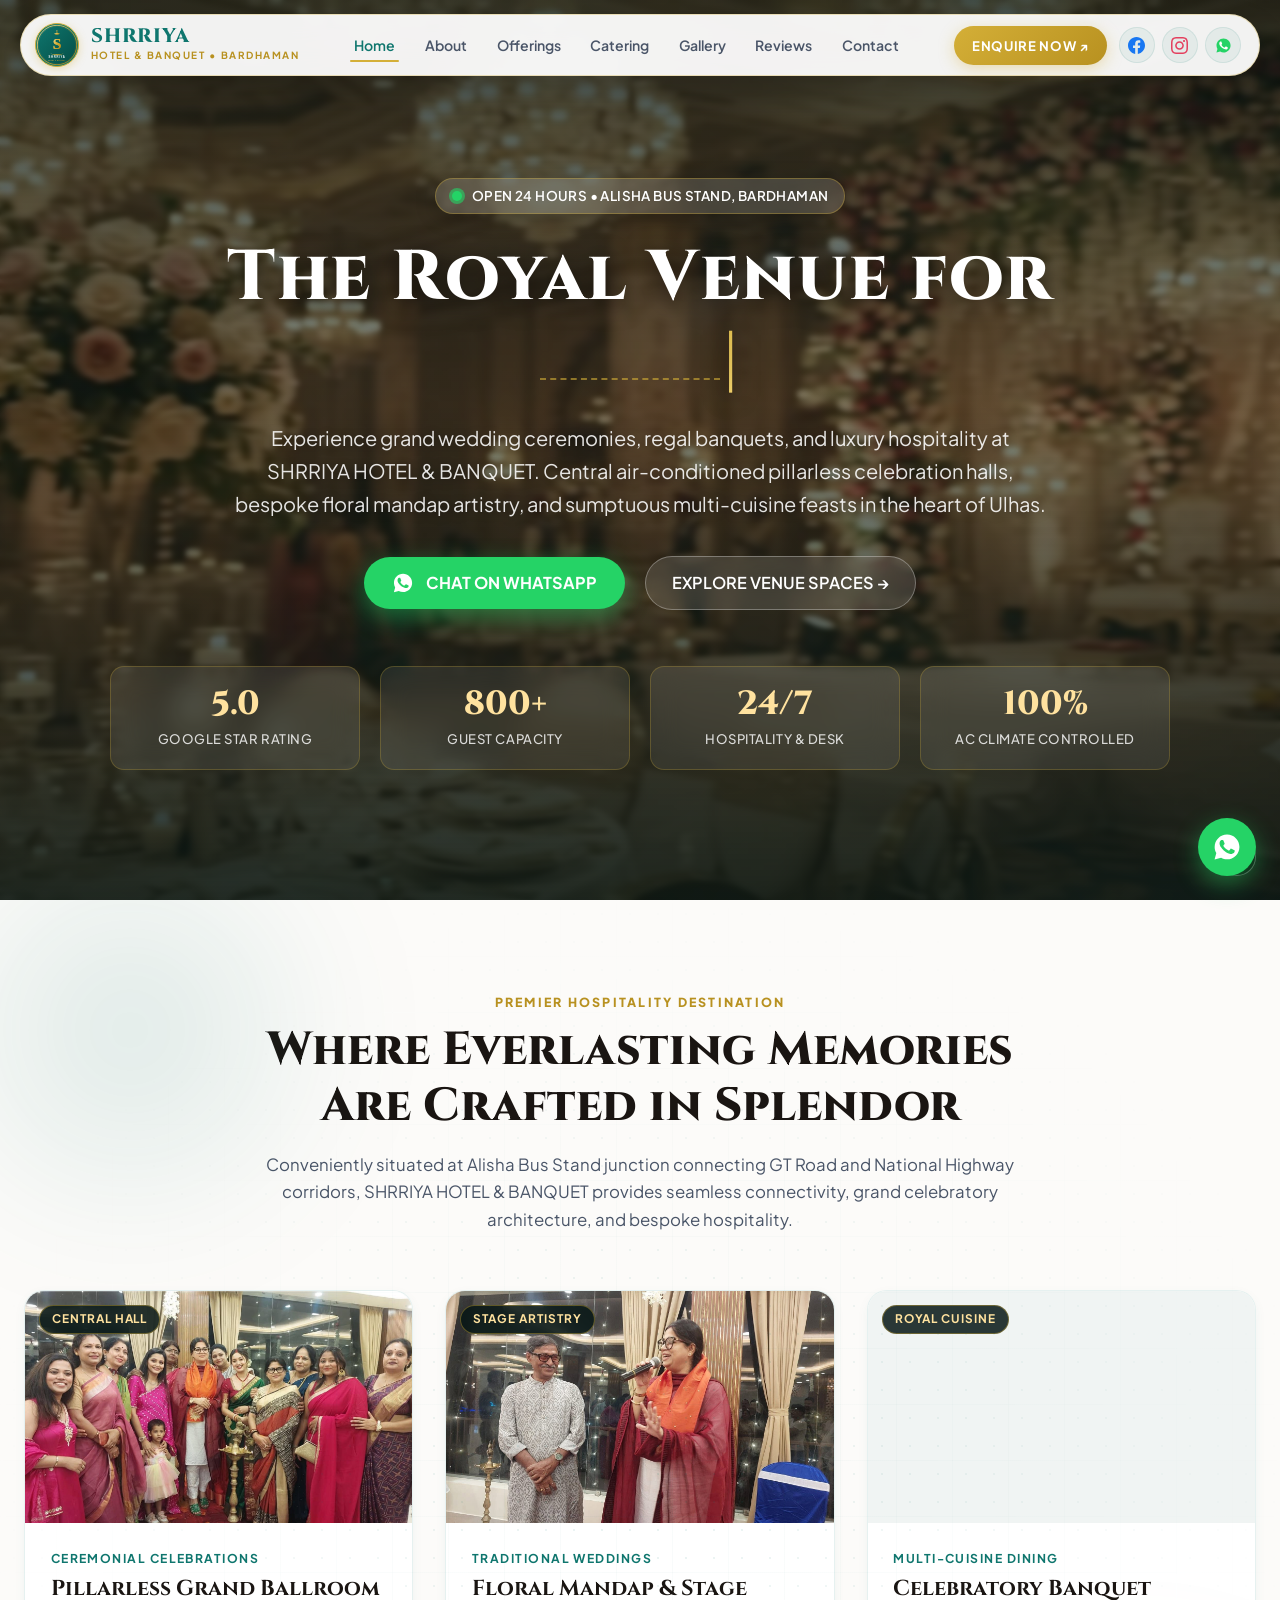
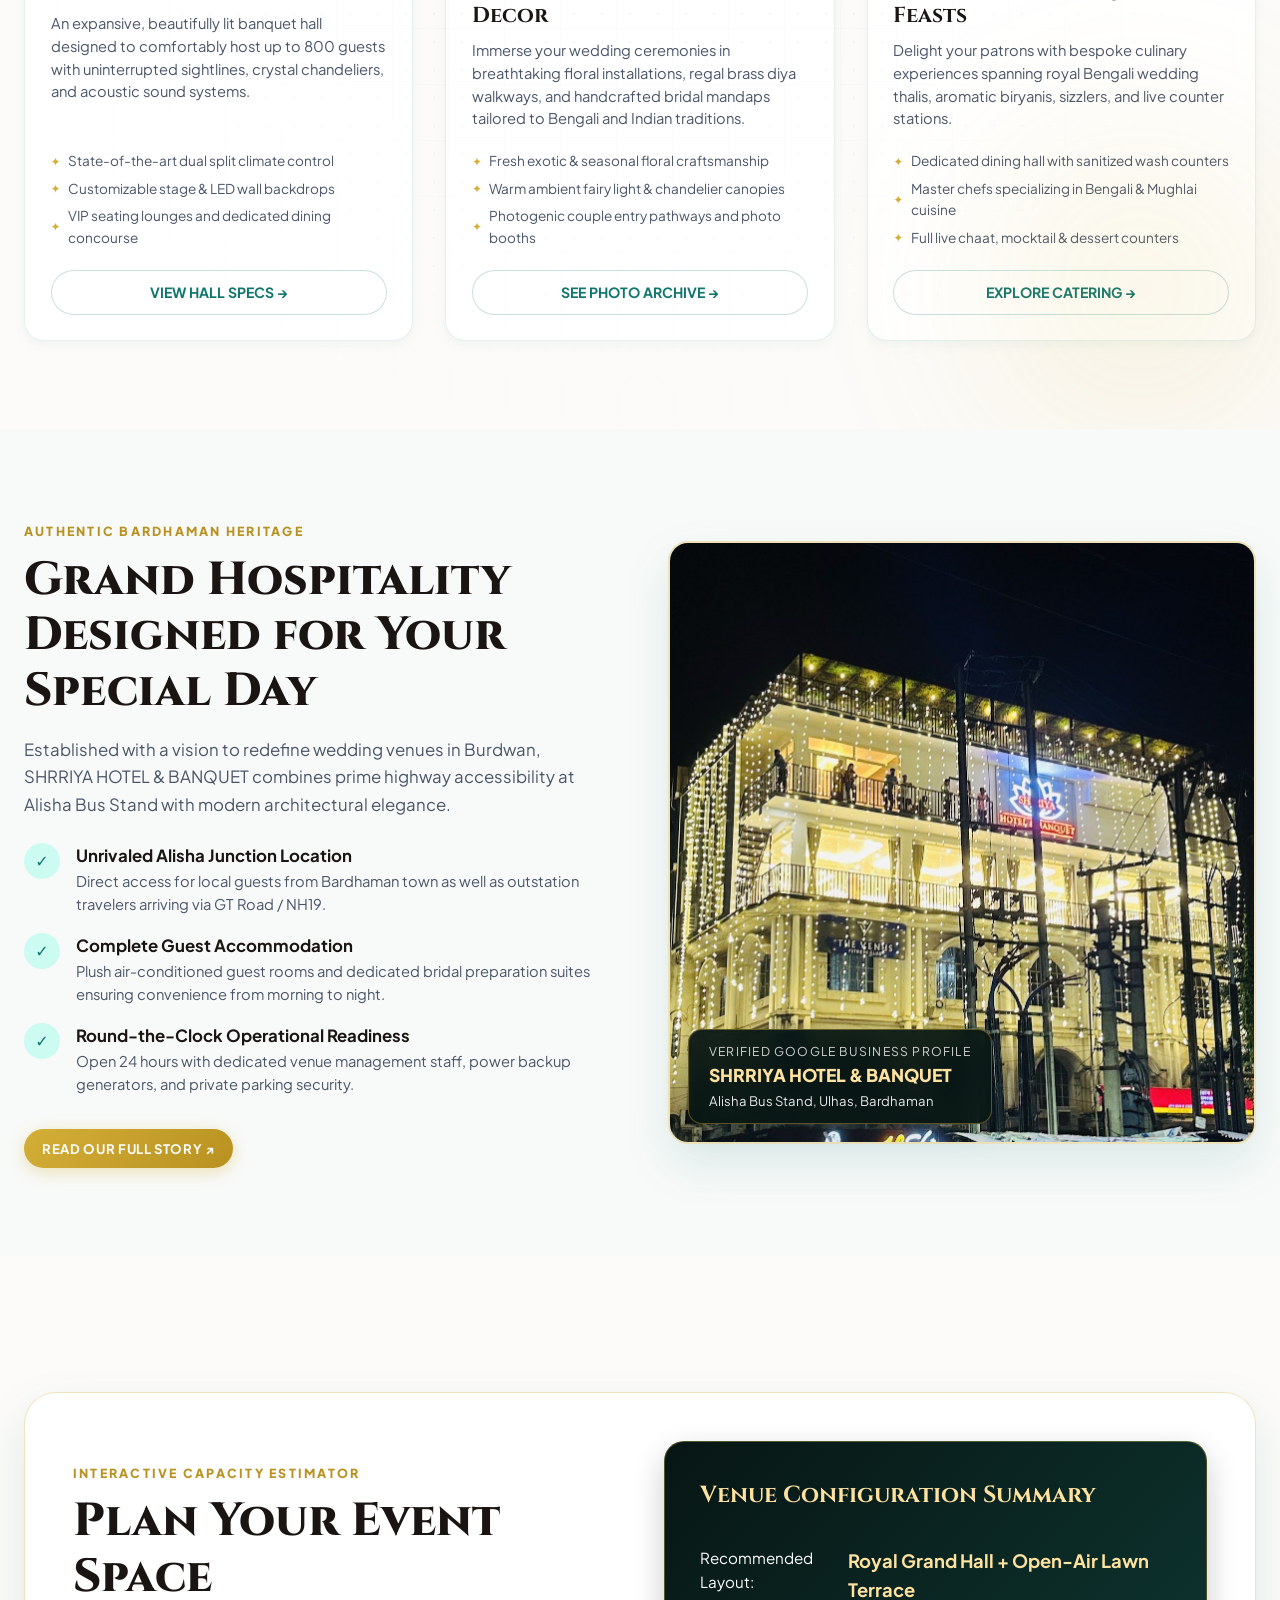
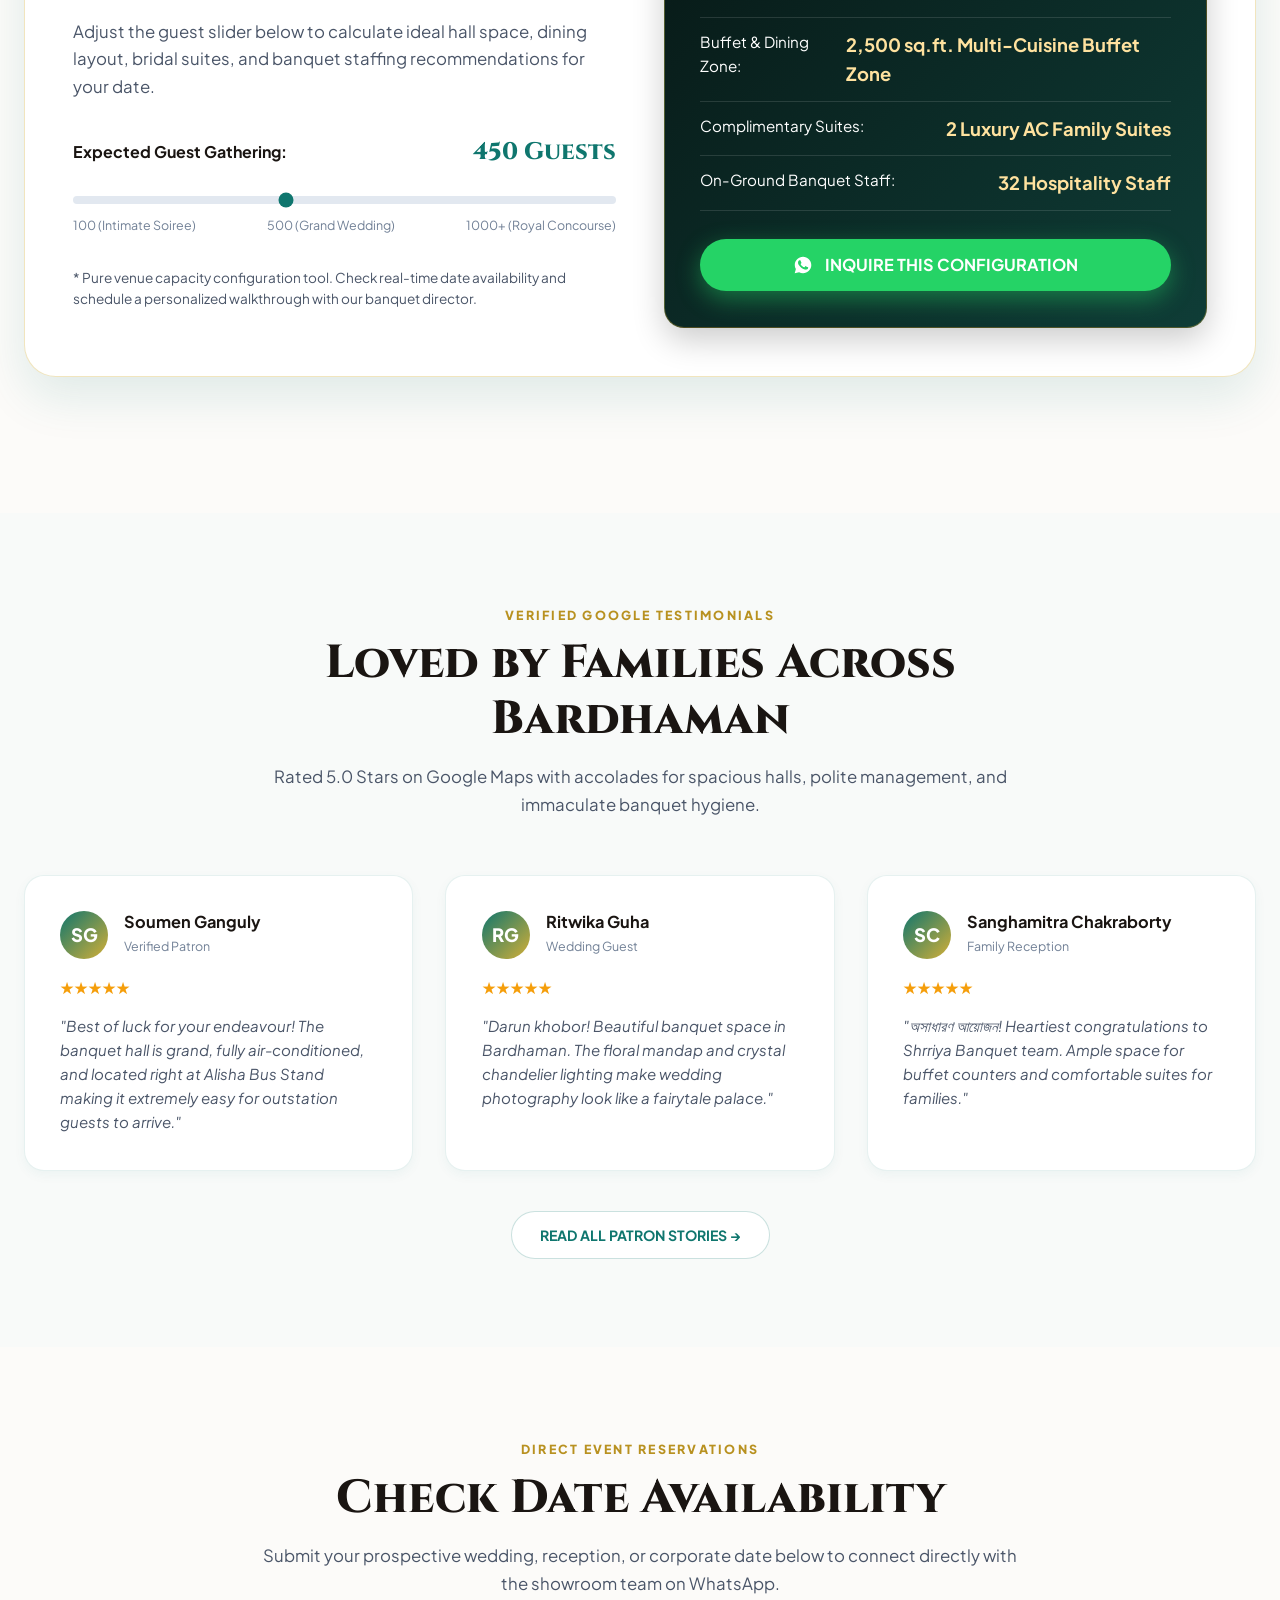
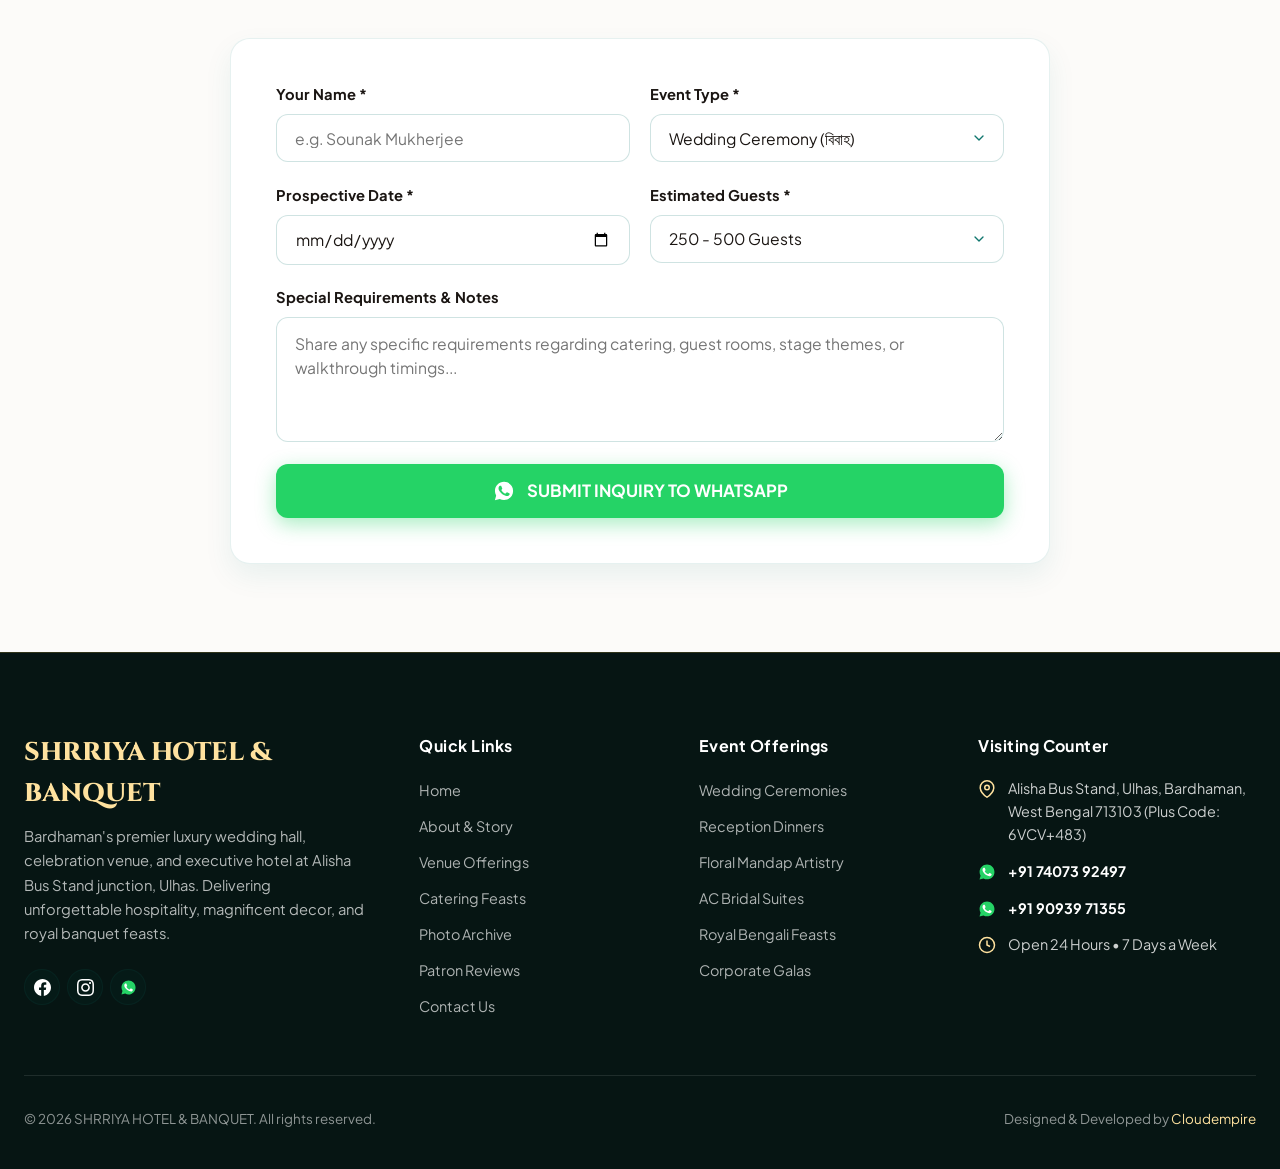
<file: index.html>
<!DOCTYPE html>
<html lang="en">
<head>
  <meta charset="UTF-8">
  <meta name="viewport" content="width=device-width, initial-scale=1.0">
  <title>SHRRIYA HOTEL & BANQUET — Premier Wedding & Luxury Banquet Destination in Bardhaman</title>
  <meta name="description" content="Welcome to SHRRIYA HOTEL & BANQUET at Alisha Bus Stand, Ulhas, Bardhaman. Luxury AC marriage hall, grand wedding receptions, executive suites, and royal multi-cuisine feasts.">
  
  <!-- Complete Favicon Suite (Mandate 15) -->
  <link rel="icon" type="image/svg+xml" href="assets/images/favicon.svg">
  <link rel="icon" type="image/png" sizes="32x32" href="assets/images/favicon-32x32.png">
  <link rel="shortcut icon" href="assets/images/favicon.ico">
  <link rel="apple-touch-icon" sizes="180x180" href="assets/images/apple-touch-icon.png">

  <!-- Design System CSS -->
  <link rel="stylesheet" href="assets/css/style.css">
</head>
<body>

  <!-- TheDivine Floating Pill Navbar (Mandates 3 & 11) -->
  <header class="site-header">
    <div class="header-inner">
      <a href="index.html" class="header-brand" aria-label="SHRRIYA HOTEL & BANQUET Home">
        <div class="brand-emblem-wrap">
          <img src="assets/images/logo.svg" alt="SHRRIYA Emblem" class="brand-emblem">
        </div>
        <div class="brand-text">
          <span class="brand-title">SHRRIYA</span>
          <span class="brand-sub">HOTEL &amp; BANQUET • BARDHAMAN</span>
        </div>
      </a>

      <!-- Center Nav Links: STRICT ONE-WORD LABELS, ZERO WRAP -->
      <ul class="nav-links">
        <li class="nav-item"><a href="index.html" class="nav-link active">Home</a></li>
        <li class="nav-item"><a href="about.html" class="nav-link">About</a></li>
        <li class="nav-item"><a href="offerings.html" class="nav-link">Offerings</a></li>
        <li class="nav-item"><a href="catering.html" class="nav-link">Catering</a></li>
        <li class="nav-item"><a href="gallery.html" class="nav-link">Gallery</a></li>
        <li class="nav-item"><a href="reviews.html" class="nav-link">Reviews</a></li>
        <li class="nav-item"><a href="contact.html" class="nav-link">Contact</a></li>
      </ul>

      <!-- Right Actions -->
      <div class="header-actions">
        <a href="contact.html" class="btn-cta-pill">ENQUIRE NOW ↗</a>
        <div class="social-circle-icons">
          <!-- Facebook -->
          <a href="https://www.facebook.com/61556567624550" target="_blank" rel="noopener noreferrer" class="social-circle-btn" aria-label="Official Facebook">
            <svg viewBox="0 0 24 24" fill="#1877F2"><path d="M24 12.073c0-6.627-5.373-12-12-12s-12 5.373-12 12c0 5.99 4.388 10.954 10.125 11.854v-8.385H7.078v-3.47h3.047V9.43c0-3.007 1.792-4.669 4.533-4.669 1.312 0 2.686.235 2.686.235v2.953H15.83c-1.491 0-1.956.925-1.956 1.874v2.25h3.328l-.532 3.47h-2.796v8.385C19.612 23.027 24 18.062 24 12.073z"/></svg>
          </a>
          <!-- Instagram -->
          <a href="https://www.instagram.com/reel/DeOyIjYOL1H/" target="_blank" rel="noopener noreferrer" class="social-circle-btn" aria-label="Official Instagram">
            <svg viewBox="0 0 24 24" fill="#E4405F"><path d="M12 2.163c3.204 0 3.584.012 4.85.07 3.252.148 4.771 1.691 4.919 4.919.058 1.265.069 1.645.069 4.849 0 3.205-.012 3.584-.069 4.849-.149 3.225-1.664 4.771-4.919 4.919-1.266.058-1.644.07-4.85.07-3.204 0-3.584-.012-4.849-.07-3.26-.149-4.771-1.699-4.919-4.92-.058-1.265-.07-1.644-.07-4.849 0-3.204.013-3.583.07-4.849.149-3.227 1.664-4.771 4.919-4.919 1.266-.057 1.645-.069 4.849-.069zm0-2.163c-3.259 0-3.667.014-4.947.072-4.358.2-6.78 2.618-6.98 6.98-.059 1.281-.073 1.689-.073 4.948 0 3.259.014 3.668.072 4.948.2 4.358 2.618 6.78 6.98 6.98 1.281.058 1.689.072 4.948.072 3.259 0 3.668-.014 4.948-.072 4.354-.2 6.782-2.618 6.979-6.98.059-1.28.073-1.689.073-4.948 0-3.259-.014-3.667-.072-4.947-.196-4.354-2.617-6.78-6.979-6.98-1.281-.059-1.69-.073-4.949-.073zm0 5.838c-3.403 0-6.162 2.759-6.162 6.162s2.759 6.163 6.162 6.163 6.162-2.759 6.162-6.163c0-3.403-2.759-6.162-6.162-6.162zm0 10.162c-2.209 0-4-1.79-4-4 0-2.209 1.791-4 4-4s4 1.791 4 4c0 2.21-1.791 4-4 4zm6.406-11.845c-.796 0-1.441.645-1.441 1.44s.645 1.44 1.441 1.44c.795 0 1.439-.645 1.439-1.44s-.644-1.44-1.439-1.44z"/></svg>
          </a>
          <!-- Official WhatsApp SVG (Green bubble, white handset on light header) -->
          <a href="https://wa.me/917407392497" target="_blank" rel="noopener noreferrer" class="social-circle-btn" aria-label="Official WhatsApp">
            <svg viewBox="0 0 24 24" fill="none"><path d="M12.04 2C6.58 2 2.13 6.45 2.13 11.91C2.13 13.66 2.59 15.36 3.45 16.86L2.05 22L7.3 20.62C8.75 21.41 10.38 21.83 12.04 21.83C17.5 21.83 21.95 17.38 21.95 11.92C21.95 6.46 17.5 2 12.04 2Z" fill="#25D366"/><path d="M17.52 14.33C17.22 14.18 15.75 13.45 15.48 13.35C15.21 13.25 15.01 13.2 14.81 13.5C14.61 13.8 14.04 14.47 13.86 14.67C13.69 14.87 13.51 14.9 13.21 14.75C12.91 14.6 11.95 14.28 10.82 13.27C9.94 12.49 9.34 11.52 9.17 11.22C9 10.92 9.15 10.76 9.3 10.61C9.44 10.48 9.61 10.25 9.76 10.08C9.91 9.91 9.96 9.78 10.06 9.58C10.16 9.38 10.11 9.21 10.03 9.06C9.96 8.91 9.36 7.43 9.11 6.83C8.87 6.25 8.62 6.33 8.44 6.32C8.27 6.31 8.07 6.31 7.87 6.31C7.67 6.31 7.35 6.38 7.07 6.68C6.8 6.98 6.03 7.7 6.03 9.17C6.03 10.64 7.1 12.06 7.25 12.26C7.4 12.46 9.35 15.47 12.34 16.76C13.05 17.07 13.61 17.26 14.05 17.4C14.77 17.63 15.42 17.6 15.94 17.52C16.52 17.43 17.72 16.79 17.97 16.09C18.22 15.39 18.22 14.8 18.14 14.67C18.07 14.55 17.82 14.48 17.52 14.33Z" fill="#FFFFFF"/></svg>
          </a>
        </div>
        <!-- Circular Mobile Toggle Button (inside bounds) -->
        <button class="mobile-toggle" aria-label="Toggle Navigation Menu">
          <span></span>
        </button>
      </div>
    </div>
  </header>

  <!-- Hero Video Section (Starting at top: 0, Mandates 10 & 11) -->
  <section class="hero-section">
    <div class="hero-video-wrap">
      <video class="hero-video" autoplay muted loop playsinline poster="assets/images/hero-poster.jpg">
        <source src="assets/videos/hero.mp4" type="video/mp4">
      </video>
    </div>
    <div class="hero-overlay"></div>

    <div class="hero-container">
      <!-- Consolidated Sleek Status Badge (Anti-Clutter Guarantee) -->
      <div class="hero-badge">
        <span class="live-beacon">
          <span class="live-beacon-core"></span>
          <span class="live-beacon-ring"></span>
        </span>
        <span>OPEN 24 HOURS • ALISHA BUS STAND, BARDHAMAN</span>
      </div>

      <!-- Headline with Typewriter Dynamic Text Animation (Mandate 16) -->
      <h1 class="hero-title">
        The Royal Venue for<br>
        <span class="title-accent"><span class="dynamic-typewriter">Bardhaman Weddings</span><span class="typewriter-cursor">|</span></span>
      </h1>

      <p class="hero-subtitle">
        Experience grand wedding ceremonies, regal banquets, and luxury hospitality at SHRRIYA HOTEL &amp; BANQUET. Central air-conditioned pillarless celebration halls, bespoke floral mandap artistry, and sumptuous multi-cuisine feasts in the heart of Ulhas.
      </p>

      <!-- Action Button Group -->
      <div class="hero-cta-group">
        <!-- Official WhatsApp High-Contrast: WHITE bubble + GREEN handset on green background -->
        <a href="https://wa.me/917407392497?text=Namaste%20Shrriya%20Hotel%20%26%20Banquet%2C%20I%20would%20like%20to%20enquire%20about%20booking%20your%20hall%20for%20an%20upcoming%20celebration." target="_blank" rel="noopener noreferrer" class="btn-hero-primary">
          <svg width="22" height="22" viewBox="0 0 24 24" fill="none"><path d="M12.04 2C6.58 2 2.13 6.45 2.13 11.91C2.13 13.66 2.59 15.36 3.45 16.86L2.05 22L7.3 20.62C8.75 21.41 10.38 21.83 12.04 21.83C17.5 21.83 21.95 17.38 21.95 11.92C21.95 6.46 17.5 2 12.04 2Z" fill="#FFFFFF"/><path d="M17.52 14.33C17.22 14.18 15.75 13.45 15.48 13.35C15.21 13.25 15.01 13.2 14.81 13.5C14.61 13.8 14.04 14.47 13.86 14.67C13.69 14.87 13.51 14.9 13.21 14.75C12.91 14.6 11.95 14.28 10.82 13.27C9.94 12.49 9.34 11.52 9.17 11.22C9 10.92 9.15 10.76 9.3 10.61C9.44 10.48 9.61 10.25 9.76 10.08C9.91 9.91 9.96 9.78 10.06 9.58C10.16 9.38 10.11 9.21 10.03 9.06C9.96 8.91 9.36 7.43 9.11 6.83C8.87 6.25 8.62 6.33 8.44 6.32C8.27 6.31 8.07 6.31 7.87 6.31C7.67 6.31 7.35 6.38 7.07 6.68C6.8 6.98 6.03 7.7 6.03 9.17C6.03 10.64 7.1 12.06 7.25 12.26C7.4 12.46 9.35 15.47 12.34 16.76C13.05 17.07 13.61 17.26 14.05 17.4C14.77 17.63 15.42 17.6 15.94 17.52C16.52 17.43 17.72 16.79 17.97 16.09C18.22 15.39 18.22 14.8 18.14 14.67C18.07 14.55 17.82 14.48 17.52 14.33Z" fill="#25D366"/></svg>
          <span>CHAT ON WHATSAPP</span>
        </a>
        <a href="offerings.html" class="btn-hero-secondary">
          <span>EXPLORE VENUE SPACES →</span>
        </a>
      </div>

      <!-- Telemetry Stats Grid (Fits Above Fold on Mobile, Mandate 11) -->
      <div class="hero-telemetry-grid">
        <div class="hero-stat-card">
          <div class="stat-number" data-target="5.0" data-decimal="true">5.0</div>
          <div class="stat-label">Google Star Rating</div>
        </div>
        <div class="hero-stat-card">
          <div class="stat-number" data-target="800" data-suffix="+">800+</div>
          <div class="stat-label">Guest Capacity</div>
        </div>
        <div class="hero-stat-card">
          <div class="stat-number" data-target="24" data-suffix="/7">24/7</div>
          <div class="stat-label">Hospitality &amp; Desk</div>
        </div>
        <div class="hero-stat-card">
          <div class="stat-number" data-target="100" data-suffix="%">100%</div>
          <div class="stat-label">AC Climate Controlled</div>
        </div>
      </div>
    </div>

    <!-- Pause/Play Video Control -->
    <button class="video-control-btn" aria-label="Pause Hero Video">
      <svg width="16" height="16" viewBox="0 0 24 24" fill="currentColor">
        <rect x="6" y="4" width="4" height="16"></rect>
        <rect x="14" y="4" width="4" height="16"></rect>
      </svg>
    </button>
  </section>

  <!-- Section 1: Venue Pillars & Grand Celebrations -->
  <section class="section">
    <div class="abstract-orb-container">
      <div class="abstract-orb abstract-orb-1"></div>
      <div class="abstract-orb abstract-orb-2"></div>
    </div>
    <div class="abstract-tech-grid"></div>

    <div class="section-header">
      <span class="section-tag">PREMIER HOSPITALITY DESTINATION</span>
      <h2 class="section-title">Where Everlasting Memories Are Crafted in Splendor</h2>
      <p class="section-desc">Conveniently situated at Alisha Bus Stand junction connecting GT Road and National Highway corridors, SHRRIYA HOTEL &amp; BANQUET provides seamless connectivity, grand celebratory architecture, and bespoke hospitality.</p>
    </div>

    <!-- 3 Teaser Feature Cards -->
    <div class="portfolio-grid">
      <div class="dish-card">
        <div class="dish-card-img-wrap">
          <img src="assets/images/banquet-grand-hall.jpg" alt="Grand Celebration Hall" class="dish-card-img" loading="lazy" decoding="async">
          <span class="dish-card-badge">CENTRAL HALL</span>
        </div>
        <div class="dish-card-body">
          <span class="dish-card-category">CEREMONIAL CELEBRATIONS</span>
          <h3 class="dish-card-title">Pillarless Grand Ballroom</h3>
          <p class="dish-card-desc">An expansive, beautifully lit banquet hall designed to comfortably host up to 800 guests with uninterrupted sightlines, crystal chandeliers, and acoustic sound systems.</p>
          <ul class="dish-card-highlights">
            <li>State-of-the-art dual split climate control</li>
            <li>Customizable stage &amp; LED wall backdrops</li>
            <li>VIP seating lounges and dedicated dining concourse</li>
          </ul>
          <a href="offerings.html" class="btn-card-inquire">VIEW HALL SPECS →</a>
        </div>
      </div>

      <div class="dish-card">
        <div class="dish-card-img-wrap">
          <img src="assets/images/banquet-stage-mandap.jpg" alt="Floral Stage Mandap" class="dish-card-img" loading="lazy" decoding="async">
          <span class="dish-card-badge">STAGE ARTISTRY</span>
        </div>
        <div class="dish-card-body">
          <span class="dish-card-category">TRADITIONAL WEDDINGS</span>
          <h3 class="dish-card-title">Floral Mandap &amp; Stage Decor</h3>
          <p class="dish-card-desc">Immerse your wedding ceremonies in breathtaking floral installations, regal brass diya walkways, and handcrafted bridal mandaps tailored to Bengali and Indian traditions.</p>
          <ul class="dish-card-highlights">
            <li>Fresh exotic &amp; seasonal floral craftsmanship</li>
            <li>Warm ambient fairy light &amp; chandelier canopies</li>
            <li>Photogenic couple entry pathways and photo booths</li>
          </ul>
          <a href="gallery.html" class="btn-card-inquire">SEE PHOTO ARCHIVE →</a>
        </div>
      </div>

      <div class="dish-card">
        <div class="dish-card-img-wrap">
          <img src="assets/images/banquet-celebration-dining.jpg" alt="Royal Catering & Feasts" class="dish-card-img" loading="lazy" decoding="async">
          <span class="dish-card-badge">ROYAL CUISINE</span>
        </div>
        <div class="dish-card-body">
          <span class="dish-card-category">MULTI-CUISINE DINING</span>
          <h3 class="dish-card-title">Celebratory Banquet Feasts</h3>
          <p class="dish-card-desc">Delight your patrons with bespoke culinary experiences spanning royal Bengali wedding thalis, aromatic biryanis, sizzlers, and live counter stations.</p>
          <ul class="dish-card-highlights">
            <li>Dedicated dining hall with sanitized wash counters</li>
            <li>Master chefs specializing in Bengali &amp; Mughlai cuisine</li>
            <li>Full live chaat, mocktail &amp; dessert counters</li>
          </ul>
          <a href="catering.html" class="btn-card-inquire">EXPLORE CATERING →</a>
        </div>
      </div>
    </div>
  </section>

  <!-- Section 2: Heritage Workshop & Genuine Front Showcase -->
  <section class="section-alt">
    <div class="section-inner">
      <div style="display: grid; grid-template-columns: 1fr 1fr; gap: 3.5rem; align-items: center;">
        <div>
          <span class="section-tag">AUTHENTIC BARDHAMAN HERITAGE</span>
          <h2 class="section-title">Grand Hospitality Designed for Your Special Day</h2>
          <p class="section-desc" style="margin-bottom: 1.5rem;">
            Established with a vision to redefine wedding venues in Burdwan, SHRRIYA HOTEL &amp; BANQUET combines prime highway accessibility at Alisha Bus Stand with modern architectural elegance.
          </p>
          <div style="display: flex; flex-direction: column; gap: 1rem; margin-bottom: 2rem;">
            <div style="display: flex; align-items: flex-start; gap: 1rem;">
              <div style="width: 36px; height: 36px; border-radius: 50%; background: var(--brand-teal-light); color: var(--brand-teal); display: flex; align-items: center; justify-content: center; font-weight: 800; flex-shrink: 0;">✓</div>
              <div>
                <strong style="color: var(--text-primary); font-size: 1.05rem;">Unrivaled Alisha Junction Location</strong>
                <p style="color: var(--text-secondary); font-size: 0.92rem;">Direct access for local guests from Bardhaman town as well as outstation travelers arriving via GT Road / NH19.</p>
              </div>
            </div>
            <div style="display: flex; align-items: flex-start; gap: 1rem;">
              <div style="width: 36px; height: 36px; border-radius: 50%; background: var(--brand-teal-light); color: var(--brand-teal); display: flex; align-items: center; justify-content: center; font-weight: 800; flex-shrink: 0;">✓</div>
              <div>
                <strong style="color: var(--text-primary); font-size: 1.05rem;">Complete Guest Accommodation</strong>
                <p style="color: var(--text-secondary); font-size: 0.92rem;">Plush air-conditioned guest rooms and dedicated bridal preparation suites ensuring convenience from morning to night.</p>
              </div>
            </div>
            <div style="display: flex; align-items: flex-start; gap: 1rem;">
              <div style="width: 36px; height: 36px; border-radius: 50%; background: var(--brand-teal-light); color: var(--brand-teal); display: flex; align-items: center; justify-content: center; font-weight: 800; flex-shrink: 0;">✓</div>
              <div>
                <strong style="color: var(--text-primary); font-size: 1.05rem;">Round-the-Clock Operational Readiness</strong>
                <p style="color: var(--text-secondary); font-size: 0.92rem;">Open 24 hours with dedicated venue management staff, power backup generators, and private parking security.</p>
              </div>
            </div>
          </div>
          <a href="about.html" class="btn-cta-pill" style="display: inline-flex;">READ OUR FULL STORY ↗</a>
        </div>

        <div style="position: relative;">
          <div style="border-radius: var(--radius-lg); overflow: hidden; border: 2px solid var(--border-gold); box-shadow: var(--shadow-lg);">
            <img src="assets/images/heritage-storefront.jpg" alt="SHRRIYA HOTEL & BANQUET Building & Front Entrance" style="width: 100%; height: auto; display: block;" loading="lazy" decoding="async">
          </div>
          <div style="position: absolute; bottom: 20px; left: 20px; background: rgba(7, 22, 20, 0.92); color: #FFE29F; padding: 12px 20px; border-radius: var(--radius-md); border: 1px solid rgba(212, 175, 55, 0.4); backdrop-filter: blur(10px); box-shadow: var(--shadow-md);">
            <div style="font-size: 0.76rem; text-transform: uppercase; letter-spacing: 0.1em; color: rgba(255, 255, 255, 0.8);">VERIFIED GOOGLE BUSINESS PROFILE</div>
            <div style="font-weight: 800; font-size: 1.1rem; color: #FFE29F;">SHRRIYA HOTEL &amp; BANQUET</div>
            <div style="font-size: 0.82rem; color: rgba(255, 255, 255, 0.9);">Alisha Bus Stand, Ulhas, Bardhaman</div>
          </div>
        </div>
      </div>
    </div>
  </section>

  <!-- Section 3: Interactive Guest Capacity & Banquet Calculator (Mandate 16) -->
  <section class="section">
    <div class="calculator-wrap">
      <div class="calc-grid">
        <div>
          <span class="section-tag">INTERACTIVE CAPACITY ESTIMATOR</span>
          <h2 class="section-title" style="margin-bottom: 0.75rem;">Plan Your Event Space</h2>
          <p class="section-desc" style="margin-bottom: 2rem;">Adjust the guest slider below to calculate ideal hall space, dining layout, bridal suites, and banquet staffing recommendations for your date.</p>

          <div class="calc-slider-box">
            <label for="guestSlider">
              <span>Expected Guest Gathering:</span>
              <span class="calc-slider-val" id="guestCountDisplay">450 Guests</span>
            </label>
            <input type="range" id="guestSlider" class="calc-range-input" min="100" max="1000" step="25" value="450">
            <div style="display: flex; justify-content: space-between; font-size: 0.78rem; color: var(--text-muted); margin-top: 6px;">
              <span>100 (Intimate Soiree)</span>
              <span>500 (Grand Wedding)</span>
              <span>1000+ (Royal Concourse)</span>
            </div>
          </div>

          <p style="font-size: 0.85rem; color: var(--text-secondary); line-height: 1.5;">
            * Pure venue capacity configuration tool. Check real-time date availability and schedule a personalized walkthrough with our banquet director.
          </p>
        </div>

        <div class="calc-result-card">
          <h4>Venue Configuration Summary</h4>
          <div class="calc-result-metric">
            <span>Recommended Layout:</span>
            <strong id="hallConfigDisplay">Royal Grand Hall + Open-Air Lawn Terrace</strong>
          </div>
          <div class="calc-result-metric">
            <span>Buffet &amp; Dining Zone:</span>
            <strong id="buffetAreaDisplay">2,500 sq.ft. Multi-Cuisine Zone</strong>
          </div>
          <div class="calc-result-metric">
            <span>Complimentary Suites:</span>
            <strong id="roomsDisplay">2 Luxury AC Family Suites</strong>
          </div>
          <div class="calc-result-metric">
            <span>On-Ground Banquet Staff:</span>
            <strong id="staffDisplay">32 Hospitality Staff</strong>
          </div>

          <div style="margin-top: 1.8rem;">
            <a id="calcWaBtn" href="https://wa.me/917407392497" target="_blank" rel="noopener noreferrer" class="btn-hero-primary" style="width: 100%;">
              <svg width="20" height="20" viewBox="0 0 24 24" fill="none"><path d="M12.04 2C6.58 2 2.13 6.45 2.13 11.91C2.13 13.66 2.59 15.36 3.45 16.86L2.05 22L7.3 20.62C8.75 21.41 10.38 21.83 12.04 21.83C17.5 21.83 21.95 17.38 21.95 11.92C21.95 6.46 17.5 2 12.04 2Z" fill="#FFFFFF"/><path d="M17.52 14.33C17.22 14.18 15.75 13.45 15.48 13.35C15.21 13.25 15.01 13.2 14.81 13.5C14.61 13.8 14.04 14.47 13.86 14.67C13.69 14.87 13.51 14.9 13.21 14.75C12.91 14.6 11.95 14.28 10.82 13.27C9.94 12.49 9.34 11.52 9.17 11.22C9 10.92 9.15 10.76 9.3 10.61C9.44 10.48 9.61 10.25 9.76 10.08C9.91 9.91 9.96 9.78 10.06 9.58C10.16 9.38 10.11 9.21 10.03 9.06C9.96 8.91 9.36 7.43 9.11 6.83C8.87 6.25 8.62 6.33 8.44 6.32C8.27 6.31 8.07 6.31 7.87 6.31C7.67 6.31 7.35 6.38 7.07 6.68C6.8 6.98 6.03 7.7 6.03 9.17C6.03 10.64 7.1 12.06 7.25 12.26C7.4 12.46 9.35 15.47 12.34 16.76C13.05 17.07 13.61 17.26 14.05 17.4C14.77 17.63 15.42 17.6 15.94 17.52C16.52 17.43 17.72 16.79 17.97 16.09C18.22 15.39 18.22 14.8 18.14 14.67C18.07 14.55 17.82 14.48 17.52 14.33Z" fill="#25D366"/></svg>
              <span>INQUIRE THIS CONFIGURATION</span>
            </a>
          </div>
        </div>
      </div>
    </div>
  </section>

  <!-- Section 4: Verified Patron Reviews Teaser -->
  <section class="section-alt">
    <div class="section-inner">
      <div class="section-header">
        <span class="section-tag">VERIFIED GOOGLE TESTIMONIALS</span>
        <h2 class="section-title">Loved by Families Across Bardhaman</h2>
        <p class="section-desc">Rated 5.0 Stars on Google Maps with accolades for spacious halls, polite management, and immaculate banquet hygiene.</p>
      </div>

      <div class="reviews-grid">
        <div class="review-card">
          <div class="review-header">
            <div class="review-avatar">SG</div>
            <div class="review-author-info">
              <h4>Soumen Ganguly</h4>
              <span class="review-date">Verified Patron</span>
            </div>
          </div>
          <div class="review-stars">★★★★★</div>
          <p class="review-quote">"Best of luck for your endeavour! The banquet hall is grand, fully air-conditioned, and located right at Alisha Bus Stand making it extremely easy for outstation guests to arrive."</p>
        </div>

        <div class="review-card">
          <div class="review-header">
            <div class="review-avatar">RG</div>
            <div class="review-author-info">
              <h4>Ritwika Guha</h4>
              <span class="review-date">Wedding Guest</span>
            </div>
          </div>
          <div class="review-stars">★★★★★</div>
          <p class="review-quote">"Darun khobor! Beautiful banquet space in Bardhaman. The floral mandap and crystal chandelier lighting make wedding photography look like a fairytale palace."</p>
        </div>

        <div class="review-card">
          <div class="review-header">
            <div class="review-avatar">SC</div>
            <div class="review-author-info">
              <h4>Sanghamitra Chakraborty</h4>
              <span class="review-date">Family Reception</span>
            </div>
          </div>
          <div class="review-stars">★★★★★</div>
          <p class="review-quote">"অসাধারণ আয়োজন! Heartiest congratulations to Shrriya Banquet team. Ample space for buffet counters and comfortable suites for families."</p>
        </div>
      </div>

      <div style="text-align: center; margin-top: 2.5rem;">
        <a href="reviews.html" class="btn-card-inquire" style="display: inline-flex; width: auto; padding: 12px 28px;">READ ALL PATRON STORIES →</a>
      </div>
    </div>
  </section>

  <!-- Section 5: Quick Venue Tour & Booking Intake (Mandate 6) -->
  <section class="section">
    <div style="max-width: 820px; margin: 0 auto;">
      <div class="section-header" style="margin-bottom: 2.5rem;">
        <span class="section-tag">DIRECT EVENT RESERVATIONS</span>
        <h2 class="section-title">Check Date Availability</h2>
        <p class="section-desc">Submit your prospective wedding, reception, or corporate date below to connect directly with the showroom team on WhatsApp.</p>
      </div>

      <div class="contact-form-card">
        <form class="inquiry-form">
          <div style="display: grid; grid-template-columns: 1fr 1fr; gap: 1.25rem;">
            <div class="form-group">
              <label>Your Name *</label>
              <input type="text" name="name" class="form-control" placeholder="e.g. Sounak Mukherjee" required>
            </div>
            <div class="form-group">
              <label>Event Type *</label>
              <select name="eventType" class="form-control" required>
                <option value="Wedding Ceremony">Wedding Ceremony (বিবাহ)</option>
                <option value="Wedding Reception">Wedding Reception (বৌভাত)</option>
                <option value="Anniversary Gala">Anniversary Gala</option>
                <option value="Thread Ceremony">Thread Ceremony (উপনয়ন)</option>
                <option value="Birthday Celebration">Birthday Celebration</option>
                <option value="Corporate Seminar">Corporate Seminar / Meeting</option>
              </select>
            </div>
          </div>

          <div style="display: grid; grid-template-columns: 1fr 1fr; gap: 1.25rem;">
            <div class="form-group">
              <label>Prospective Date *</label>
              <input type="date" name="eventDate" class="form-control" required>
            </div>
            <div class="form-group">
              <label>Estimated Guests *</label>
              <select name="guestCount" class="form-control" required>
                <option value="100 - 250 Guests">100 - 250 Guests</option>
                <option value="250 - 500 Guests" selected>250 - 500 Guests</option>
                <option value="500 - 800 Guests">500 - 800 Guests</option>
                <option value="800+ Guests">800+ Guests (Full Concourse)</option>
              </select>
            </div>
          </div>

          <div class="form-group">
            <label>Special Requirements &amp; Notes</label>
            <textarea name="message" class="form-control" placeholder="Share any specific requirements regarding catering, guest rooms, stage themes, or walkthrough timings..."></textarea>
          </div>

          <button type="submit" class="btn-form-submit">
            <svg width="22" height="22" viewBox="0 0 24 24" fill="none"><path d="M12.04 2C6.58 2 2.13 6.45 2.13 11.91C2.13 13.66 2.59 15.36 3.45 16.86L2.05 22L7.3 20.62C8.75 21.41 10.38 21.83 12.04 21.83C17.5 21.83 21.95 17.38 21.95 11.92C21.95 6.46 17.5 2 12.04 2Z" fill="#FFFFFF"/><path d="M17.52 14.33C17.22 14.18 15.75 13.45 15.48 13.35C15.21 13.25 15.01 13.2 14.81 13.5C14.61 13.8 14.04 14.47 13.86 14.67C13.69 14.87 13.51 14.9 13.21 14.75C12.91 14.6 11.95 14.28 10.82 13.27C9.94 12.49 9.34 11.52 9.17 11.22C9 10.92 9.15 10.76 9.3 10.61C9.44 10.48 9.61 10.25 9.76 10.08C9.91 9.91 9.96 9.78 10.06 9.58C10.16 9.38 10.11 9.21 10.03 9.06C9.96 8.91 9.36 7.43 9.11 6.83C8.87 6.25 8.62 6.33 8.44 6.32C8.27 6.31 8.07 6.31 7.87 6.31C7.67 6.31 7.35 6.38 7.07 6.68C6.8 6.98 6.03 7.7 6.03 9.17C6.03 10.64 7.1 12.06 7.25 12.26C7.4 12.46 9.35 15.47 12.34 16.76C13.05 17.07 13.61 17.26 14.05 17.4C14.77 17.63 15.42 17.6 15.94 17.52C16.52 17.43 17.72 16.79 17.97 16.09C18.22 15.39 18.22 14.8 18.14 14.67C18.07 14.55 17.82 14.48 17.52 14.33Z" fill="#25D366"/></svg>
            <span>SUBMIT INQUIRY TO WHATSAPP</span>
          </button>
        </form>
      </div>
    </div>
  </section>

  <!-- Site Footer (Mandates 4, 5, 203-206) -->
  <footer class="site-footer">
    <div class="footer-container">
      <div>
        <h4 class="footer-brand-title">SHRRIYA HOTEL &amp; BANQUET</h4>
        <p class="footer-desc">
          Bardhaman's premier luxury wedding hall, celebration venue, and executive hotel at Alisha Bus Stand junction, Ulhas. Delivering unforgettable hospitality, magnificent decor, and royal banquet feasts.
        </p>
        <div class="social-circle-icons">
          <!-- Facebook -->
          <a href="https://www.facebook.com/61556567624550" target="_blank" rel="noopener noreferrer" class="social-circle-btn" aria-label="Facebook">
            <svg viewBox="0 0 24 24" fill="#ffffff" width="16" height="16"><path d="M24 12.073c0-6.627-5.373-12-12-12s-12 5.373-12 12c0 5.99 4.388 10.954 10.125 11.854v-8.385H7.078v-3.47h3.047V9.43c0-3.007 1.792-4.669 4.533-4.669 1.312 0 2.686.235 2.686.235v2.953H15.83c-1.491 0-1.956.925-1.956 1.874v2.25h3.328l-.532 3.47h-2.796v8.385C19.612 23.027 24 18.062 24 12.073z"/></svg>
          </a>
          <!-- Instagram -->
          <a href="https://www.instagram.com/reel/DeOyIjYOL1H/" target="_blank" rel="noopener noreferrer" class="social-circle-btn" aria-label="Instagram">
            <svg viewBox="0 0 24 24" fill="#ffffff" width="16" height="16"><path d="M12 2.163c3.204 0 3.584.012 4.85.07 3.252.148 4.771 1.691 4.919 4.919.058 1.265.069 1.645.069 4.849 0 3.205-.012 3.584-.069 4.849-.149 3.225-1.664 4.771-4.919 4.919-1.266.058-1.644.07-4.85.07-3.204 0-3.584-.012-4.849-.07-3.26-.149-4.771-1.699-4.919-4.92-.058-1.265-.07-1.644-.07-4.849 0-3.204.013-3.583.07-4.849.149-3.227 1.664-4.771 4.919-4.919 1.266-.057 1.645-.069 4.849-.069zm0-2.163c-3.259 0-3.667.014-4.947.072-4.358.2-6.78 2.618-6.98 6.98-.059 1.281-.073 1.689-.073 4.948 0 3.259.014 3.668.072 4.948.2 4.358 2.618 6.78 6.98 6.98 1.281.058 1.689.072 4.948.072 3.259 0 3.668-.014 4.948-.072 4.354-.2 6.782-2.618 6.979-6.98.059-1.28.073-1.689.073-4.948 0-3.259-.014-3.667-.072-4.947-.196-4.354-2.617-6.78-6.979-6.98-1.281-.059-1.69-.073-4.949-.073zm0 5.838c-3.403 0-6.162 2.759-6.162 6.162s2.759 6.163 6.162 6.163 6.162-2.759 6.162-6.163c0-3.403-2.759-6.162-6.162-6.162zm0 10.162c-2.209 0-4-1.79-4-4 0-2.209 1.791-4 4-4s4 1.791 4 4c0 2.21-1.791 4-4 4zm6.406-11.845c-.796 0-1.441.645-1.441 1.44s.645 1.44 1.441 1.44c.795 0 1.439-.645 1.439-1.44s-.644-1.44-1.439-1.44z"/></svg>
          </a>
          <!-- WhatsApp -->
          <a href="https://wa.me/917407392497" target="_blank" rel="noopener noreferrer" class="social-circle-btn" aria-label="WhatsApp">
            <svg viewBox="0 0 24 24" fill="none" width="16" height="16"><path d="M12.04 2C6.58 2 2.13 6.45 2.13 11.91C2.13 13.66 2.59 15.36 3.45 16.86L2.05 22L7.3 20.62C8.75 21.41 10.38 21.83 12.04 21.83C17.5 21.83 21.95 17.38 21.95 11.92C21.95 6.46 17.5 2 12.04 2Z" fill="#25D366"/><path d="M17.52 14.33C17.22 14.18 15.75 13.45 15.48 13.35C15.21 13.25 15.01 13.2 14.81 13.5C14.61 13.8 14.04 14.47 13.86 14.67C13.69 14.87 13.51 14.9 13.21 14.75C12.91 14.6 11.95 14.28 10.82 13.27C9.94 12.49 9.34 11.52 9.17 11.22C9 10.92 9.15 10.76 9.3 10.61C9.44 10.48 9.61 10.25 9.76 10.08C9.91 9.91 9.96 9.78 10.06 9.58C10.16 9.38 10.11 9.21 10.03 9.06C9.96 8.91 9.36 7.43 9.11 6.83C8.87 6.25 8.62 6.33 8.44 6.32C8.27 6.31 8.07 6.31 7.87 6.31C7.67 6.31 7.35 6.38 7.07 6.68C6.8 6.98 6.03 7.7 6.03 9.17C6.03 10.64 7.1 12.06 7.25 12.26C7.4 12.46 9.35 15.47 12.34 16.76C13.05 17.07 13.61 17.26 14.05 17.4C14.77 17.63 15.42 17.6 15.94 17.52C16.52 17.43 17.72 16.79 17.97 16.09C18.22 15.39 18.22 14.8 18.14 14.67C18.07 14.55 17.82 14.48 17.52 14.33Z" fill="#FFFFFF"/></svg>
          </a>
        </div>
      </div>

      <div class="footer-col">
        <h5>Quick Links</h5>
        <ul class="footer-links">
          <li><a href="index.html">Home</a></li>
          <li><a href="about.html">About &amp; Story</a></li>
          <li><a href="offerings.html">Venue Offerings</a></li>
          <li><a href="catering.html">Catering Feasts</a></li>
          <li><a href="gallery.html">Photo Archive</a></li>
          <li><a href="reviews.html">Patron Reviews</a></li>
          <li><a href="contact.html">Contact Us</a></li>
        </ul>
      </div>

      <div class="footer-col">
        <h5>Event Offerings</h5>
        <ul class="footer-links">
          <li><a href="offerings.html">Wedding Ceremonies</a></li>
          <li><a href="offerings.html">Reception Dinners</a></li>
          <li><a href="offerings.html">Floral Mandap Artistry</a></li>
          <li><a href="offerings.html">AC Bridal Suites</a></li>
          <li><a href="catering.html">Royal Bengali Feasts</a></li>
          <li><a href="offerings.html">Corporate Galas</a></li>
        </ul>
      </div>

      <div class="footer-col">
        <h5>Visiting Counter</h5>
        <div class="footer-contact-item">
          <svg width="18" height="18" viewBox="0 0 24 24" fill="none" stroke="#FFE29F" stroke-width="2"><path d="M21 10c0 7-9 13-9 13s-9-6-9-13a9 9 0 0118 0z"/><circle cx="12" cy="10" r="3"/></svg>
          <span>Alisha Bus Stand, Ulhas, Bardhaman, West Bengal 713103 (Plus Code: 6VCV+483)</span>
        </div>
        
        <!-- Mandatory WhatsApp SVG Icon with Contact Numbers (Mandates 5 & 195) -->
        <div class="footer-contact-item">
          <svg width="18" height="18" viewBox="0 0 24 24" fill="none"><path d="M12.04 2C6.58 2 2.13 6.45 2.13 11.91C2.13 13.66 2.59 15.36 3.45 16.86L2.05 22L7.3 20.62C8.75 21.41 10.38 21.83 12.04 21.83C17.5 21.83 21.95 17.38 21.95 11.92C21.95 6.46 17.5 2 12.04 2Z" fill="#25D366"/><path d="M17.52 14.33C17.22 14.18 15.75 13.45 15.48 13.35C15.21 13.25 15.01 13.2 14.81 13.5C14.61 13.8 14.04 14.47 13.86 14.67C13.69 14.87 13.51 14.9 13.21 14.75C12.91 14.6 11.95 14.28 10.82 13.27C9.94 12.49 9.34 11.52 9.17 11.22C9 10.92 9.15 10.76 9.3 10.61C9.44 10.48 9.61 10.25 9.76 10.08C9.91 9.91 9.96 9.78 10.06 9.58C10.16 9.38 10.11 9.21 10.03 9.06C9.96 8.91 9.36 7.43 9.11 6.83C8.87 6.25 8.62 6.33 8.44 6.32C8.27 6.31 8.07 6.31 7.87 6.31C7.67 6.31 7.35 6.38 7.07 6.68C6.8 6.98 6.03 7.7 6.03 9.17C6.03 10.64 7.1 12.06 7.25 12.26C7.4 12.46 9.35 15.47 12.34 16.76C13.05 17.07 13.61 17.26 14.05 17.4C14.77 17.63 15.42 17.6 15.94 17.52C16.52 17.43 17.72 16.79 17.97 16.09C18.22 15.39 18.22 14.8 18.14 14.67C18.07 14.55 17.82 14.48 17.52 14.33Z" fill="#FFFFFF"/></svg>
          <a href="tel:+917407392497" style="color: #ffffff; font-weight: 700;">+91 74073 92497</a>
        </div>
        <div class="footer-contact-item">
          <svg width="18" height="18" viewBox="0 0 24 24" fill="none"><path d="M12.04 2C6.58 2 2.13 6.45 2.13 11.91C2.13 13.66 2.59 15.36 3.45 16.86L2.05 22L7.3 20.62C8.75 21.41 10.38 21.83 12.04 21.83C17.5 21.83 21.95 17.38 21.95 11.92C21.95 6.46 17.5 2 12.04 2Z" fill="#25D366"/><path d="M17.52 14.33C17.22 14.18 15.75 13.45 15.48 13.35C15.21 13.25 15.01 13.2 14.81 13.5C14.61 13.8 14.04 14.47 13.86 14.67C13.69 14.87 13.51 14.9 13.21 14.75C12.91 14.6 11.95 14.28 10.82 13.27C9.94 12.49 9.34 11.52 9.17 11.22C9 10.92 9.15 10.76 9.3 10.61C9.44 10.48 9.61 10.25 9.76 10.08C9.91 9.91 9.96 9.78 10.06 9.58C10.16 9.38 10.11 9.21 10.03 9.06C9.96 8.91 9.36 7.43 9.11 6.83C8.87 6.25 8.62 6.33 8.44 6.32C8.27 6.31 8.07 6.31 7.87 6.31C7.67 6.31 7.35 6.38 7.07 6.68C6.8 6.98 6.03 7.7 6.03 9.17C6.03 10.64 7.1 12.06 7.25 12.26C7.4 12.46 9.35 15.47 12.34 16.76C13.05 17.07 13.61 17.26 14.05 17.4C14.77 17.63 15.42 17.6 15.94 17.52C16.52 17.43 17.72 16.79 17.97 16.09C18.22 15.39 18.22 14.8 18.14 14.67C18.07 14.55 17.82 14.48 17.52 14.33Z" fill="#FFFFFF"/></svg>
          <a href="tel:+919093971355" style="color: #ffffff; font-weight: 700;">+91 90939 71355</a>
        </div>
        <div class="footer-contact-item">
          <svg width="18" height="18" viewBox="0 0 24 24" fill="none" stroke="#FFE29F" stroke-width="2"><circle cx="12" cy="12" r="10"/><polyline points="12 6 12 12 16 14"/></svg>
          <span>Open 24 Hours • 7 Days a Week</span>
        </div>
      </div>
    </div>

    <div class="footer-bottom">
      <div>© 2026 SHRRIYA HOTEL &amp; BANQUET. All rights reserved.</div>
      <div>Designed &amp; Developed by <a href="https://cloudempire.tech/" target="_blank" rel="noopener noreferrer">Cloudempire</a></div>
    </div>
  </footer>

  <!-- Floating High-Contrast WhatsApp Button (Mandates 5, 11) -->
  <a href="https://wa.me/917407392497?text=Hello%20Shrriya%20Hotel%20%26%20Banquet%2C%20I%20would%20like%20to%20inquire%20about%20event%20booking." target="_blank" rel="noopener noreferrer" class="floating-wa-btn" aria-label="Direct WhatsApp Inquiry">
    <svg width="30" height="30" viewBox="0 0 24 24" fill="none"><path d="M12.04 2C6.58 2 2.13 6.45 2.13 11.91C2.13 13.66 2.59 15.36 3.45 16.86L2.05 22L7.3 20.62C8.75 21.41 10.38 21.83 12.04 21.83C17.5 21.83 21.95 17.38 21.95 11.92C21.95 6.46 17.5 2 12.04 2Z" fill="#FFFFFF"/><path d="M17.52 14.33C17.22 14.18 15.75 13.45 15.48 13.35C15.21 13.25 15.01 13.2 14.81 13.5C14.61 13.8 14.04 14.47 13.86 14.67C13.69 14.87 13.51 14.9 13.21 14.75C12.91 14.6 11.95 14.28 10.82 13.27C9.94 12.49 9.34 11.52 9.17 11.22C9 10.92 9.15 10.76 9.3 10.61C9.44 10.48 9.61 10.25 9.76 10.08C9.91 9.91 9.96 9.78 10.06 9.58C10.16 9.38 10.11 9.21 10.03 9.06C9.96 8.91 9.36 7.43 9.11 6.83C8.87 6.25 8.62 6.33 8.44 6.32C8.27 6.31 8.07 6.31 7.87 6.31C7.67 6.31 7.35 6.38 7.07 6.68C6.8 6.98 6.03 7.7 6.03 9.17C6.03 10.64 7.1 12.06 7.25 12.26C7.4 12.46 9.35 15.47 12.34 16.76C13.05 17.07 13.61 17.26 14.05 17.4C14.77 17.63 15.42 17.6 15.94 17.52C16.52 17.43 17.72 16.79 17.97 16.09C18.22 15.39 18.22 14.8 18.14 14.67C18.07 14.55 17.82 14.48 17.52 14.33Z" fill="#25D366"/></svg>
  </a>

  <!-- Main JavaScript -->
  <script src="assets/js/main.js"></script>
</body>
</html>
</file>
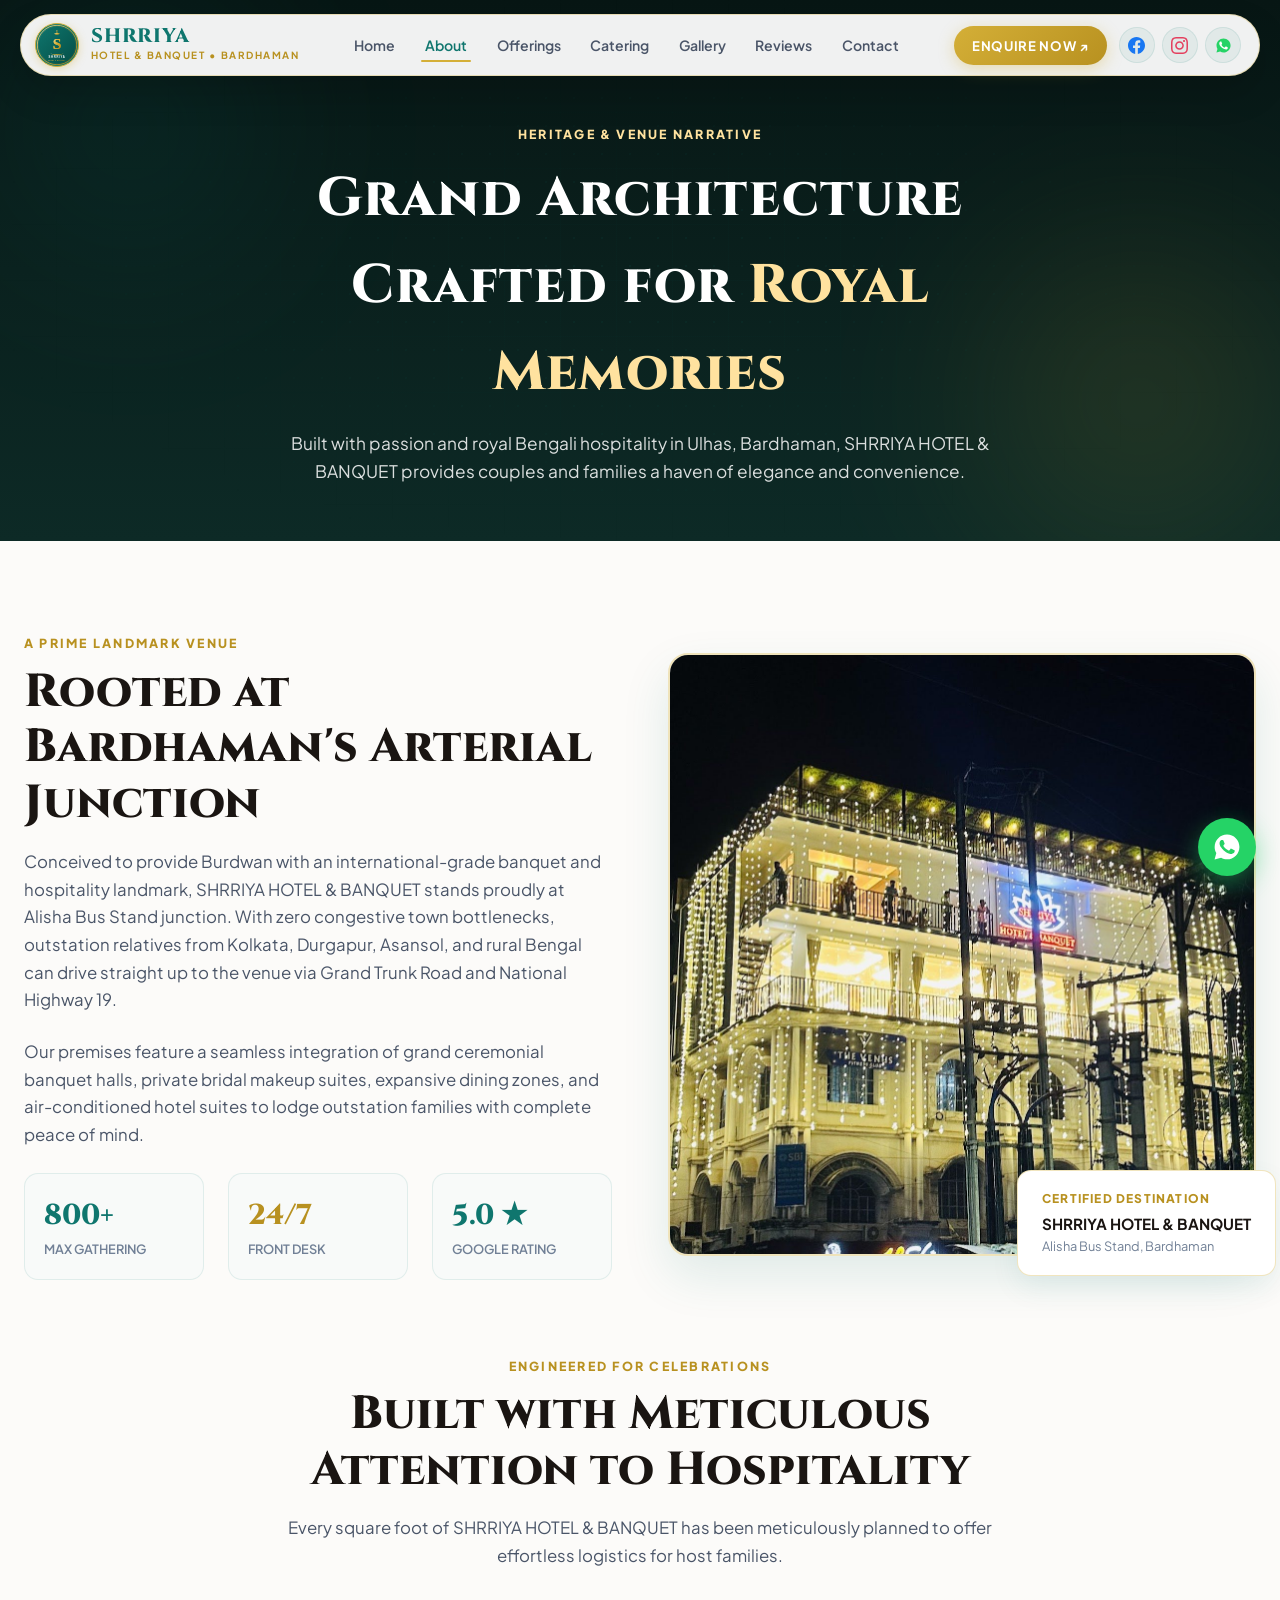
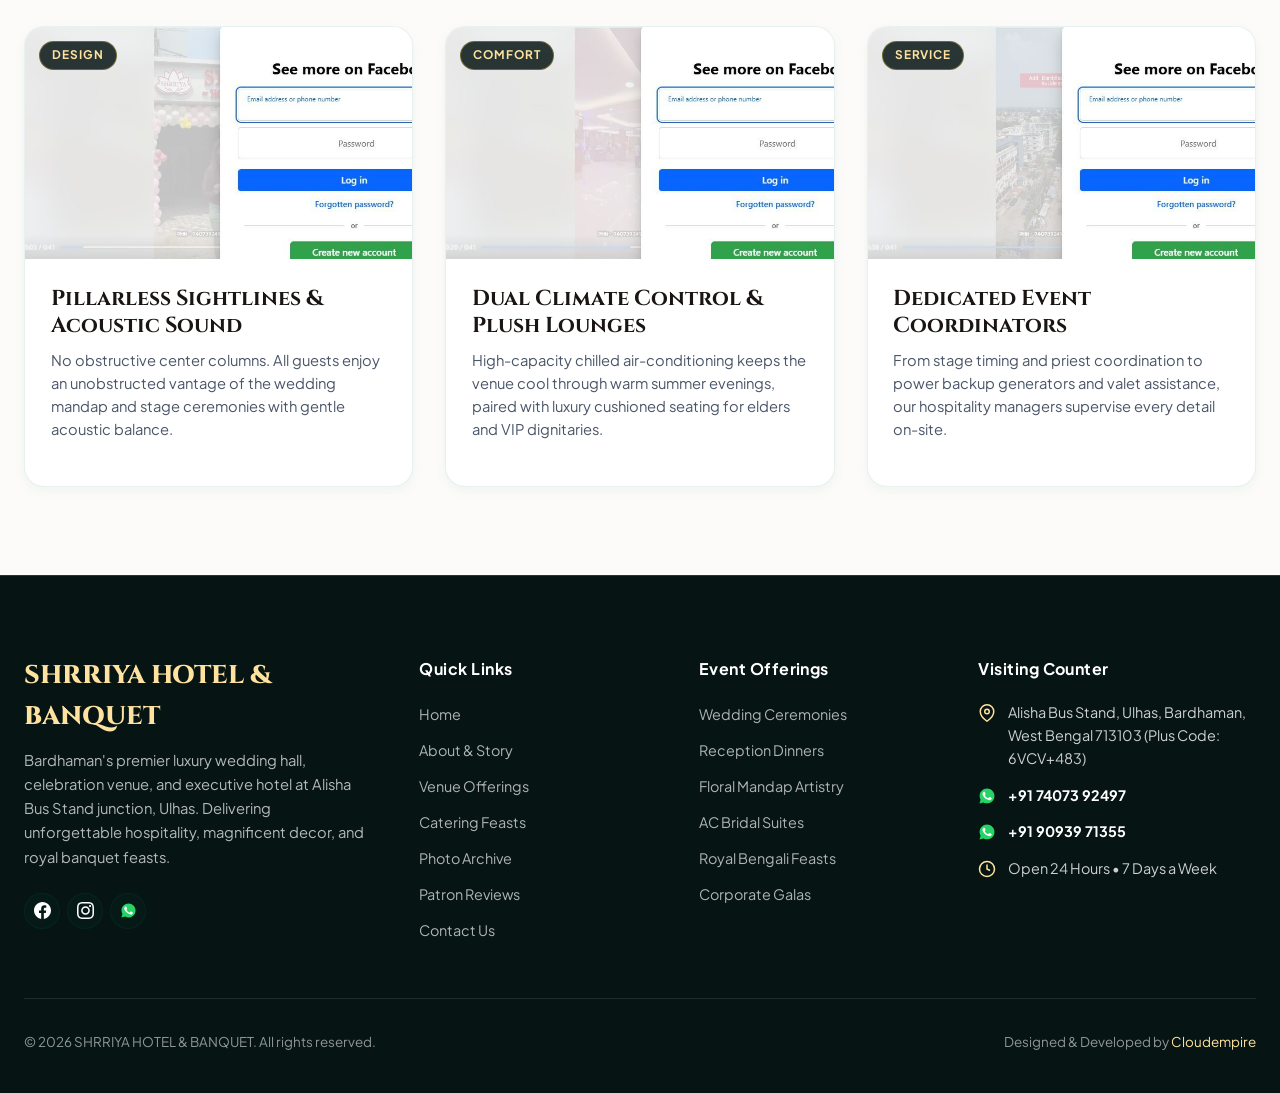
<file: about.html>
<!DOCTYPE html>
<html lang="en">
<head>
  <meta charset="UTF-8">
  <meta name="viewport" content="width=device-width, initial-scale=1.0">
  <title>About Us &amp; Heritage Story — SHRRIYA HOTEL &amp; BANQUET</title>
  <meta name="description" content="Discover the story and heritage behind SHRRIYA HOTEL & BANQUET in Bardhaman. Located at Alisha Bus Stand, offering world-class wedding banquet halls and luxury guest suites.">
  
  <!-- Complete Favicon Suite -->
  <link rel="icon" type="image/svg+xml" href="assets/images/favicon.svg">
  <link rel="icon" type="image/png" sizes="32x32" href="assets/images/favicon-32x32.png">
  <link rel="shortcut icon" href="assets/images/favicon.ico">
  <link rel="apple-touch-icon" sizes="180x180" href="assets/images/apple-touch-icon.png">

  <!-- Design System CSS -->
  <link rel="stylesheet" href="assets/css/style.css">
</head>
<body>

  <!-- TheDivine Floating Pill Navbar -->
  <header class="site-header">
    <div class="header-inner">
      <a href="index.html" class="header-brand" aria-label="SHRRIYA HOTEL & BANQUET Home">
        <div class="brand-emblem-wrap">
          <img src="assets/images/logo.svg" alt="SHRRIYA Emblem" class="brand-emblem">
        </div>
        <div class="brand-text">
          <span class="brand-title">SHRRIYA</span>
          <span class="brand-sub">HOTEL &amp; BANQUET • BARDHAMAN</span>
        </div>
      </a>

      <ul class="nav-links">
        <li class="nav-item"><a href="index.html" class="nav-link">Home</a></li>
        <li class="nav-item"><a href="about.html" class="nav-link active">About</a></li>
        <li class="nav-item"><a href="offerings.html" class="nav-link">Offerings</a></li>
        <li class="nav-item"><a href="catering.html" class="nav-link">Catering</a></li>
        <li class="nav-item"><a href="gallery.html" class="nav-link">Gallery</a></li>
        <li class="nav-item"><a href="reviews.html" class="nav-link">Reviews</a></li>
        <li class="nav-item"><a href="contact.html" class="nav-link">Contact</a></li>
      </ul>

      <div class="header-actions">
        <a href="contact.html" class="btn-cta-pill">ENQUIRE NOW ↗</a>
        <div class="social-circle-icons">
          <a href="https://www.facebook.com/61556567624550" target="_blank" rel="noopener noreferrer" class="social-circle-btn" aria-label="Facebook">
            <svg viewBox="0 0 24 24" fill="#1877F2"><path d="M24 12.073c0-6.627-5.373-12-12-12s-12 5.373-12 12c0 5.99 4.388 10.954 10.125 11.854v-8.385H7.078v-3.47h3.047V9.43c0-3.007 1.792-4.669 4.533-4.669 1.312 0 2.686.235 2.686.235v2.953H15.83c-1.491 0-1.956.925-1.956 1.874v2.25h3.328l-.532 3.47h-2.796v8.385C19.612 23.027 24 18.062 24 12.073z"/></svg>
          </a>
          <a href="https://www.instagram.com/reel/DeOyIjYOL1H/" target="_blank" rel="noopener noreferrer" class="social-circle-btn" aria-label="Instagram">
            <svg viewBox="0 0 24 24" fill="#E4405F"><path d="M12 2.163c3.204 0 3.584.012 4.85.07 3.252.148 4.771 1.691 4.919 4.919.058 1.265.069 1.645.069 4.849 0 3.205-.012 3.584-.069 4.849-.149 3.225-1.664 4.771-4.919 4.919-1.266.058-1.644.07-4.85.07-3.204 0-3.584-.012-4.849-.07-3.26-.149-4.771-1.699-4.919-4.92-.058-1.265-.07-1.644-.07-4.849 0-3.204.013-3.583.07-4.849.149-3.227 1.664-4.771 4.919-4.919 1.266-.057 1.645-.069 4.849-.069zm0-2.163c-3.259 0-3.667.014-4.947.072-4.358.2-6.78 2.618-6.98 6.98-.059 1.281-.073 1.689-.073 4.948 0 3.259.014 3.668.072 4.948.2 4.358 2.618 6.78 6.98 6.98 1.281.058 1.689.072 4.948.072 3.259 0 3.668-.014 4.948-.072 4.354-.2 6.782-2.618 6.979-6.98.059-1.28.073-1.689.073-4.948 0-3.259-.014-3.667-.072-4.947-.196-4.354-2.617-6.78-6.979-6.98-1.281-.059-1.69-.073-4.949-.073zm0 5.838c-3.403 0-6.162 2.759-6.162 6.162s2.759 6.163 6.162 6.163 6.162-2.759 6.162-6.163c0-3.403-2.759-6.162-6.162-6.162zm0 10.162c-2.209 0-4-1.79-4-4 0-2.209 1.791-4 4-4s4 1.791 4 4c0 2.21-1.791 4-4 4zm6.406-11.845c-.796 0-1.441.645-1.441 1.44s.645 1.44 1.441 1.44c.795 0 1.439-.645 1.439-1.44s-.644-1.44-1.439-1.44z"/></svg>
          </a>
          <a href="https://wa.me/917407392497" target="_blank" rel="noopener noreferrer" class="social-circle-btn" aria-label="WhatsApp">
            <svg viewBox="0 0 24 24" fill="none"><path d="M12.04 2C6.58 2 2.13 6.45 2.13 11.91C2.13 13.66 2.59 15.36 3.45 16.86L2.05 22L7.3 20.62C8.75 21.41 10.38 21.83 12.04 21.83C17.5 21.83 21.95 17.38 21.95 11.92C21.95 6.46 17.5 2 12.04 2Z" fill="#25D366"/><path d="M17.52 14.33C17.22 14.18 15.75 13.45 15.48 13.35C15.21 13.25 15.01 13.2 14.81 13.5C14.61 13.8 14.04 14.47 13.86 14.67C13.69 14.87 13.51 14.9 13.21 14.75C12.91 14.6 11.95 14.28 10.82 13.27C9.94 12.49 9.34 11.52 9.17 11.22C9 10.92 9.15 10.76 9.3 10.61C9.44 10.48 9.61 10.25 9.76 10.08C9.91 9.91 9.96 9.78 10.06 9.58C10.16 9.38 10.11 9.21 10.03 9.06C9.96 8.91 9.36 7.43 9.11 6.83C8.87 6.25 8.62 6.33 8.44 6.32C8.27 6.31 8.07 6.31 7.87 6.31C7.67 6.31 7.35 6.38 7.07 6.68C6.8 6.98 6.03 7.7 6.03 9.17C6.03 10.64 7.1 12.06 7.25 12.26C7.4 12.46 9.35 15.47 12.34 16.76C13.05 17.07 13.61 17.26 14.05 17.4C14.77 17.63 15.42 17.6 15.94 17.52C16.52 17.43 17.72 16.79 17.97 16.09C18.22 15.39 18.22 14.8 18.14 14.67C18.07 14.55 17.82 14.48 17.52 14.33Z" fill="#FFFFFF"/></svg>
          </a>
        </div>
        <button class="mobile-toggle" aria-label="Toggle Navigation Menu">
          <span></span>
        </button>
      </div>
    </div>
  </header>

  <!-- Subpage Banner -->
  <section class="subpage-banner">
    <div class="abstract-orb-container">
      <div class="abstract-orb abstract-orb-1"></div>
      <div class="abstract-orb abstract-orb-2"></div>
    </div>
    <div class="abstract-tech-grid"></div>

    <div style="position: relative; z-index: 2; max-width: 860px; margin: 0 auto;">
      <span class="section-tag" style="color: #FFE29F;">HERITAGE &amp; VENUE NARRATIVE</span>
      <h1>Grand Architecture Crafted for <span class="title-accent">Royal Memories</span></h1>
      <p>Built with passion and royal Bengali hospitality in Ulhas, Bardhaman, SHRRIYA HOTEL &amp; BANQUET provides couples and families a haven of elegance and convenience.</p>
    </div>
  </section>

  <!-- Heritage Workshop Centerpiece Section -->
  <section class="section">
    <div style="display: grid; grid-template-columns: 1fr 1fr; gap: 3.5rem; align-items: center; margin-bottom: 4.5rem;">
      <div>
        <span class="section-tag">A PRIME LANDMARK VENUE</span>
        <h2 class="section-title">Rooted at Bardhaman's Arterial Junction</h2>
        <p class="section-desc" style="margin-bottom: 1.5rem;">
          Conceived to provide Burdwan with an international-grade banquet and hospitality landmark, SHRRIYA HOTEL &amp; BANQUET stands proudly at Alisha Bus Stand junction. With zero congestive town bottlenecks, outstation relatives from Kolkata, Durgapur, Asansol, and rural Bengal can drive straight up to the venue via Grand Trunk Road and National Highway 19.
        </p>
        <p class="section-desc" style="margin-bottom: 1.5rem;">
          Our premises feature a seamless integration of grand ceremonial banquet halls, private bridal makeup suites, expansive dining zones, and air-conditioned hotel suites to lodge outstation families with complete peace of mind.
        </p>
        <div style="display: flex; gap: 1.5rem; flex-wrap: wrap;">
          <div style="background: var(--bg-surface-subtle); padding: 1.2rem; border-radius: var(--radius-md); border: 1px solid var(--border-light); flex: 1; min-width: 140px;">
            <div style="font-family: var(--font-serif); font-size: 1.8rem; font-weight: 800; color: var(--brand-teal);">800+</div>
            <div style="font-size: 0.8rem; text-transform: uppercase; color: var(--text-muted); font-weight: 600;">Max Gathering</div>
          </div>
          <div style="background: var(--bg-surface-subtle); padding: 1.2rem; border-radius: var(--radius-md); border: 1px solid var(--border-light); flex: 1; min-width: 140px;">
            <div style="font-family: var(--font-serif); font-size: 1.8rem; font-weight: 800; color: var(--brand-gold-dark);">24/7</div>
            <div style="font-size: 0.8rem; text-transform: uppercase; color: var(--text-muted); font-weight: 600;">Front Desk</div>
          </div>
          <div style="background: var(--bg-surface-subtle); padding: 1.2rem; border-radius: var(--radius-md); border: 1px solid var(--border-light); flex: 1; min-width: 140px;">
            <div style="font-family: var(--font-serif); font-size: 1.8rem; font-weight: 800; color: var(--brand-teal);">5.0 ★</div>
            <div style="font-size: 0.8rem; text-transform: uppercase; color: var(--text-muted); font-weight: 600;">Google Rating</div>
          </div>
        </div>
      </div>

      <div style="position: relative;">
        <div style="border-radius: var(--radius-lg); overflow: hidden; border: 2px solid var(--border-gold); box-shadow: var(--shadow-lg);">
          <img src="assets/images/heritage-storefront.jpg" alt="SHRRIYA HOTEL & BANQUET Authentic Storefront" style="width: 100%; height: auto; display: block;" loading="lazy" decoding="async">
        </div>
        <div class="storefront-floating-badge" style="position: absolute; bottom: -20px; right: -20px; background: #ffffff; padding: 18px 24px; border-radius: var(--radius-md); border: 1px solid var(--border-gold); box-shadow: var(--shadow-md); max-width: 260px;">
          <div style="color: var(--brand-gold-dark); font-weight: 800; font-size: 0.75rem; text-transform: uppercase; letter-spacing: 0.1em; margin-bottom: 4px;">CERTIFIED DESTINATION</div>
          <div style="font-size: 0.95rem; font-weight: 700; color: var(--text-primary);">SHRRIYA HOTEL &amp; BANQUET</div>
          <div style="font-size: 0.8rem; color: var(--text-muted);">Alisha Bus Stand, Bardhaman</div>
        </div>
      </div>
    </div>

    <!-- Architectural Pillars -->
    <div class="section-header">
      <span class="section-tag">ENGINEERED FOR CELEBRATIONS</span>
      <h2 class="section-title">Built with Meticulous Attention to Hospitality</h2>
      <p class="section-desc">Every square foot of SHRRIYA HOTEL &amp; BANQUET has been meticulously planned to offer effortless logistics for host families.</p>
    </div>

    <div class="portfolio-grid">
      <div class="dish-card">
        <div class="dish-card-img-wrap">
          <img src="assets/images/feature-hall-overview.jpg" alt="Acoustic Ceiling & Lighting" class="dish-card-img" loading="lazy" decoding="async">
          <span class="dish-card-badge">DESIGN</span>
        </div>
        <div class="dish-card-body">
          <h3 class="dish-card-title">Pillarless Sightlines &amp; Acoustic Sound</h3>
          <p class="dish-card-desc">No obstructive center columns. All guests enjoy an unobstructed vantage of the wedding mandap and stage ceremonies with gentle acoustic balance.</p>
        </div>
      </div>

      <div class="dish-card">
        <div class="dish-card-img-wrap">
          <img src="assets/images/feature-vip-seating.jpg" alt="VIP Seating Lounges" class="dish-card-img" loading="lazy" decoding="async">
          <span class="dish-card-badge">COMFORT</span>
        </div>
        <div class="dish-card-body">
          <h3 class="dish-card-title">Dual Climate Control &amp; Plush Lounges</h3>
          <p class="dish-card-desc">High-capacity chilled air-conditioning keeps the venue cool through warm summer evenings, paired with luxury cushioned seating for elders and VIP dignitaries.</p>
        </div>
      </div>

      <div class="dish-card">
        <div class="dish-card-img-wrap">
          <img src="assets/images/feature-welcome-counter.jpg" alt="24/7 Front Reception" class="dish-card-img" loading="lazy" decoding="async">
          <span class="dish-card-badge">SERVICE</span>
        </div>
        <div class="dish-card-body">
          <h3 class="dish-card-title">Dedicated Event Coordinators</h3>
          <p class="dish-card-desc">From stage timing and priest coordination to power backup generators and valet assistance, our hospitality managers supervise every detail on-site.</p>
        </div>
      </div>
    </div>
  </section>

  <!-- Site Footer -->
  <footer class="site-footer">
    <div class="footer-container">
      <div>
        <h4 class="footer-brand-title">SHRRIYA HOTEL &amp; BANQUET</h4>
        <p class="footer-desc">
          Bardhaman's premier luxury wedding hall, celebration venue, and executive hotel at Alisha Bus Stand junction, Ulhas. Delivering unforgettable hospitality, magnificent decor, and royal banquet feasts.
        </p>
        <div class="social-circle-icons">
          <a href="https://www.facebook.com/61556567624550" target="_blank" rel="noopener noreferrer" class="social-circle-btn" aria-label="Facebook">
            <svg viewBox="0 0 24 24" fill="#ffffff" width="16" height="16"><path d="M24 12.073c0-6.627-5.373-12-12-12s-12 5.373-12 12c0 5.99 4.388 10.954 10.125 11.854v-8.385H7.078v-3.47h3.047V9.43c0-3.007 1.792-4.669 4.533-4.669 1.312 0 2.686.235 2.686.235v2.953H15.83c-1.491 0-1.956.925-1.956 1.874v2.25h3.328l-.532 3.47h-2.796v8.385C19.612 23.027 24 18.062 24 12.073z"/></svg>
          </a>
          <a href="https://www.instagram.com/reel/DeOyIjYOL1H/" target="_blank" rel="noopener noreferrer" class="social-circle-btn" aria-label="Instagram">
            <svg viewBox="0 0 24 24" fill="#ffffff" width="16" height="16"><path d="M12 2.163c3.204 0 3.584.012 4.85.07 3.252.148 4.771 1.691 4.919 4.919.058 1.265.069 1.645.069 4.849 0 3.205-.012 3.584-.069 4.849-.149 3.225-1.664 4.771-4.919 4.919-1.266.058-1.644.07-4.85.07-3.204 0-3.584-.012-4.849-.07-3.26-.149-4.771-1.699-4.919-4.92-.058-1.265-.07-1.644-.07-4.849 0-3.204.013-3.583.07-4.849.149-3.227 1.664-4.771 4.919-4.919 1.266-.057 1.645-.069 4.849-.069zm0-2.163c-3.259 0-3.667.014-4.947.072-4.358.2-6.78 2.618-6.98 6.98-.059 1.281-.073 1.689-.073 4.948 0 3.259.014 3.668.072 4.948.2 4.358 2.618 6.78 6.98 6.98 1.281.058 1.689.072 4.948.072 3.259 0 3.668-.014 4.948-.072 4.354-.2 6.782-2.618 6.979-6.98.059-1.28.073-1.689.073-4.948 0-3.259-.014-3.667-.072-4.947-.196-4.354-2.617-6.78-6.979-6.98-1.281-.059-1.69-.073-4.949-.073zm0 5.838c-3.403 0-6.162 2.759-6.162 6.162s2.759 6.163 6.162 6.163 6.162-2.759 6.162-6.163c0-3.403-2.759-6.162-6.162-6.162zm0 10.162c-2.209 0-4-1.79-4-4 0-2.209 1.791-4 4-4s4 1.791 4 4c0 2.21-1.791 4-4 4zm6.406-11.845c-.796 0-1.441.645-1.441 1.44s.645 1.44 1.441 1.44c.795 0 1.439-.645 1.439-1.44s-.644-1.44-1.439-1.44z"/></svg>
          </a>
          <a href="https://wa.me/917407392497" target="_blank" rel="noopener noreferrer" class="social-circle-btn" aria-label="WhatsApp">
            <svg viewBox="0 0 24 24" fill="none" width="16" height="16"><path d="M12.04 2C6.58 2 2.13 6.45 2.13 11.91C2.13 13.66 2.59 15.36 3.45 16.86L2.05 22L7.3 20.62C8.75 21.41 10.38 21.83 12.04 21.83C17.5 21.83 21.95 17.38 21.95 11.92C21.95 6.46 17.5 2 12.04 2Z" fill="#25D366"/><path d="M17.52 14.33C17.22 14.18 15.75 13.45 15.48 13.35C15.21 13.25 15.01 13.2 14.81 13.5C14.61 13.8 14.04 14.47 13.86 14.67C13.69 14.87 13.51 14.9 13.21 14.75C12.91 14.6 11.95 14.28 10.82 13.27C9.94 12.49 9.34 11.52 9.17 11.22C9 10.92 9.15 10.76 9.3 10.61C9.44 10.48 9.61 10.25 9.76 10.08C9.91 9.91 9.96 9.78 10.06 9.58C10.16 9.38 10.11 9.21 10.03 9.06C9.96 8.91 9.36 7.43 9.11 6.83C8.87 6.25 8.62 6.33 8.44 6.32C8.27 6.31 8.07 6.31 7.87 6.31C7.67 6.31 7.35 6.38 7.07 6.68C6.8 6.98 6.03 7.7 6.03 9.17C6.03 10.64 7.1 12.06 7.25 12.26C7.4 12.46 9.35 15.47 12.34 16.76C13.05 17.07 13.61 17.26 14.05 17.4C14.77 17.63 15.42 17.6 15.94 17.52C16.52 17.43 17.72 16.79 17.97 16.09C18.22 15.39 18.22 14.8 18.14 14.67C18.07 14.55 17.82 14.48 17.52 14.33Z" fill="#FFFFFF"/></svg>
          </a>
        </div>
      </div>

      <div class="footer-col">
        <h5>Quick Links</h5>
        <ul class="footer-links">
          <li><a href="index.html">Home</a></li>
          <li><a href="about.html">About &amp; Story</a></li>
          <li><a href="offerings.html">Venue Offerings</a></li>
          <li><a href="catering.html">Catering Feasts</a></li>
          <li><a href="gallery.html">Photo Archive</a></li>
          <li><a href="reviews.html">Patron Reviews</a></li>
          <li><a href="contact.html">Contact Us</a></li>
        </ul>
      </div>

      <div class="footer-col">
        <h5>Event Offerings</h5>
        <ul class="footer-links">
          <li><a href="offerings.html">Wedding Ceremonies</a></li>
          <li><a href="offerings.html">Reception Dinners</a></li>
          <li><a href="offerings.html">Floral Mandap Artistry</a></li>
          <li><a href="offerings.html">AC Bridal Suites</a></li>
          <li><a href="catering.html">Royal Bengali Feasts</a></li>
          <li><a href="offerings.html">Corporate Galas</a></li>
        </ul>
      </div>

      <div class="footer-col">
        <h5>Visiting Counter</h5>
        <div class="footer-contact-item">
          <svg width="18" height="18" viewBox="0 0 24 24" fill="none" stroke="#FFE29F" stroke-width="2"><path d="M21 10c0 7-9 13-9 13s-9-6-9-13a9 9 0 0118 0z"/><circle cx="12" cy="10" r="3"/></svg>
          <span>Alisha Bus Stand, Ulhas, Bardhaman, West Bengal 713103 (Plus Code: 6VCV+483)</span>
        </div>
        <div class="footer-contact-item">
          <svg width="18" height="18" viewBox="0 0 24 24" fill="none"><path d="M12.04 2C6.58 2 2.13 6.45 2.13 11.91C2.13 13.66 2.59 15.36 3.45 16.86L2.05 22L7.3 20.62C8.75 21.41 10.38 21.83 12.04 21.83C17.5 21.83 21.95 17.38 21.95 11.92C21.95 6.46 17.5 2 12.04 2Z" fill="#25D366"/><path d="M17.52 14.33C17.22 14.18 15.75 13.45 15.48 13.35C15.21 13.25 15.01 13.2 14.81 13.5C14.61 13.8 14.04 14.47 13.86 14.67C13.69 14.87 13.51 14.9 13.21 14.75C12.91 14.6 11.95 14.28 10.82 13.27C9.94 12.49 9.34 11.52 9.17 11.22C9 10.92 9.15 10.76 9.3 10.61C9.44 10.48 9.61 10.25 9.76 10.08C9.91 9.91 9.96 9.78 10.06 9.58C10.16 9.38 10.11 9.21 10.03 9.06C9.96 8.91 9.36 7.43 9.11 6.83C8.87 6.25 8.62 6.33 8.44 6.32C8.27 6.31 8.07 6.31 7.87 6.31C7.67 6.31 7.35 6.38 7.07 6.68C6.8 6.98 6.03 7.7 6.03 9.17C6.03 10.64 7.1 12.06 7.25 12.26C7.4 12.46 9.35 15.47 12.34 16.76C13.05 17.07 13.61 17.26 14.05 17.4C14.77 17.63 15.42 17.6 15.94 17.52C16.52 17.43 17.72 16.79 17.97 16.09C18.22 15.39 18.22 14.8 18.14 14.67C18.07 14.55 17.82 14.48 17.52 14.33Z" fill="#FFFFFF"/></svg>
          <a href="tel:+917407392497" style="color: #ffffff; font-weight: 700;">+91 74073 92497</a>
        </div>
        <div class="footer-contact-item">
          <svg width="18" height="18" viewBox="0 0 24 24" fill="none"><path d="M12.04 2C6.58 2 2.13 6.45 2.13 11.91C2.13 13.66 2.59 15.36 3.45 16.86L2.05 22L7.3 20.62C8.75 21.41 10.38 21.83 12.04 21.83C17.5 21.83 21.95 17.38 21.95 11.92C21.95 6.46 17.5 2 12.04 2Z" fill="#25D366"/><path d="M17.52 14.33C17.22 14.18 15.75 13.45 15.48 13.35C15.21 13.25 15.01 13.2 14.81 13.5C14.61 13.8 14.04 14.47 13.86 14.67C13.69 14.87 13.51 14.9 13.21 14.75C12.91 14.6 11.95 14.28 10.82 13.27C9.94 12.49 9.34 11.52 9.17 11.22C9 10.92 9.15 10.76 9.3 10.61C9.44 10.48 9.61 10.25 9.76 10.08C9.91 9.91 9.96 9.78 10.06 9.58C10.16 9.38 10.11 9.21 10.03 9.06C9.96 8.91 9.36 7.43 9.11 6.83C8.87 6.25 8.62 6.33 8.44 6.32C8.27 6.31 8.07 6.31 7.87 6.31C7.67 6.31 7.35 6.38 7.07 6.68C6.8 6.98 6.03 7.7 6.03 9.17C6.03 10.64 7.1 12.06 7.25 12.26C7.4 12.46 9.35 15.47 12.34 16.76C13.05 17.07 13.61 17.26 14.05 17.4C14.77 17.63 15.42 17.6 15.94 17.52C16.52 17.43 17.72 16.79 17.97 16.09C18.22 15.39 18.22 14.8 18.14 14.67C18.07 14.55 17.82 14.48 17.52 14.33Z" fill="#FFFFFF"/></svg>
          <a href="tel:+919093971355" style="color: #ffffff; font-weight: 700;">+91 90939 71355</a>
        </div>
        <div class="footer-contact-item">
          <svg width="18" height="18" viewBox="0 0 24 24" fill="none" stroke="#FFE29F" stroke-width="2"><circle cx="12" cy="12" r="10"/><polyline points="12 6 12 12 16 14"/></svg>
          <span>Open 24 Hours • 7 Days a Week</span>
        </div>
      </div>
    </div>

    <div class="footer-bottom">
      <div>© 2026 SHRRIYA HOTEL &amp; BANQUET. All rights reserved.</div>
      <div>Designed &amp; Developed by <a href="https://cloudempire.tech/" target="_blank" rel="noopener noreferrer">Cloudempire</a></div>
    </div>
  </footer>

  <!-- Floating WhatsApp Button -->
  <a href="https://wa.me/917407392497?text=Hello%20Shrriya%20Hotel%20%26%20Banquet%2C%20I%20would%20like%20to%20inquire%20about%20event%20booking." target="_blank" rel="noopener noreferrer" class="floating-wa-btn" aria-label="Direct WhatsApp Inquiry">
    <svg width="30" height="30" viewBox="0 0 24 24" fill="none"><path d="M12.04 2C6.58 2 2.13 6.45 2.13 11.91C2.13 13.66 2.59 15.36 3.45 16.86L2.05 22L7.3 20.62C8.75 21.41 10.38 21.83 12.04 21.83C17.5 21.83 21.95 17.38 21.95 11.92C21.95 6.46 17.5 2 12.04 2Z" fill="#FFFFFF"/><path d="M17.52 14.33C17.22 14.18 15.75 13.45 15.48 13.35C15.21 13.25 15.01 13.2 14.81 13.5C14.61 13.8 14.04 14.47 13.86 14.67C13.69 14.87 13.51 14.9 13.21 14.75C12.91 14.6 11.95 14.28 10.82 13.27C9.94 12.49 9.34 11.52 9.17 11.22C9 10.92 9.15 10.76 9.3 10.61C9.44 10.48 9.61 10.25 9.76 10.08C9.91 9.91 9.96 9.78 10.06 9.58C10.16 9.38 10.11 9.21 10.03 9.06C9.96 8.91 9.36 7.43 9.11 6.83C8.87 6.25 8.62 6.33 8.44 6.32C8.27 6.31 8.07 6.31 7.87 6.31C7.67 6.31 7.35 6.38 7.07 6.68C6.8 6.98 6.03 7.7 6.03 9.17C6.03 10.64 7.1 12.06 7.25 12.26C7.4 12.46 9.35 15.47 12.34 16.76C13.05 17.07 13.61 17.26 14.05 17.4C14.77 17.63 15.42 17.6 15.94 17.52C16.52 17.43 17.72 16.79 17.97 16.09C18.22 15.39 18.22 14.8 18.14 14.67C18.07 14.55 17.82 14.48 17.52 14.33Z" fill="#25D366"/></svg>
  </a>

  <script src="assets/js/main.js"></script>
</body>
</html>
</file>
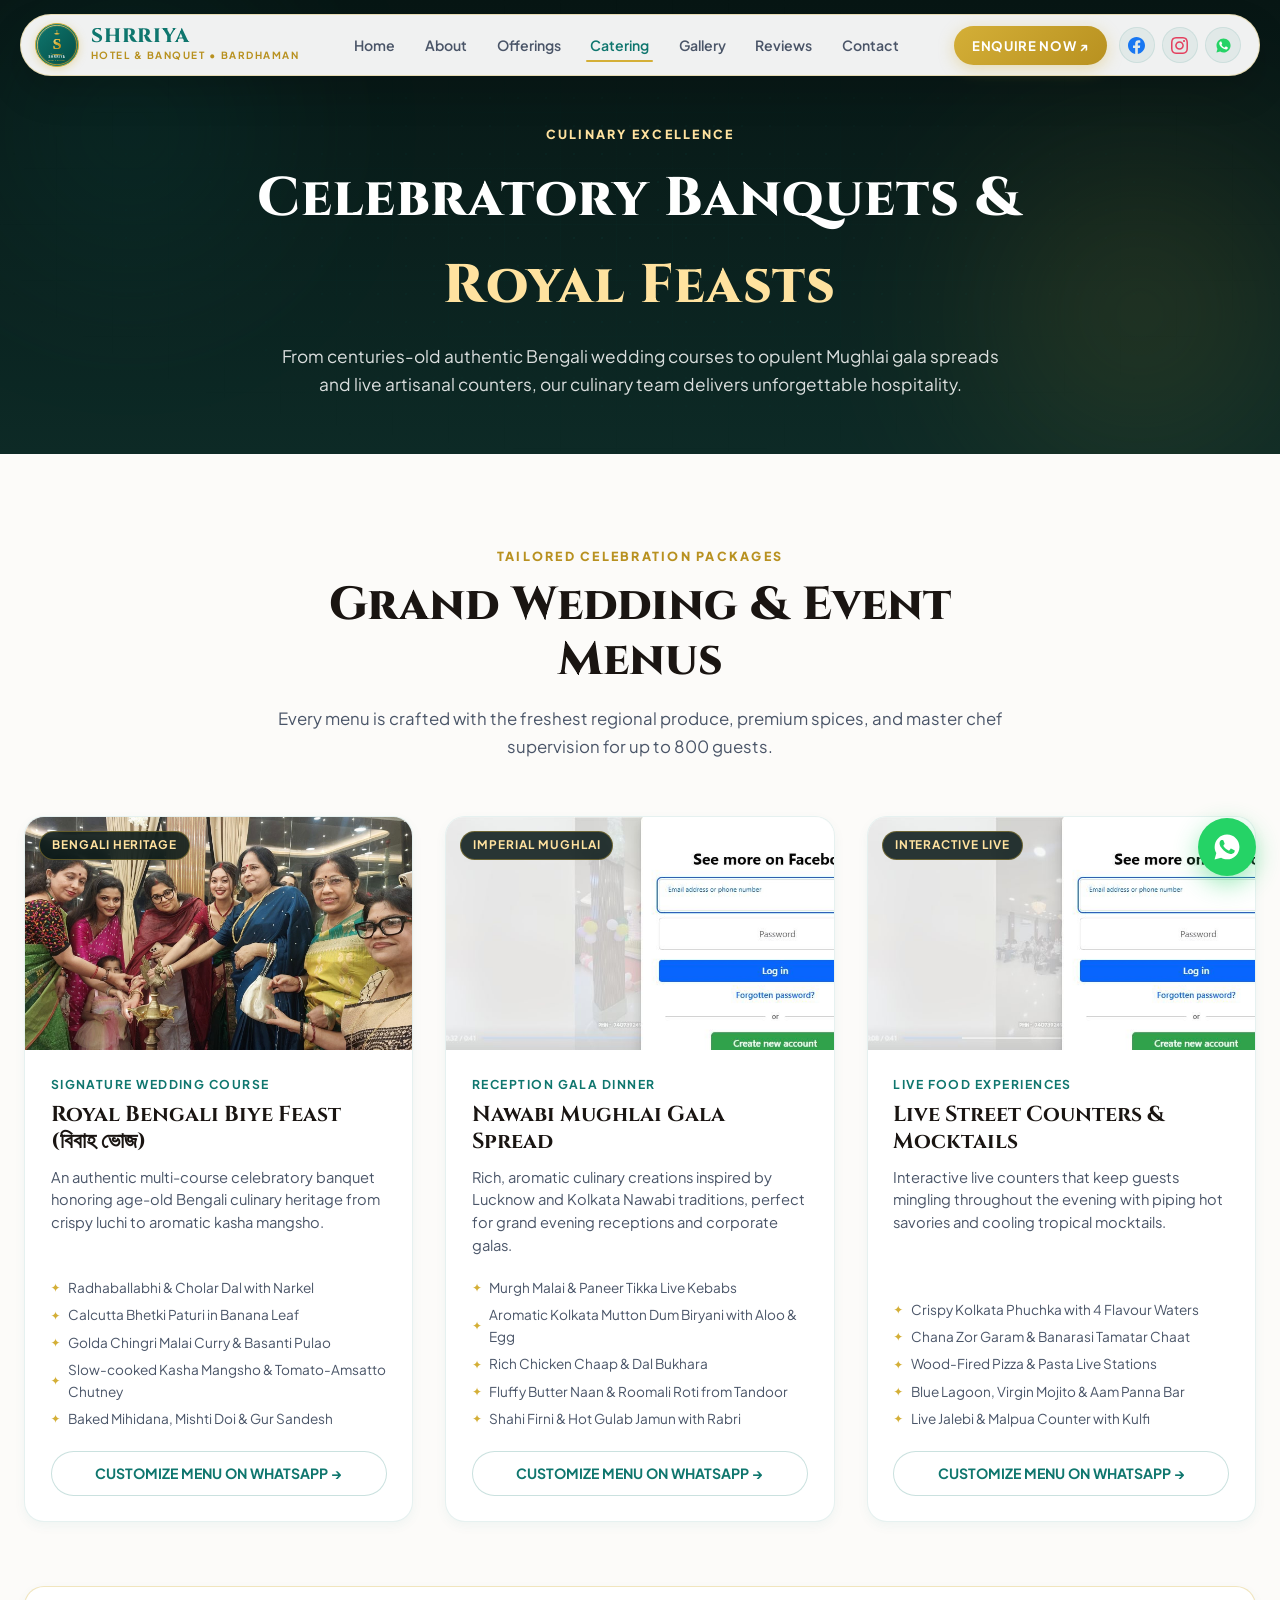
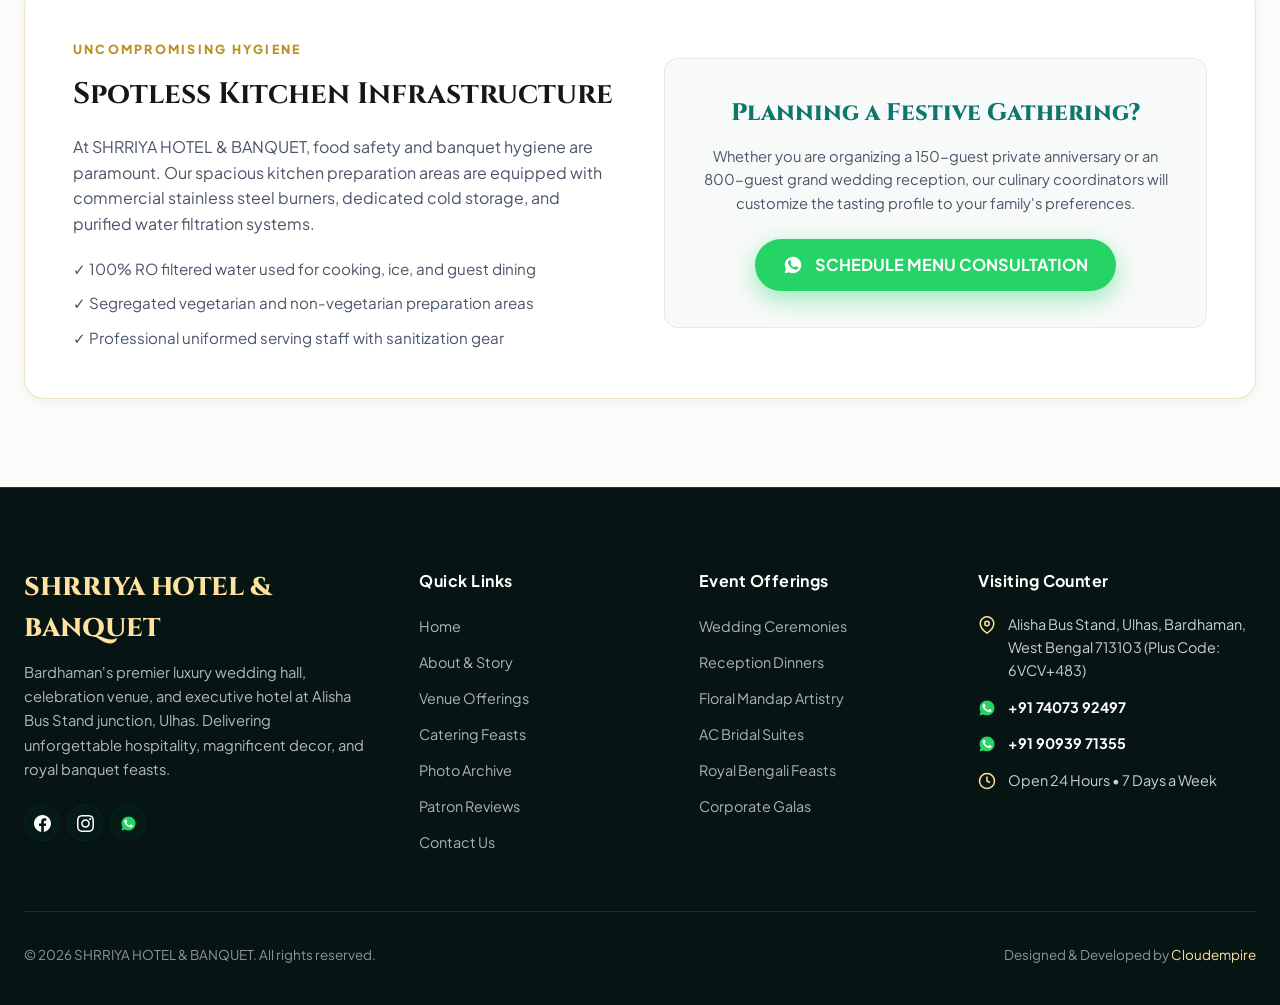
<file: catering.html>
<!DOCTYPE html>
<html lang="en">
<head>
  <meta charset="UTF-8">
  <meta name="viewport" content="width=device-width, initial-scale=1.0">
  <title>Catering Feasts &amp; Festive Menus — SHRRIYA HOTEL &amp; BANQUET</title>
  <meta name="description" content="Experience royal celebratory catering at SHRRIYA HOTEL & BANQUET Bardhaman. Authentic Bengali wedding menus, royal Mughlai spreads, and live dessert counters.">
  
  <link rel="icon" type="image/svg+xml" href="assets/images/favicon.svg">
  <link rel="icon" type="image/png" sizes="32x32" href="assets/images/favicon-32x32.png">
  <link rel="shortcut icon" href="assets/images/favicon.ico">
  <link rel="apple-touch-icon" sizes="180x180" href="assets/images/apple-touch-icon.png">

  <link rel="stylesheet" href="assets/css/style.css">
</head>
<body>

  <!-- TheDivine Floating Pill Navbar -->
  <header class="site-header">
    <div class="header-inner">
      <a href="index.html" class="header-brand" aria-label="SHRRIYA HOTEL & BANQUET Home">
        <div class="brand-emblem-wrap">
          <img src="assets/images/logo.svg" alt="SHRRIYA Emblem" class="brand-emblem">
        </div>
        <div class="brand-text">
          <span class="brand-title">SHRRIYA</span>
          <span class="brand-sub">HOTEL &amp; BANQUET • BARDHAMAN</span>
        </div>
      </a>

      <ul class="nav-links">
        <li class="nav-item"><a href="index.html" class="nav-link">Home</a></li>
        <li class="nav-item"><a href="about.html" class="nav-link">About</a></li>
        <li class="nav-item"><a href="offerings.html" class="nav-link">Offerings</a></li>
        <li class="nav-item"><a href="catering.html" class="nav-link active">Catering</a></li>
        <li class="nav-item"><a href="gallery.html" class="nav-link">Gallery</a></li>
        <li class="nav-item"><a href="reviews.html" class="nav-link">Reviews</a></li>
        <li class="nav-item"><a href="contact.html" class="nav-link">Contact</a></li>
      </ul>

      <div class="header-actions">
        <a href="contact.html" class="btn-cta-pill">ENQUIRE NOW ↗</a>
        <div class="social-circle-icons">
          <a href="https://www.facebook.com/61556567624550" target="_blank" rel="noopener noreferrer" class="social-circle-btn" aria-label="Facebook">
            <svg viewBox="0 0 24 24" fill="#1877F2"><path d="M24 12.073c0-6.627-5.373-12-12-12s-12 5.373-12 12c0 5.99 4.388 10.954 10.125 11.854v-8.385H7.078v-3.47h3.047V9.43c0-3.007 1.792-4.669 4.533-4.669 1.312 0 2.686.235 2.686.235v2.953H15.83c-1.491 0-1.956.925-1.956 1.874v2.25h3.328l-.532 3.47h-2.796v8.385C19.612 23.027 24 18.062 24 12.073z"/></svg>
          </a>
          <a href="https://www.instagram.com/reel/DeOyIjYOL1H/" target="_blank" rel="noopener noreferrer" class="social-circle-btn" aria-label="Instagram">
            <svg viewBox="0 0 24 24" fill="#E4405F"><path d="M12 2.163c3.204 0 3.584.012 4.85.07 3.252.148 4.771 1.691 4.919 4.919.058 1.265.069 1.645.069 4.849 0 3.205-.012 3.584-.069 4.849-.149 3.225-1.664 4.771-4.919 4.919-1.266.058-1.644.07-4.85.07-3.204 0-3.584-.012-4.849-.07-3.26-.149-4.771-1.699-4.919-4.92-.058-1.265-.07-1.644-.07-4.849 0-3.204.013-3.583.07-4.849.149-3.227 1.664-4.771 4.919-4.919 1.266-.057 1.645-.069 4.849-.069zm0-2.163c-3.259 0-3.667.014-4.947.072-4.358.2-6.78 2.618-6.98 6.98-.059 1.281-.073 1.689-.073 4.948 0 3.259.014 3.668.072 4.948.2 4.358 2.618 6.78 6.98 6.98 1.281.058 1.689.072 4.948.072 3.259 0 3.668-.014 4.948-.072 4.354-.2 6.782-2.618 6.979-6.98.059-1.28.073-1.689.073-4.948 0-3.259-.014-3.667-.072-4.947-.196-4.354-2.617-6.78-6.979-6.98-1.281-.059-1.69-.073-4.949-.073zm0 5.838c-3.403 0-6.162 2.759-6.162 6.162s2.759 6.163 6.162 6.163 6.162-2.759 6.162-6.163c0-3.403-2.759-6.162-6.162-6.162zm0 10.162c-2.209 0-4-1.79-4-4 0-2.209 1.791-4 4-4s4 1.791 4 4c0 2.21-1.791 4-4 4zm6.406-11.845c-.796 0-1.441.645-1.441 1.44s.645 1.44 1.441 1.44c.795 0 1.439-.645 1.439-1.44s-.644-1.44-1.439-1.44z"/></svg>
          </a>
          <a href="https://wa.me/917407392497" target="_blank" rel="noopener noreferrer" class="social-circle-btn" aria-label="WhatsApp">
            <svg viewBox="0 0 24 24" fill="none"><path d="M12.04 2C6.58 2 2.13 6.45 2.13 11.91C2.13 13.66 2.59 15.36 3.45 16.86L2.05 22L7.3 20.62C8.75 21.41 10.38 21.83 12.04 21.83C17.5 21.83 21.95 17.38 21.95 11.92C21.95 6.46 17.5 2 12.04 2Z" fill="#25D366"/><path d="M17.52 14.33C17.22 14.18 15.75 13.45 15.48 13.35C15.21 13.25 15.01 13.2 14.81 13.5C14.61 13.8 14.04 14.47 13.86 14.67C13.69 14.87 13.51 14.9 13.21 14.75C12.91 14.6 11.95 14.28 10.82 13.27C9.94 12.49 9.34 11.52 9.17 11.22C9 10.92 9.15 10.76 9.3 10.61C9.44 10.48 9.61 10.25 9.76 10.08C9.91 9.91 9.96 9.78 10.06 9.58C10.16 9.38 10.11 9.21 10.03 9.06C9.96 8.91 9.36 7.43 9.11 6.83C8.87 6.25 8.62 6.33 8.44 6.32C8.27 6.31 8.07 6.31 7.87 6.31C7.67 6.31 7.35 6.38 7.07 6.68C6.8 6.98 6.03 7.7 6.03 9.17C6.03 10.64 7.1 12.06 7.25 12.26C7.4 12.46 9.35 15.47 12.34 16.76C13.05 17.07 13.61 17.26 14.05 17.4C14.77 17.63 15.42 17.6 15.94 17.52C16.52 17.43 17.72 16.79 17.97 16.09C18.22 15.39 18.22 14.8 18.14 14.67C18.07 14.55 17.82 14.48 17.52 14.33Z" fill="#FFFFFF"/></svg>
          </a>
        </div>
        <button class="mobile-toggle" aria-label="Toggle Navigation Menu">
          <span></span>
        </button>
      </div>
    </div>
  </header>

  <!-- Subpage Banner -->
  <section class="subpage-banner">
    <div class="abstract-orb-container">
      <div class="abstract-orb abstract-orb-1"></div>
      <div class="abstract-orb abstract-orb-2"></div>
    </div>
    <div class="abstract-tech-grid"></div>

    <div style="position: relative; z-index: 2; max-width: 860px; margin: 0 auto;">
      <span class="section-tag" style="color: #FFE29F;">CULINARY EXCELLENCE</span>
      <h1>Celebratory Banquets &amp; <span class="title-accent">Royal Feasts</span></h1>
      <p>From centuries-old authentic Bengali wedding courses to opulent Mughlai gala spreads and live artisanal counters, our culinary team delivers unforgettable hospitality.</p>
    </div>
  </section>

  <!-- Catering Feasts Portfolio (Zero E-Commerce) -->
  <section class="section">
    <div class="section-header">
      <span class="section-tag">TAILORED CELEBRATION PACKAGES</span>
      <h2 class="section-title">Grand Wedding &amp; Event Menus</h2>
      <p class="section-desc">Every menu is crafted with the freshest regional produce, premium spices, and master chef supervision for up to 800 guests.</p>
    </div>

    <div class="portfolio-grid">
      <!-- Feast 1 -->
      <div class="dish-card">
        <div class="dish-card-img-wrap">
          <img src="assets/images/banquet-celebration-dining.jpg" alt="Royal Bengali Wedding Feast" class="dish-card-img" loading="lazy" decoding="async">
          <span class="dish-card-badge">BENGALI HERITAGE</span>
        </div>
        <div class="dish-card-body">
          <span class="dish-card-category">SIGNATURE WEDDING COURSE</span>
          <h3 class="dish-card-title">Royal Bengali Biye Feast (বিবাহ ভোজ)</h3>
          <p class="dish-card-desc">An authentic multi-course celebratory banquet honoring age-old Bengali culinary heritage from crispy luchi to aromatic kasha mangsho.</p>
          <ul class="dish-card-highlights">
            <li>Radhaballabhi &amp; Cholar Dal with Narkel</li>
            <li>Calcutta Bhetki Paturi in Banana Leaf</li>
            <li>Golda Chingri Malai Curry &amp; Basanti Pulao</li>
            <li>Slow-cooked Kasha Mangsho &amp; Tomato-Amsatto Chutney</li>
            <li>Baked Mihidana, Mishti Doi &amp; Gur Sandesh</li>
          </ul>
          <a href="https://wa.me/917407392497?text=Hello%20Shrriya%20Hotel%2C%20I%20am%20interested%20in%20the%20Royal%20Bengali%20Biye%20Feast%20menu." target="_blank" rel="noopener noreferrer" class="btn-card-inquire">
            CUSTOMIZE MENU ON WHATSAPP →
          </a>
        </div>
      </div>

      <!-- Feast 2 -->
      <div class="dish-card">
        <div class="dish-card-img-wrap">
          <img src="assets/images/feature-dining-spread.jpg" alt="Mughlai Reception Banquet" class="dish-card-img" loading="lazy" decoding="async">
          <span class="dish-card-badge">IMPERIAL MUGHLAI</span>
        </div>
        <div class="dish-card-body">
          <span class="dish-card-category">RECEPTION GALA DINNER</span>
          <h3 class="dish-card-title">Nawabi Mughlai Gala Spread</h3>
          <p class="dish-card-desc">Rich, aromatic culinary creations inspired by Lucknow and Kolkata Nawabi traditions, perfect for grand evening receptions and corporate galas.</p>
          <ul class="dish-card-highlights">
            <li>Murgh Malai &amp; Paneer Tikka Live Kebabs</li>
            <li>Aromatic Kolkata Mutton Dum Biryani with Aloo &amp; Egg</li>
            <li>Rich Chicken Chaap &amp; Dal Bukhara</li>
            <li>Fluffy Butter Naan &amp; Roomali Roti from Tandoor</li>
            <li>Shahi Firni &amp; Hot Gulab Jamun with Rabri</li>
          </ul>
          <a href="https://wa.me/917407392497?text=Hello%20Shrriya%20Hotel%2C%20I%20am%20interested%20in%20the%20Nawabi%20Mughlai%20Gala%20Spread." target="_blank" rel="noopener noreferrer" class="btn-card-inquire">
            CUSTOMIZE MENU ON WHATSAPP →
          </a>
        </div>
      </div>

      <!-- Feast 3 -->
      <div class="dish-card">
        <div class="dish-card-img-wrap">
          <img src="assets/images/feature-stage-decor.jpg" alt="Live Chaat & Dessert Stations" class="dish-card-img" loading="lazy" decoding="async">
          <span class="dish-card-badge">INTERACTIVE LIVE</span>
        </div>
        <div class="dish-card-body">
          <span class="dish-card-category">LIVE FOOD EXPERIENCES</span>
          <h3 class="dish-card-title">Live Street Counters &amp; Mocktails</h3>
          <p class="dish-card-desc">Interactive live counters that keep guests mingling throughout the evening with piping hot savories and cooling tropical mocktails.</p>
          <ul class="dish-card-highlights">
            <li>Crispy Kolkata Phuchka with 4 Flavour Waters</li>
            <li>Chana Zor Garam &amp; Banarasi Tamatar Chaat</li>
            <li>Wood-Fired Pizza &amp; Pasta Live Stations</li>
            <li>Blue Lagoon, Virgin Mojito &amp; Aam Panna Bar</li>
            <li>Live Jalebi &amp; Malpua Counter with Kulfi</li>
          </ul>
          <a href="https://wa.me/917407392497?text=Hello%20Shrriya%20Hotel%2C%20I%20am%20interested%20in%20Live%20Chaat%20%26%20Mocktail%20Counters." target="_blank" rel="noopener noreferrer" class="btn-card-inquire">
            CUSTOMIZE MENU ON WHATSAPP →
          </a>
        </div>
      </div>
    </div>

    <!-- Hygiene & Kitchen Standards -->
    <div style="background: var(--bg-surface); border: 1px solid var(--border-gold); border-radius: var(--radius-lg); padding: 3rem; margin-top: 4rem; box-shadow: var(--shadow-sm);">
      <div style="display: grid; grid-template-columns: 1fr 1fr; gap: 3rem; align-items: center;">
        <div>
          <span class="section-tag">UNCOMPROMISING HYGIENE</span>
          <h3 style="font-family: var(--font-serif); font-size: 1.85rem; color: var(--text-primary); margin-bottom: 1rem;">Spotless Kitchen Infrastructure</h3>
          <p style="color: var(--text-secondary); line-height: 1.6; margin-bottom: 1.25rem;">
            At SHRRIYA HOTEL &amp; BANQUET, food safety and banquet hygiene are paramount. Our spacious kitchen preparation areas are equipped with commercial stainless steel burners, dedicated cold storage, and purified water filtration systems.
          </p>
          <ul style="list-style: none; display: flex; flex-direction: column; gap: 0.65rem; color: var(--text-secondary); font-size: 0.95rem;">
            <li>✓ 100% RO filtered water used for cooking, ice, and guest dining</li>
            <li>✓ Segregated vegetarian and non-vegetarian preparation areas</li>
            <li>✓ Professional uniformed serving staff with sanitization gear</li>
          </ul>
        </div>
        <div style="background: var(--bg-surface-subtle); border-radius: var(--radius-md); padding: 2.2rem; border: 1px solid var(--border-light); text-align: center;">
          <div style="font-family: var(--font-serif); font-size: 1.5rem; color: var(--brand-teal); font-weight: 800; margin-bottom: 0.75rem;">Planning a Festive Gathering?</div>
          <p style="font-size: 0.92rem; color: var(--text-secondary); margin-bottom: 1.5rem;">
            Whether you are organizing a 150-guest private anniversary or an 800-guest grand wedding reception, our culinary coordinators will customize the tasting profile to your family's preferences.
          </p>
          <a href="https://wa.me/917407392497?text=Hello%20Shrriya%20Hotel%2C%20I%20would%20like%20to%20discuss%20a%20catering%20menu%20for%20an%20upcoming%20event." target="_blank" rel="noopener noreferrer" class="btn-hero-primary" style="display: inline-flex;">
            <svg width="20" height="20" viewBox="0 0 24 24" fill="none"><path d="M12.04 2C6.58 2 2.13 6.45 2.13 11.91C2.13 13.66 2.59 15.36 3.45 16.86L2.05 22L7.3 20.62C8.75 21.41 10.38 21.83 12.04 21.83C17.5 21.83 21.95 17.38 21.95 11.92C21.95 6.46 17.5 2 12.04 2Z" fill="#FFFFFF"/><path d="M17.52 14.33C17.22 14.18 15.75 13.45 15.48 13.35C15.21 13.25 15.01 13.2 14.81 13.5C14.61 13.8 14.04 14.47 13.86 14.67C13.69 14.87 13.51 14.9 13.21 14.75C12.91 14.6 11.95 14.28 10.82 13.27C9.94 12.49 9.34 11.52 9.17 11.22C9 10.92 9.15 10.76 9.3 10.61C9.44 10.48 9.61 10.25 9.76 10.08C9.91 9.91 9.96 9.78 10.06 9.58C10.16 9.38 10.11 9.21 10.03 9.06C9.96 8.91 9.36 7.43 9.11 6.83C8.87 6.25 8.62 6.33 8.44 6.32C8.27 6.31 8.07 6.31 7.87 6.31C7.67 6.31 7.35 6.38 7.07 6.68C6.8 6.98 6.03 7.7 6.03 9.17C6.03 10.64 7.1 12.06 7.25 12.26C7.4 12.46 9.35 15.47 12.34 16.76C13.05 17.07 13.61 17.26 14.05 17.4C14.77 17.63 15.42 17.6 15.94 17.52C16.52 17.43 17.72 16.79 17.97 16.09C18.22 15.39 18.22 14.8 18.14 14.67C18.07 14.55 17.82 14.48 17.52 14.33Z" fill="#25D366"/></svg>
            <span>SCHEDULE MENU CONSULTATION</span>
          </a>
        </div>
      </div>
    </div>
  </section>

  <!-- Site Footer -->
  <footer class="site-footer">
    <div class="footer-container">
      <div>
        <h4 class="footer-brand-title">SHRRIYA HOTEL &amp; BANQUET</h4>
        <p class="footer-desc">
          Bardhaman's premier luxury wedding hall, celebration venue, and executive hotel at Alisha Bus Stand junction, Ulhas. Delivering unforgettable hospitality, magnificent decor, and royal banquet feasts.
        </p>
        <div class="social-circle-icons">
          <a href="https://www.facebook.com/61556567624550" target="_blank" rel="noopener noreferrer" class="social-circle-btn" aria-label="Facebook">
            <svg viewBox="0 0 24 24" fill="#ffffff" width="16" height="16"><path d="M24 12.073c0-6.627-5.373-12-12-12s-12 5.373-12 12c0 5.99 4.388 10.954 10.125 11.854v-8.385H7.078v-3.47h3.047V9.43c0-3.007 1.792-4.669 4.533-4.669 1.312 0 2.686.235 2.686.235v2.953H15.83c-1.491 0-1.956.925-1.956 1.874v2.25h3.328l-.532 3.47h-2.796v8.385C19.612 23.027 24 18.062 24 12.073z"/></svg>
          </a>
          <a href="https://www.instagram.com/reel/DeOyIjYOL1H/" target="_blank" rel="noopener noreferrer" class="social-circle-btn" aria-label="Instagram">
            <svg viewBox="0 0 24 24" fill="#ffffff" width="16" height="16"><path d="M12 2.163c3.204 0 3.584.012 4.85.07 3.252.148 4.771 1.691 4.919 4.919.058 1.265.069 1.645.069 4.849 0 3.205-.012 3.584-.069 4.849-.149 3.225-1.664 4.771-4.919 4.919-1.266.058-1.644.07-4.85.07-3.204 0-3.584-.012-4.849-.07-3.26-.149-4.771-1.699-4.919-4.92-.058-1.265-.07-1.644-.07-4.849 0-3.204.013-3.583.07-4.849.149-3.227 1.664-4.771 4.919-4.919 1.266-.057 1.645-.069 4.849-.069zm0-2.163c-3.259 0-3.667.014-4.947.072-4.358.2-6.78 2.618-6.98 6.98-.059 1.281-.073 1.689-.073 4.948 0 3.259.014 3.668.072 4.948.2 4.358 2.618 6.78 6.98 6.98 1.281.058 1.689.072 4.948.072 3.259 0 3.668-.014 4.948-.072 4.354-.2 6.782-2.618 6.979-6.98.059-1.28.073-1.689.073-4.948 0-3.259-.014-3.667-.072-4.947-.196-4.354-2.617-6.78-6.979-6.98-1.281-.059-1.69-.073-4.949-.073zm0 5.838c-3.403 0-6.162 2.759-6.162 6.162s2.759 6.163 6.162 6.163 6.162-2.759 6.162-6.163c0-3.403-2.759-6.162-6.162-6.162zm0 10.162c-2.209 0-4-1.79-4-4 0-2.209 1.791-4 4-4s4 1.791 4 4c0 2.21-1.791 4-4 4zm6.406-11.845c-.796 0-1.441.645-1.441 1.44s.645 1.44 1.441 1.44c.795 0 1.439-.645 1.439-1.44s-.644-1.44-1.439-1.44z"/></svg>
          </a>
          <a href="https://wa.me/917407392497" target="_blank" rel="noopener noreferrer" class="social-circle-btn" aria-label="WhatsApp">
            <svg viewBox="0 0 24 24" fill="none" width="16" height="16"><path d="M12.04 2C6.58 2 2.13 6.45 2.13 11.91C2.13 13.66 2.59 15.36 3.45 16.86L2.05 22L7.3 20.62C8.75 21.41 10.38 21.83 12.04 21.83C17.5 21.83 21.95 17.38 21.95 11.92C21.95 6.46 17.5 2 12.04 2Z" fill="#25D366"/><path d="M17.52 14.33C17.22 14.18 15.75 13.45 15.48 13.35C15.21 13.25 15.01 13.2 14.81 13.5C14.61 13.8 14.04 14.47 13.86 14.67C13.69 14.87 13.51 14.9 13.21 14.75C12.91 14.6 11.95 14.28 10.82 13.27C9.94 12.49 9.34 11.52 9.17 11.22C9 10.92 9.15 10.76 9.3 10.61C9.44 10.48 9.61 10.25 9.76 10.08C9.91 9.91 9.96 9.78 10.06 9.58C10.16 9.38 10.11 9.21 10.03 9.06C9.96 8.91 9.36 7.43 9.11 6.83C8.87 6.25 8.62 6.33 8.44 6.32C8.27 6.31 8.07 6.31 7.87 6.31C7.67 6.31 7.35 6.38 7.07 6.68C6.8 6.98 6.03 7.7 6.03 9.17C6.03 10.64 7.1 12.06 7.25 12.26C7.4 12.46 9.35 15.47 12.34 16.76C13.05 17.07 13.61 17.26 14.05 17.4C14.77 17.63 15.42 17.6 15.94 17.52C16.52 17.43 17.72 16.79 17.97 16.09C18.22 15.39 18.22 14.8 18.14 14.67C18.07 14.55 17.82 14.48 17.52 14.33Z" fill="#FFFFFF"/></svg>
          </a>
        </div>
      </div>

      <div class="footer-col">
        <h5>Quick Links</h5>
        <ul class="footer-links">
          <li><a href="index.html">Home</a></li>
          <li><a href="about.html">About &amp; Story</a></li>
          <li><a href="offerings.html">Venue Offerings</a></li>
          <li><a href="catering.html">Catering Feasts</a></li>
          <li><a href="gallery.html">Photo Archive</a></li>
          <li><a href="reviews.html">Patron Reviews</a></li>
          <li><a href="contact.html">Contact Us</a></li>
        </ul>
      </div>

      <div class="footer-col">
        <h5>Event Offerings</h5>
        <ul class="footer-links">
          <li><a href="offerings.html">Wedding Ceremonies</a></li>
          <li><a href="offerings.html">Reception Dinners</a></li>
          <li><a href="offerings.html">Floral Mandap Artistry</a></li>
          <li><a href="offerings.html">AC Bridal Suites</a></li>
          <li><a href="catering.html">Royal Bengali Feasts</a></li>
          <li><a href="offerings.html">Corporate Galas</a></li>
        </ul>
      </div>

      <div class="footer-col">
        <h5>Visiting Counter</h5>
        <div class="footer-contact-item">
          <svg width="18" height="18" viewBox="0 0 24 24" fill="none" stroke="#FFE29F" stroke-width="2"><path d="M21 10c0 7-9 13-9 13s-9-6-9-13a9 9 0 0118 0z"/><circle cx="12" cy="10" r="3"/></svg>
          <span>Alisha Bus Stand, Ulhas, Bardhaman, West Bengal 713103 (Plus Code: 6VCV+483)</span>
        </div>
        <div class="footer-contact-item">
          <svg width="18" height="18" viewBox="0 0 24 24" fill="none"><path d="M12.04 2C6.58 2 2.13 6.45 2.13 11.91C2.13 13.66 2.59 15.36 3.45 16.86L2.05 22L7.3 20.62C8.75 21.41 10.38 21.83 12.04 21.83C17.5 21.83 21.95 17.38 21.95 11.92C21.95 6.46 17.5 2 12.04 2Z" fill="#25D366"/><path d="M17.52 14.33C17.22 14.18 15.75 13.45 15.48 13.35C15.21 13.25 15.01 13.2 14.81 13.5C14.61 13.8 14.04 14.47 13.86 14.67C13.69 14.87 13.51 14.9 13.21 14.75C12.91 14.6 11.95 14.28 10.82 13.27C9.94 12.49 9.34 11.52 9.17 11.22C9 10.92 9.15 10.76 9.3 10.61C9.44 10.48 9.61 10.25 9.76 10.08C9.91 9.91 9.96 9.78 10.06 9.58C10.16 9.38 10.11 9.21 10.03 9.06C9.96 8.91 9.36 7.43 9.11 6.83C8.87 6.25 8.62 6.33 8.44 6.32C8.27 6.31 8.07 6.31 7.87 6.31C7.67 6.31 7.35 6.38 7.07 6.68C6.8 6.98 6.03 7.7 6.03 9.17C6.03 10.64 7.1 12.06 7.25 12.26C7.4 12.46 9.35 15.47 12.34 16.76C13.05 17.07 13.61 17.26 14.05 17.4C14.77 17.63 15.42 17.6 15.94 17.52C16.52 17.43 17.72 16.79 17.97 16.09C18.22 15.39 18.22 14.8 18.14 14.67C18.07 14.55 17.82 14.48 17.52 14.33Z" fill="#FFFFFF"/></svg>
          <a href="tel:+917407392497" style="color: #ffffff; font-weight: 700;">+91 74073 92497</a>
        </div>
        <div class="footer-contact-item">
          <svg width="18" height="18" viewBox="0 0 24 24" fill="none"><path d="M12.04 2C6.58 2 2.13 6.45 2.13 11.91C2.13 13.66 2.59 15.36 3.45 16.86L2.05 22L7.3 20.62C8.75 21.41 10.38 21.83 12.04 21.83C17.5 21.83 21.95 17.38 21.95 11.92C21.95 6.46 17.5 2 12.04 2Z" fill="#25D366"/><path d="M17.52 14.33C17.22 14.18 15.75 13.45 15.48 13.35C15.21 13.25 15.01 13.2 14.81 13.5C14.61 13.8 14.04 14.47 13.86 14.67C13.69 14.87 13.51 14.9 13.21 14.75C12.91 14.6 11.95 14.28 10.82 13.27C9.94 12.49 9.34 11.52 9.17 11.22C9 10.92 9.15 10.76 9.3 10.61C9.44 10.48 9.61 10.25 9.76 10.08C9.91 9.91 9.96 9.78 10.06 9.58C10.16 9.38 10.11 9.21 10.03 9.06C9.96 8.91 9.36 7.43 9.11 6.83C8.87 6.25 8.62 6.33 8.44 6.32C8.27 6.31 8.07 6.31 7.87 6.31C7.67 6.31 7.35 6.38 7.07 6.68C6.8 6.98 6.03 7.7 6.03 9.17C6.03 10.64 7.1 12.06 7.25 12.26C7.4 12.46 9.35 15.47 12.34 16.76C13.05 17.07 13.61 17.26 14.05 17.4C14.77 17.63 15.42 17.6 15.94 17.52C16.52 17.43 17.72 16.79 17.97 16.09C18.22 15.39 18.22 14.8 18.14 14.67C18.07 14.55 17.82 14.48 17.52 14.33Z" fill="#FFFFFF"/></svg>
          <a href="tel:+919093971355" style="color: #ffffff; font-weight: 700;">+91 90939 71355</a>
        </div>
        <div class="footer-contact-item">
          <svg width="18" height="18" viewBox="0 0 24 24" fill="none" stroke="#FFE29F" stroke-width="2"><circle cx="12" cy="12" r="10"/><polyline points="12 6 12 12 16 14"/></svg>
          <span>Open 24 Hours • 7 Days a Week</span>
        </div>
      </div>
    </div>

    <div class="footer-bottom">
      <div>© 2026 SHRRIYA HOTEL &amp; BANQUET. All rights reserved.</div>
      <div>Designed &amp; Developed by <a href="https://cloudempire.tech/" target="_blank" rel="noopener noreferrer">Cloudempire</a></div>
    </div>
  </footer>

  <!-- Floating WhatsApp Button -->
  <a href="https://wa.me/917407392497?text=Hello%20Shrriya%20Hotel%20%26%20Banquet%2C%20I%20would%20like%20to%20inquire%20about%20event%20booking." target="_blank" rel="noopener noreferrer" class="floating-wa-btn" aria-label="Direct WhatsApp Inquiry">
    <svg width="30" height="30" viewBox="0 0 24 24" fill="none"><path d="M12.04 2C6.58 2 2.13 6.45 2.13 11.91C2.13 13.66 2.59 15.36 3.45 16.86L2.05 22L7.3 20.62C8.75 21.41 10.38 21.83 12.04 21.83C17.5 21.83 21.95 17.38 21.95 11.92C21.95 6.46 17.5 2 12.04 2Z" fill="#FFFFFF"/><path d="M17.52 14.33C17.22 14.18 15.75 13.45 15.48 13.35C15.21 13.25 15.01 13.2 14.81 13.5C14.61 13.8 14.04 14.47 13.86 14.67C13.69 14.87 13.51 14.9 13.21 14.75C12.91 14.6 11.95 14.28 10.82 13.27C9.94 12.49 9.34 11.52 9.17 11.22C9 10.92 9.15 10.76 9.3 10.61C9.44 10.48 9.61 10.25 9.76 10.08C9.91 9.91 9.96 9.78 10.06 9.58C10.16 9.38 10.11 9.21 10.03 9.06C9.96 8.91 9.36 7.43 9.11 6.83C8.87 6.25 8.62 6.33 8.44 6.32C8.27 6.31 8.07 6.31 7.87 6.31C7.67 6.31 7.35 6.38 7.07 6.68C6.8 6.98 6.03 7.7 6.03 9.17C6.03 10.64 7.1 12.06 7.25 12.26C7.4 12.46 9.35 15.47 12.34 16.76C13.05 17.07 13.61 17.26 14.05 17.4C14.77 17.63 15.42 17.6 15.94 17.52C16.52 17.43 17.72 16.79 17.97 16.09C18.22 15.39 18.22 14.8 18.14 14.67C18.07 14.55 17.82 14.48 17.52 14.33Z" fill="#25D366"/></svg>
  </a>

  <script src="assets/js/main.js"></script>
</body>
</html>
</file>
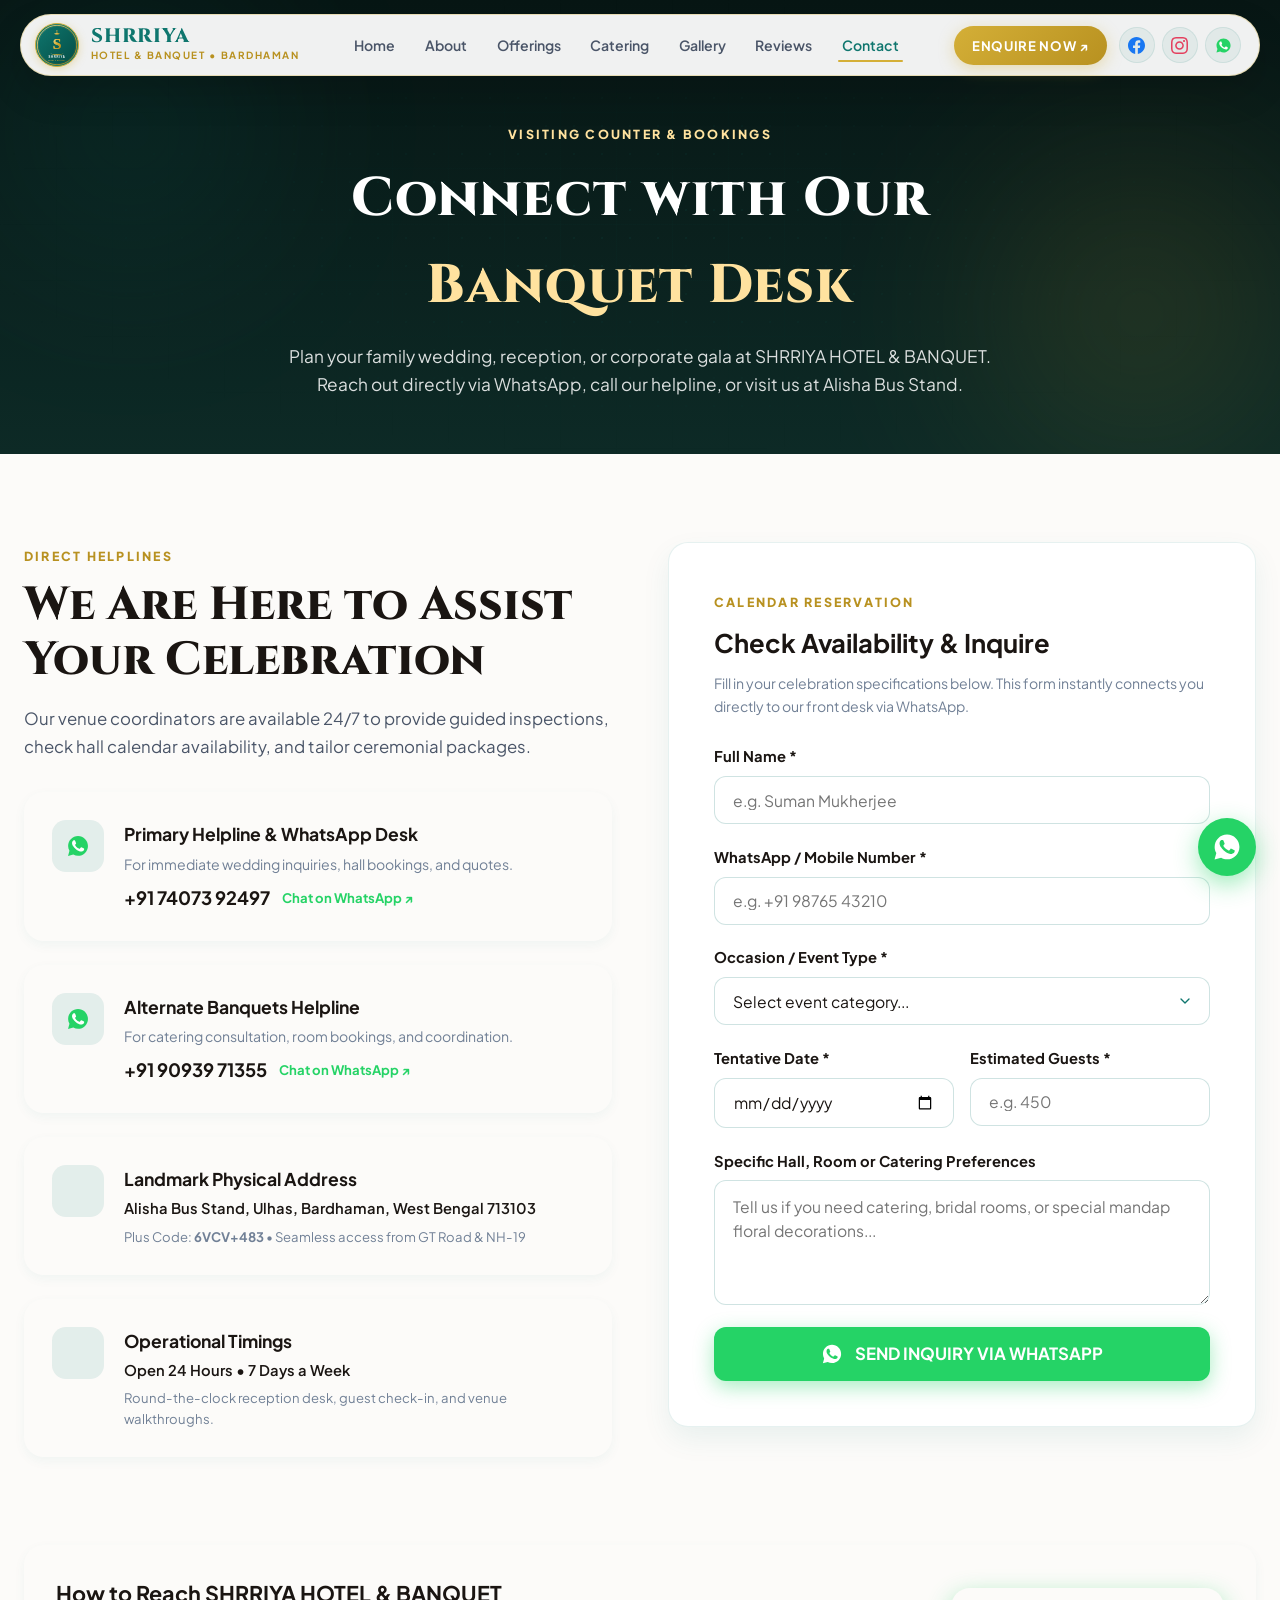
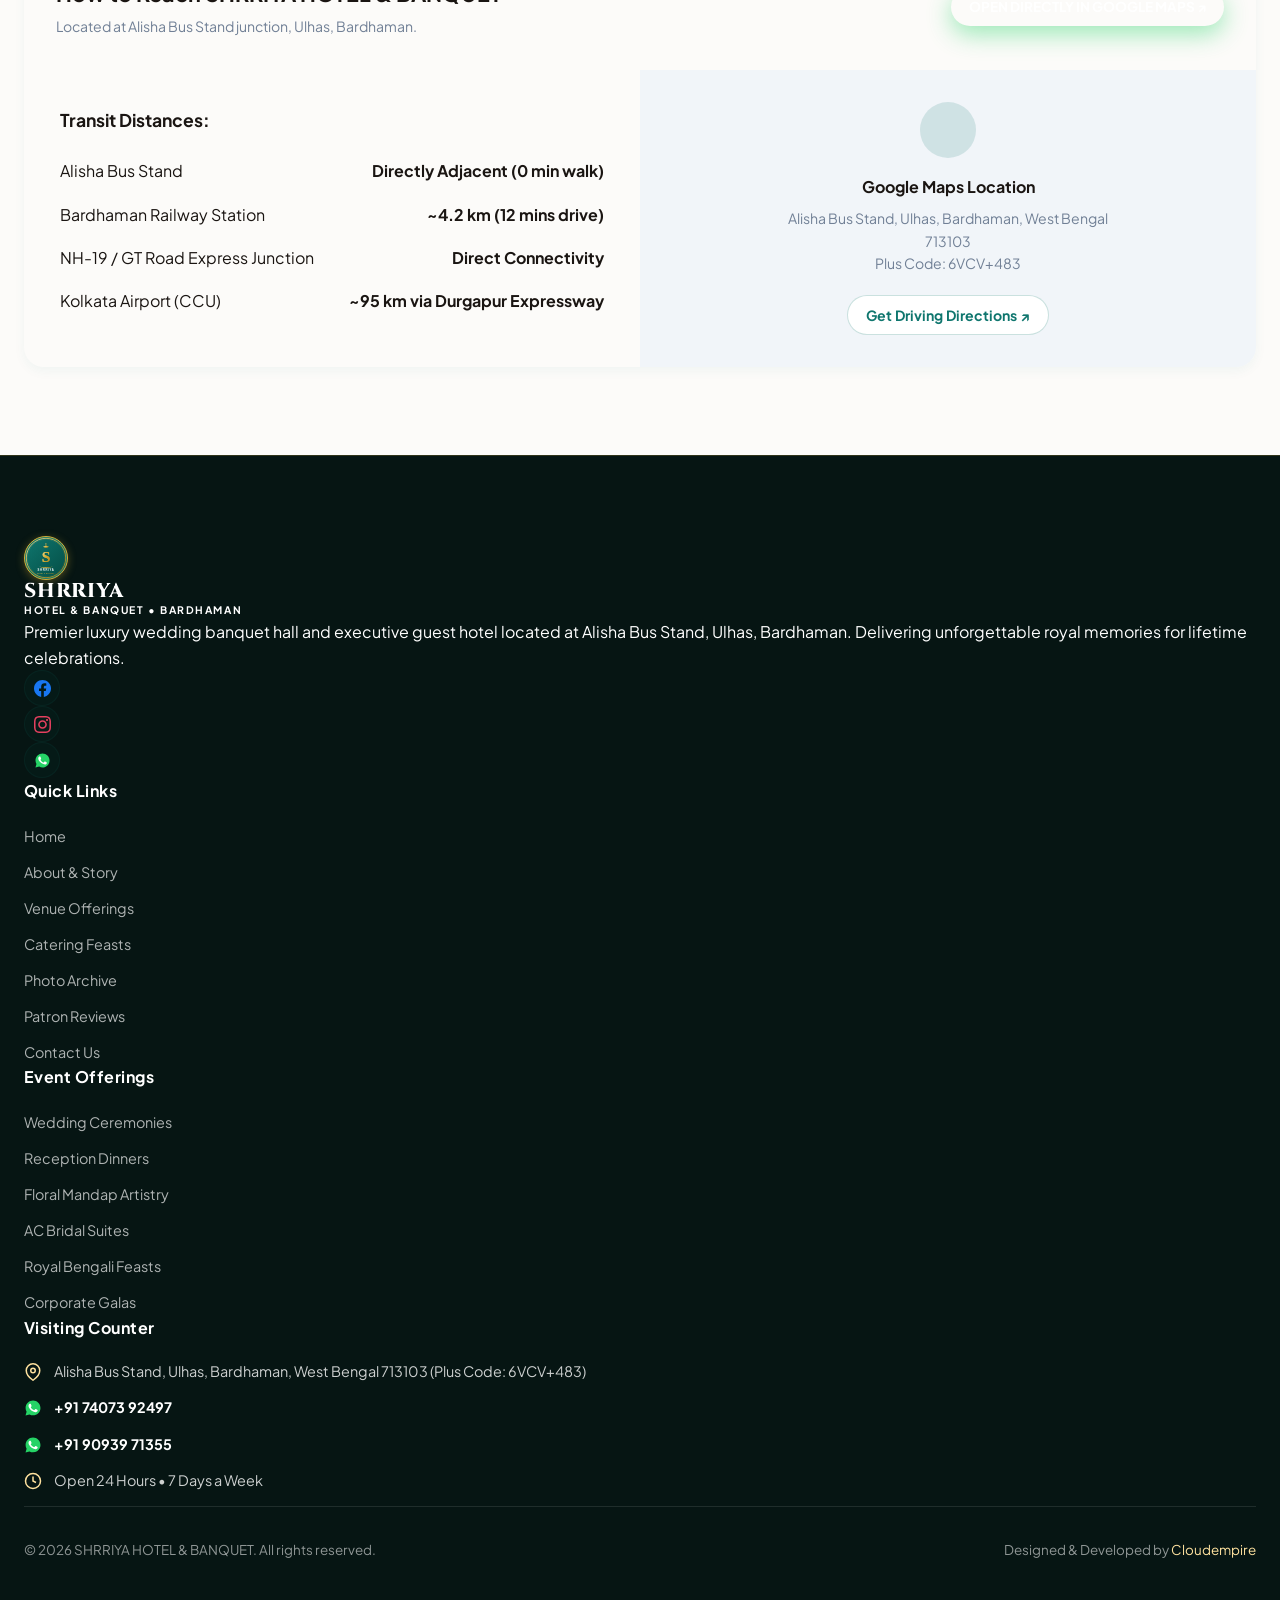
<file: contact.html>
<!DOCTYPE html>
<html lang="en">
<head>
  <meta charset="UTF-8">
  <meta name="viewport" content="width=device-width, initial-scale=1.0">
  <title>Contact &amp; Visiting Counter — SHRRIYA HOTEL &amp; BANQUET</title>
  <meta name="description" content="Get in touch with SHRRIYA HOTEL & BANQUET at Alisha Bus Stand, Ulhas, Bardhaman. Call +91 7407392497 or WhatsApp directly to schedule venue walkthroughs and check date availability.">
  
  <!-- Complete Favicon Suite -->
  <link rel="icon" type="image/svg+xml" href="assets/images/favicon.svg">
  <link rel="icon" type="image/png" sizes="32x32" href="assets/images/favicon-32x32.png">
  <link rel="shortcut icon" href="assets/images/favicon.ico">
  <link rel="apple-touch-icon" sizes="180x180" href="assets/images/apple-touch-icon.png">

  <!-- Design System CSS -->
  <link rel="stylesheet" href="assets/css/style.css">
  <style>
    .contact-hero-grid {
      display: grid;
      grid-template-columns: 1fr 1fr;
      gap: 3.5rem;
      align-items: flex-start;
      margin-bottom: 4rem;
    }
    @media (max-width: 900px) {
      .contact-hero-grid {
        grid-template-columns: 1fr;
        gap: 2.5rem;
      }
    }
    .contact-card-box {
      background: var(--surface);
      border: 1px solid var(--border-color);
      border-radius: var(--radius-lg);
      padding: 1.75rem;
      box-shadow: var(--shadow-sm);
      margin-bottom: 1.5rem;
      display: flex;
      gap: 1.25rem;
      align-items: flex-start;
      transition: transform 0.25s ease, border-color 0.25s ease;
    }
    .contact-card-box:hover {
      transform: translateY(-2px);
      border-color: var(--primary);
    }
    .contact-icon-pill {
      width: 52px;
      height: 52px;
      border-radius: 14px;
      background: rgba(15, 118, 110, 0.1);
      display: flex;
      align-items: center;
      justify-content: center;
      flex-shrink: 0;
    }
    .map-container-card {
      background: var(--surface);
      border: 1px solid var(--border-color);
      border-radius: var(--radius-lg);
      overflow: hidden;
      box-shadow: var(--shadow-sm);
    }
    .map-frame-wrap {
      width: 100%;
      height: 380px;
      background: #e2e8f0;
      position: relative;
    }
    .map-frame-wrap iframe {
      width: 100%;
      height: 100%;
      border: 0;
    }
  </style>
</head>
<body>

  <!-- TheDivine Floating Pill Navbar -->
  <header class="site-header">
    <div class="header-inner">
      <a href="index.html" class="header-brand" aria-label="SHRRIYA HOTEL & BANQUET Home">
        <div class="brand-emblem-wrap">
          <img src="assets/images/logo.svg" alt="SHRRIYA Emblem" class="brand-emblem">
        </div>
        <div class="brand-text">
          <span class="brand-title">SHRRIYA</span>
          <span class="brand-sub">HOTEL &amp; BANQUET • BARDHAMAN</span>
        </div>
      </a>

      <ul class="nav-links">
        <li class="nav-item"><a href="index.html" class="nav-link">Home</a></li>
        <li class="nav-item"><a href="about.html" class="nav-link">About</a></li>
        <li class="nav-item"><a href="offerings.html" class="nav-link">Offerings</a></li>
        <li class="nav-item"><a href="catering.html" class="nav-link">Catering</a></li>
        <li class="nav-item"><a href="gallery.html" class="nav-link">Gallery</a></li>
        <li class="nav-item"><a href="reviews.html" class="nav-link">Reviews</a></li>
        <li class="nav-item"><a href="contact.html" class="nav-link active">Contact</a></li>
      </ul>

      <div class="header-actions">
        <a href="contact.html" class="btn-cta-pill">ENQUIRE NOW ↗</a>
        <div class="social-circle-icons">
          <a href="https://www.facebook.com/61556567624550" target="_blank" rel="noopener noreferrer" class="social-circle-btn" aria-label="Facebook">
            <svg viewBox="0 0 24 24" fill="#1877F2"><path d="M24 12.073c0-6.627-5.373-12-12-12s-12 5.373-12 12c0 5.99 4.388 10.954 10.125 11.854v-8.385H7.078v-3.47h3.047V9.43c0-3.007 1.792-4.669 4.533-4.669 1.312 0 2.686.235 2.686.235v2.953H15.83c-1.491 0-1.956.925-1.956 1.874v2.25h3.328l-.532 3.47h-2.796v8.385C19.612 23.027 24 18.062 24 12.073z"/></svg>
          </a>
          <a href="https://www.instagram.com/reel/DeOyIjYOL1H/" target="_blank" rel="noopener noreferrer" class="social-circle-btn" aria-label="Instagram">
            <svg viewBox="0 0 24 24" fill="#E4405F"><path d="M12 2.163c3.204 0 3.584.012 4.85.07 3.252.148 4.771 1.691 4.919 4.919.058 1.265.069 1.645.069 4.849 0 3.205-.012 3.584-.069 4.849-.149 3.225-1.664 4.771-4.919 4.919-1.266.058-1.644.07-4.85.07-3.204 0-3.584-.012-4.849-.07-3.26-.149-4.771-1.699-4.919-4.92-.058-1.265-.07-1.644-.07-4.849 0-3.204.013-3.583.07-4.849.149-3.227 1.664-4.771 4.919-4.919 1.266-.057 1.645-.069 4.849-.069zm0-2.163c-3.259 0-3.667.014-4.947.072-4.358.2-6.78 2.618-6.98 6.98-.059 1.281-.073 1.689-.073 4.948 0 3.259.014 3.668.072 4.948.2 4.358 2.618 6.78 6.98 6.98 1.281.058 1.689.072 4.948.072 3.259 0 3.668-.014 4.948-.072 4.354-.2 6.782-2.618 6.979-6.98.059-1.28.073-1.689.073-4.948 0-3.259-.014-3.667-.072-4.947-.196-4.354-2.617-6.78-6.979-6.98-1.281-.059-1.69-.073-4.949-.073zm0 5.838c-3.403 0-6.162 2.759-6.162 6.162s2.759 6.163 6.162 6.163 6.162-2.759 6.162-6.163c0-3.403-2.759-6.162-6.162-6.162zm0 10.162c-2.209 0-4-1.79-4-4 0-2.209 1.791-4 4-4s4 1.791 4 4c0 2.21-1.791 4-4 4zm6.406-11.845c-.796 0-1.441.645-1.441 1.44s.645 1.44 1.441 1.44c.795 0 1.439-.645 1.439-1.44s-.644-1.44-1.439-1.44z"/></svg>
          </a>
          <a href="https://wa.me/917407392497" target="_blank" rel="noopener noreferrer" class="social-circle-btn" aria-label="WhatsApp">
            <svg viewBox="0 0 24 24" fill="none"><path d="M12.04 2C6.58 2 2.13 6.45 2.13 11.91C2.13 13.66 2.59 15.36 3.45 16.86L2.05 22L7.3 20.62C8.75 21.41 10.38 21.83 12.04 21.83C17.5 21.83 21.95 17.38 21.95 11.92C21.95 6.46 17.5 2 12.04 2Z" fill="#25D366"/><path d="M17.52 14.33C17.22 14.18 15.75 13.45 15.48 13.35C15.21 13.25 15.01 13.2 14.81 13.5C14.61 13.8 14.04 14.47 13.86 14.67C13.69 14.87 13.51 14.9 13.21 14.75C12.91 14.6 11.95 14.28 10.82 13.27C9.94 12.49 9.34 11.52 9.17 11.22C9 10.92 9.15 10.76 9.3 10.61C9.44 10.48 9.61 10.25 9.76 10.08C9.91 9.91 9.96 9.78 10.06 9.58C10.16 9.38 10.11 9.21 10.03 9.06C9.96 8.91 9.36 7.43 9.11 6.83C8.87 6.25 8.62 6.33 8.44 6.32C8.27 6.31 8.07 6.31 7.87 6.31C7.67 6.31 7.35 6.38 7.07 6.68C6.8 6.98 6.03 7.7 6.03 9.17C6.03 10.64 7.1 12.06 7.25 12.26C7.4 12.46 9.35 15.47 12.34 16.76C13.05 17.07 13.61 17.26 14.05 17.4C14.77 17.63 15.42 17.6 15.94 17.52C16.52 17.43 17.72 16.79 17.97 16.09C18.22 15.39 18.22 14.8 18.14 14.67C18.07 14.55 17.82 14.48 17.52 14.33Z" fill="#FFFFFF"/></svg>
          </a>
        </div>
        <button class="mobile-toggle" aria-label="Toggle Navigation Menu">
          <span></span>
        </button>
      </div>
    </div>
  </header>

  <!-- Subpage Banner -->
  <section class="subpage-banner">
    <div class="abstract-orb-container">
      <div class="abstract-orb abstract-orb-1"></div>
      <div class="abstract-orb abstract-orb-2"></div>
    </div>
    <div class="abstract-tech-grid"></div>

    <div style="position: relative; z-index: 2; max-width: 860px; margin: 0 auto;">
      <span class="section-tag" style="color: #FFE29F;">VISITING COUNTER &amp; BOOKINGS</span>
      <h1>Connect with Our <span class="title-accent">Banquet Desk</span></h1>
      <p>Plan your family wedding, reception, or corporate gala at SHRRIYA HOTEL &amp; BANQUET. Reach out directly via WhatsApp, call our helpline, or visit us at Alisha Bus Stand.</p>
    </div>
  </section>

  <!-- Contact & Form Grid Section -->
  <section class="section">
    <div class="contact-hero-grid">
      
      <!-- Left Column: Visiting Details -->
      <div>
        <span class="section-tag">DIRECT HELPLINES</span>
        <h2 class="section-title">We Are Here to Assist Your Celebration</h2>
        <p class="section-desc" style="margin-bottom: 2rem;">
          Our venue coordinators are available 24/7 to provide guided inspections, check hall calendar availability, and tailor ceremonial packages.
        </p>

        <!-- Primary Phone Card -->
        <div class="contact-card-box">
          <div class="contact-icon-pill">
            <svg width="24" height="24" viewBox="0 0 24 24" fill="none"><path d="M12.04 2C6.58 2 2.13 6.45 2.13 11.91C2.13 13.66 2.59 15.36 3.45 16.86L2.05 22L7.3 20.62C8.75 21.41 10.38 21.83 12.04 21.83C17.5 21.83 21.95 17.38 21.95 11.92C21.95 6.46 17.5 2 12.04 2Z" fill="#25D366"/><path d="M17.52 14.33C17.22 14.18 15.75 13.45 15.48 13.35C15.21 13.25 15.01 13.2 14.81 13.5C14.61 13.8 14.04 14.47 13.86 14.67C13.69 14.87 13.51 14.9 13.21 14.75C12.91 14.6 11.95 14.28 10.82 13.27C9.94 12.49 9.34 11.52 9.17 11.22C9 10.92 9.15 10.76 9.3 10.61C9.44 10.48 9.61 10.25 9.76 10.08C9.91 9.91 9.96 9.78 10.06 9.58C10.16 9.38 10.11 9.21 10.03 9.06C9.96 8.91 9.36 7.43 9.11 6.83C8.87 6.25 8.62 6.33 8.44 6.32C8.27 6.31 8.07 6.31 7.87 6.31C7.67 6.31 7.35 6.38 7.07 6.68C6.8 6.98 6.03 7.7 6.03 9.17C6.03 10.64 7.1 12.06 7.25 12.26C7.4 12.46 9.35 15.47 12.34 16.76C13.05 17.07 13.61 17.26 14.05 17.4C14.77 17.63 15.42 17.6 15.94 17.52C16.52 17.43 17.72 16.79 17.97 16.09C18.22 15.39 18.22 14.8 18.14 14.67C18.07 14.55 17.82 14.48 17.52 14.33Z" fill="#FFFFFF"/></svg>
          </div>
          <div>
            <h4 style="font-size: 1.1rem; margin-bottom: 0.25rem; color: var(--text-dark);">Primary Helpline &amp; WhatsApp Desk</h4>
            <p style="font-size: 0.88rem; color: var(--text-muted); margin-bottom: 0.5rem;">For immediate wedding inquiries, hall bookings, and quotes.</p>
            <div style="display: flex; gap: 0.75rem; align-items: center; flex-wrap: wrap;">
              <a href="tel:+917407392497" style="font-size: 1.15rem; font-weight: 700; color: var(--primary);">+91 74073 92497</a>
              <a href="https://wa.me/917407392497?text=Hello%20Shrriya%20Hotel%2C%20I%20would%20like%20to%20inquire%20about%20booking%20dates." target="_blank" rel="noopener noreferrer" style="font-size: 0.82rem; font-weight: 700; color: #25D366; display: inline-flex; align-items: center; gap: 4px;">
                Chat on WhatsApp ↗
              </a>
            </div>
          </div>
        </div>

        <!-- Alternate Phone Card -->
        <div class="contact-card-box">
          <div class="contact-icon-pill">
            <svg width="24" height="24" viewBox="0 0 24 24" fill="none"><path d="M12.04 2C6.58 2 2.13 6.45 2.13 11.91C2.13 13.66 2.59 15.36 3.45 16.86L2.05 22L7.3 20.62C8.75 21.41 10.38 21.83 12.04 21.83C17.5 21.83 21.95 17.38 21.95 11.92C21.95 6.46 17.5 2 12.04 2Z" fill="#25D366"/><path d="M17.52 14.33C17.22 14.18 15.75 13.45 15.48 13.35C15.21 13.25 15.01 13.2 14.81 13.5C14.61 13.8 14.04 14.47 13.86 14.67C13.69 14.87 13.51 14.9 13.21 14.75C12.91 14.6 11.95 14.28 10.82 13.27C9.94 12.49 9.34 11.52 9.17 11.22C9 10.92 9.15 10.76 9.3 10.61C9.44 10.48 9.61 10.25 9.76 10.08C9.91 9.91 9.96 9.78 10.06 9.58C10.16 9.38 10.11 9.21 10.03 9.06C9.96 8.91 9.36 7.43 9.11 6.83C8.87 6.25 8.62 6.33 8.44 6.32C8.27 6.31 8.07 6.31 7.87 6.31C7.67 6.31 7.35 6.38 7.07 6.68C6.8 6.98 6.03 7.7 6.03 9.17C6.03 10.64 7.1 12.06 7.25 12.26C7.4 12.46 9.35 15.47 12.34 16.76C13.05 17.07 13.61 17.26 14.05 17.4C14.77 17.63 15.42 17.6 15.94 17.52C16.52 17.43 17.72 16.79 17.97 16.09C18.22 15.39 18.22 14.8 18.14 14.67C18.07 14.55 17.82 14.48 17.52 14.33Z" fill="#FFFFFF"/></svg>
          </div>
          <div>
            <h4 style="font-size: 1.1rem; margin-bottom: 0.25rem; color: var(--text-dark);">Alternate Banquets Helpline</h4>
            <p style="font-size: 0.88rem; color: var(--text-muted); margin-bottom: 0.5rem;">For catering consultation, room bookings, and coordination.</p>
            <div style="display: flex; gap: 0.75rem; align-items: center; flex-wrap: wrap;">
              <a href="tel:+919093971355" style="font-size: 1.15rem; font-weight: 700; color: var(--primary);">+91 90939 71355</a>
              <a href="https://wa.me/919093971355?text=Hello%20Shrriya%20Hotel%2C%20I%20would%20like%20to%20inquire%20about%20catering%20and%20rooms." target="_blank" rel="noopener noreferrer" style="font-size: 0.82rem; font-weight: 700; color: #25D366; display: inline-flex; align-items: center; gap: 4px;">
                Chat on WhatsApp ↗
              </a>
            </div>
          </div>
        </div>

        <!-- Address Card -->
        <div class="contact-card-box">
          <div class="contact-icon-pill">
            <svg width="24" height="24" viewBox="0 0 24 24" fill="none" stroke="var(--primary)" stroke-width="2"><path d="M21 10c0 7-9 13-9 13s-9-6-9-13a9 9 0 0118 0z"/><circle cx="12" cy="10" r="3"/></svg>
          </div>
          <div>
            <h4 style="font-size: 1.1rem; margin-bottom: 0.25rem; color: var(--text-dark);">Landmark Physical Address</h4>
            <p style="font-size: 0.92rem; color: var(--text-dark); margin-bottom: 0.35rem; font-weight: 600;">
              Alisha Bus Stand, Ulhas, Bardhaman, West Bengal 713103
            </p>
            <p style="font-size: 0.82rem; color: var(--text-muted);">
              Plus Code: <strong>6VCV+483</strong> • Seamless access from GT Road &amp; NH-19
            </p>
          </div>
        </div>

        <!-- Hours Card -->
        <div class="contact-card-box">
          <div class="contact-icon-pill">
            <svg width="24" height="24" viewBox="0 0 24 24" fill="none" stroke="var(--primary)" stroke-width="2"><circle cx="12" cy="12" r="10"/><polyline points="12 6 12 12 16 14"/></svg>
          </div>
          <div>
            <h4 style="font-size: 1.1rem; margin-bottom: 0.25rem; color: var(--text-dark);">Operational Timings</h4>
            <p style="font-size: 0.92rem; color: var(--text-dark); margin-bottom: 0.25rem; font-weight: 600;">
              Open 24 Hours • 7 Days a Week
            </p>
            <p style="font-size: 0.82rem; color: var(--text-muted);">
              Round-the-clock reception desk, guest check-in, and venue walkthroughs.
            </p>
          </div>
        </div>

      </div>

      <!-- Right Column: Interactive Booking Inquiry Form -->
      <div>
        <div class="contact-form-card" style="box-shadow: var(--shadow-md);">
          <span class="section-tag">CALENDAR RESERVATION</span>
          <h3 style="font-size: 1.6rem; color: var(--text-dark); margin-bottom: 0.5rem;">Check Availability &amp; Inquire</h3>
          <p style="color: var(--text-muted); font-size: 0.88rem; margin-bottom: 1.75rem;">
            Fill in your celebration specifications below. This form instantly connects you directly to our front desk via WhatsApp.
          </p>

          <form id="inquiryForm" class="contact-form">
            <div class="form-group">
              <label for="clientName">Full Name *</label>
              <input type="text" id="clientName" class="form-control" placeholder="e.g. Suman Mukherjee" required>
            </div>

            <div class="form-group">
              <label for="clientPhone">WhatsApp / Mobile Number *</label>
              <input type="tel" id="clientPhone" class="form-control" placeholder="e.g. +91 98765 43210" required>
            </div>

            <div class="form-group">
              <label for="eventType">Occasion / Event Type *</label>
              <select id="eventType" class="form-control" required>
                <option value="" disabled selected>Select event category...</option>
                <option value="Wedding Reception">Wedding Reception (Biye)</option>
                <option value="Pre-Wedding & Sangeet">Pre-Wedding / Sangeet / Mehendi</option>
                <option value="Engagement & Ring Ceremony">Engagement &amp; Ring Ceremony</option>
                <option value="Anniversary Gala">Anniversary Gala</option>
                <option value="Rice Ceremony / Annaprashan">Rice Ceremony / Annaprashan</option>
                <option value="Corporate Seminar & Gala">Corporate Conference / Seminar</option>
                <option value="Hotel Room Booking">Deluxe Hotel Room Stays</option>
                <option value="Other Celebrations">Other Celebration</option>
              </select>
            </div>

            <div style="display: grid; grid-template-columns: 1fr 1fr; gap: 1rem;">
              <div class="form-group">
                <label for="eventDate">Tentative Date *</label>
                <input type="date" id="eventDate" class="form-control" required>
              </div>
              <div class="form-group">
                <label for="guestCount">Estimated Guests *</label>
                <input type="number" id="guestCount" class="form-control" placeholder="e.g. 450" min="20" max="1500" required>
              </div>
            </div>

            <div class="form-group">
              <label for="requirements">Specific Hall, Room or Catering Preferences</label>
              <textarea id="requirements" class="form-control" rows="3" placeholder="Tell us if you need catering, bridal rooms, or special mandap floral decorations..."></textarea>
            </div>

            <button type="submit" class="btn-form-submit">
              <svg width="22" height="22" viewBox="0 0 24 24" fill="none"><path d="M12.04 2C6.58 2 2.13 6.45 2.13 11.91C2.13 13.66 2.59 15.36 3.45 16.86L2.05 22L7.3 20.62C8.75 21.41 10.38 21.83 12.04 21.83C17.5 21.83 21.95 17.38 21.95 11.92C21.95 6.46 17.5 2 12.04 2Z" fill="#FFFFFF"/><path d="M17.52 14.33C17.22 14.18 15.75 13.45 15.48 13.35C15.21 13.25 15.01 13.2 14.81 13.5C14.61 13.8 14.04 14.47 13.86 14.67C13.69 14.87 13.51 14.9 13.21 14.75C12.91 14.6 11.95 14.28 10.82 13.27C9.94 12.49 9.34 11.52 9.17 11.22C9 10.92 9.15 10.76 9.3 10.61C9.44 10.48 9.61 10.25 9.76 10.08C9.91 9.91 9.96 9.78 10.06 9.58C10.16 9.38 10.11 9.21 10.03 9.06C9.96 8.91 9.36 7.43 9.11 6.83C8.87 6.25 8.62 6.33 8.44 6.32C8.27 6.31 8.07 6.31 7.87 6.31C7.67 6.31 7.35 6.38 7.07 6.68C6.8 6.98 6.03 7.7 6.03 9.17C6.03 10.64 7.1 12.06 7.25 12.26C7.4 12.46 9.35 15.47 12.34 16.76C13.05 17.07 13.61 17.26 14.05 17.4C14.77 17.63 15.42 17.6 15.94 17.52C16.52 17.43 17.72 16.79 17.97 16.09C18.22 15.39 18.22 14.8 18.14 14.67C18.07 14.55 17.82 14.48 17.52 14.33Z" fill="#25D366"/></svg>
              <span>SEND INQUIRY VIA WHATSAPP</span>
            </button>
          </form>
        </div>
      </div>

    </div>

    <!-- Direction & Location Section -->
    <div class="map-container-card">
      <div style="padding: 2rem; border-bottom: 1px solid var(--border-color); display: flex; justify-content: space-between; align-items: center; flex-wrap: wrap; gap: 1rem;">
        <div>
          <h3 style="font-size: 1.35rem; color: var(--text-dark); margin-bottom: 0.25rem;">How to Reach SHRRIYA HOTEL &amp; BANQUET</h3>
          <p style="font-size: 0.88rem; color: var(--text-muted); margin: 0;">Located at Alisha Bus Stand junction, Ulhas, Bardhaman.</p>
        </div>
        <a href="https://maps.google.com/?cid=3605546252924157561" target="_blank" rel="noopener noreferrer" class="btn-hero-primary" style="background: var(--primary); color: #ffffff; border-color: var(--primary); padding: 8px 18px; font-size: 0.85rem;">
          OPEN DIRECTLY IN GOOGLE MAPS ↗
        </a>
      </div>

      <div style="display: grid; grid-template-columns: 1fr 1fr; gap: 0;">
        <div style="padding: 2.25rem; background: var(--surface);">
          <h4 style="font-size: 1.1rem; color: var(--text-dark); margin-bottom: 1rem;">Transit Distances:</h4>
          <ul style="list-style: none; padding: 0; margin: 0; line-height: 2;">
            <li style="display: flex; justify-content: space-between; border-bottom: 1px dashed var(--border-color); padding: 0.35rem 0;">
              <span>Alisha Bus Stand</span>
              <strong>Directly Adjacent (0 min walk)</strong>
            </li>
            <li style="display: flex; justify-content: space-between; border-bottom: 1px dashed var(--border-color); padding: 0.35rem 0;">
              <span>Bardhaman Railway Station</span>
              <strong>~4.2 km (12 mins drive)</strong>
            </li>
            <li style="display: flex; justify-content: space-between; border-bottom: 1px dashed var(--border-color); padding: 0.35rem 0;">
              <span>NH-19 / GT Road Express Junction</span>
              <strong>Direct Connectivity</strong>
            </li>
            <li style="display: flex; justify-content: space-between; padding: 0.35rem 0;">
              <span>Kolkata Airport (CCU)</span>
              <strong>~95 km via Durgapur Expressway</strong>
            </li>
          </ul>
        </div>
        <div style="background: #f1f5f9; display: flex; align-items: center; justify-content: center; padding: 2rem; text-align: center;">
          <div>
            <div style="width: 56px; height: 56px; border-radius: 50%; background: rgba(15, 118, 110, 0.15); display: flex; align-items: center; justify-content: center; margin: 0 auto 1rem auto;">
              <svg width="28" height="28" viewBox="0 0 24 24" fill="none" stroke="var(--primary)" stroke-width="2"><path d="M21 10c0 7-9 13-9 13s-9-6-9-13a9 9 0 0118 0z"/><circle cx="12" cy="10" r="3"/></svg>
            </div>
            <h4 style="color: var(--text-dark); margin-bottom: 0.5rem;">Google Maps Location</h4>
            <p style="font-size: 0.88rem; color: var(--text-muted); max-width: 320px; margin: 0 auto 1.25rem auto;">
              Alisha Bus Stand, Ulhas, Bardhaman, West Bengal 713103<br>
              Plus Code: 6VCV+483
            </p>
            <a href="https://maps.google.com/?cid=3605546252924157561" target="_blank" rel="noopener noreferrer" class="btn-card-inquire" style="width: auto; display: inline-flex; padding: 8px 18px;">
              Get Driving Directions ↗
            </a>
          </div>
        </div>
      </div>
    </div>

  </section>

  <!-- Global Footer -->
  <footer class="site-footer">
    <div class="footer-grid">
      <div class="footer-col">
        <div class="footer-brand">
          <div class="brand-emblem-wrap" style="width: 44px; height: 44px;">
            <img src="assets/images/logo.svg" alt="SHRRIYA Emblem" class="brand-emblem">
          </div>
          <div class="brand-text">
            <span class="brand-title" style="color: #ffffff; font-size: 1.25rem;">SHRRIYA</span>
            <span class="brand-sub" style="color: var(--accent-gold); font-size: 0.65rem;">HOTEL &amp; BANQUET • BARDHAMAN</span>
          </div>
        </div>
        <p class="footer-text">
          Premier luxury wedding banquet hall and executive guest hotel located at Alisha Bus Stand, Ulhas, Bardhaman. Delivering unforgettable royal memories for lifetime celebrations.
        </p>
        <div class="footer-social-row">
          <a href="https://www.facebook.com/61556567624550" target="_blank" rel="noopener noreferrer" class="social-circle-btn" aria-label="Facebook">
            <svg viewBox="0 0 24 24" fill="#1877F2"><path d="M24 12.073c0-6.627-5.373-12-12-12s-12 5.373-12 12c0 5.99 4.388 10.954 10.125 11.854v-8.385H7.078v-3.47h3.047V9.43c0-3.007 1.792-4.669 4.533-4.669 1.312 0 2.686.235 2.686.235v2.953H15.83c-1.491 0-1.956.925-1.956 1.874v2.25h3.328l-.532 3.47h-2.796v8.385C19.612 23.027 24 18.062 24 12.073z"/></svg>
          </a>
          <a href="https://www.instagram.com/reel/DeOyIjYOL1H/" target="_blank" rel="noopener noreferrer" class="social-circle-btn" aria-label="Instagram">
            <svg viewBox="0 0 24 24" fill="#E4405F"><path d="M12 2.163c3.204 0 3.584.012 4.85.07 3.252.148 4.771 1.691 4.919 4.919.058 1.265.069 1.645.069 4.849 0 3.205-.012 3.584-.069 4.849-.149 3.225-1.664 4.771-4.919 4.919-1.266.058-1.644.07-4.85.07-3.204 0-3.584-.012-4.849-.07-3.26-.149-4.771-1.699-4.919-4.92-.058-1.265-.07-1.644-.07-4.849 0-3.204.013-3.583.07-4.849.149-3.227 1.664-4.771 4.919-4.919 1.266-.057 1.645-.069 4.849-.069zm0-2.163c-3.259 0-3.667.014-4.947.072-4.358.2-6.78 2.618-6.98 6.98-.059 1.281-.073 1.689-.073 4.948 0 3.259.014 3.668.072 4.948.2 4.358 2.618 6.78 6.98 6.98 1.281.058 1.689.072 4.948.072 3.259 0 3.668-.014 4.948-.072 4.354-.2 6.782-2.618 6.979-6.98.059-1.28.073-1.689.073-4.948 0-3.259-.014-3.667-.072-4.947-.196-4.354-2.617-6.78-6.979-6.98-1.281-.059-1.69-.073-4.949-.073zm0 5.838c-3.403 0-6.162 2.759-6.162 6.162s2.759 6.163 6.162 6.163 6.162-2.759 6.162-6.163c0-3.403-2.759-6.162-6.162-6.162zm0 10.162c-2.209 0-4-1.79-4-4 0-2.209 1.791-4 4-4s4 1.791 4 4c0 2.21-1.791 4-4 4zm6.406-11.845c-.796 0-1.441.645-1.441 1.44s.645 1.44 1.441 1.44c.795 0 1.439-.645 1.439-1.44s-.644-1.44-1.439-1.44z"/></svg>
          </a>
          <a href="https://wa.me/917407392497" target="_blank" rel="noopener noreferrer" class="social-circle-btn" aria-label="WhatsApp">
            <svg viewBox="0 0 24 24" fill="none"><path d="M12.04 2C6.58 2 2.13 6.45 2.13 11.91C2.13 13.66 2.59 15.36 3.45 16.86L2.05 22L7.3 20.62C8.75 21.41 10.38 21.83 12.04 21.83C17.5 21.83 21.95 17.38 21.95 11.92C21.95 6.46 17.5 2 12.04 2Z" fill="#25D366"/><path d="M17.52 14.33C17.22 14.18 15.75 13.45 15.48 13.35C15.21 13.25 15.01 13.2 14.81 13.5C14.61 13.8 14.04 14.47 13.86 14.67C13.69 14.87 13.51 14.9 13.21 14.75C12.91 14.6 11.95 14.28 10.82 13.27C9.94 12.49 9.34 11.52 9.17 11.22C9 10.92 9.15 10.76 9.3 10.61C9.44 10.48 9.61 10.25 9.76 10.08C9.91 9.91 9.96 9.78 10.06 9.58C10.16 9.38 10.11 9.21 10.03 9.06C9.96 8.91 9.36 7.43 9.11 6.83C8.87 6.25 8.62 6.33 8.44 6.32C8.27 6.31 8.07 6.31 7.87 6.31C7.67 6.31 7.35 6.38 7.07 6.68C6.8 6.98 6.03 7.7 6.03 9.17C6.03 10.64 7.1 12.06 7.25 12.26C7.4 12.46 9.35 15.47 12.34 16.76C13.05 17.07 13.61 17.26 14.05 17.4C14.77 17.63 15.42 17.6 15.94 17.52C16.52 17.43 17.72 16.79 17.97 16.09C18.22 15.39 18.22 14.8 18.14 14.67C18.07 14.55 17.82 14.48 17.52 14.33Z" fill="#FFFFFF"/></svg>
          </a>
        </div>
      </div>

      <div class="footer-col">
        <h5>Quick Links</h5>
        <ul class="footer-links">
          <li><a href="index.html">Home</a></li>
          <li><a href="about.html">About &amp; Story</a></li>
          <li><a href="offerings.html">Venue Offerings</a></li>
          <li><a href="catering.html">Catering Feasts</a></li>
          <li><a href="gallery.html">Photo Archive</a></li>
          <li><a href="reviews.html">Patron Reviews</a></li>
          <li><a href="contact.html">Contact Us</a></li>
        </ul>
      </div>

      <div class="footer-col">
        <h5>Event Offerings</h5>
        <ul class="footer-links">
          <li><a href="offerings.html">Wedding Ceremonies</a></li>
          <li><a href="offerings.html">Reception Dinners</a></li>
          <li><a href="offerings.html">Floral Mandap Artistry</a></li>
          <li><a href="offerings.html">AC Bridal Suites</a></li>
          <li><a href="catering.html">Royal Bengali Feasts</a></li>
          <li><a href="offerings.html">Corporate Galas</a></li>
        </ul>
      </div>

      <div class="footer-col">
        <h5>Visiting Counter</h5>
        <div class="footer-contact-item">
          <svg width="18" height="18" viewBox="0 0 24 24" fill="none" stroke="#FFE29F" stroke-width="2"><path d="M21 10c0 7-9 13-9 13s-9-6-9-13a9 9 0 0118 0z"/><circle cx="12" cy="10" r="3"/></svg>
          <span>Alisha Bus Stand, Ulhas, Bardhaman, West Bengal 713103 (Plus Code: 6VCV+483)</span>
        </div>
        <div class="footer-contact-item">
          <svg width="18" height="18" viewBox="0 0 24 24" fill="none"><path d="M12.04 2C6.58 2 2.13 6.45 2.13 11.91C2.13 13.66 2.59 15.36 3.45 16.86L2.05 22L7.3 20.62C8.75 21.41 10.38 21.83 12.04 21.83C17.5 21.83 21.95 17.38 21.95 11.92C21.95 6.46 17.5 2 12.04 2Z" fill="#25D366"/><path d="M17.52 14.33C17.22 14.18 15.75 13.45 15.48 13.35C15.21 13.25 15.01 13.2 14.81 13.5C14.61 13.8 14.04 14.47 13.86 14.67C13.69 14.87 13.51 14.9 13.21 14.75C12.91 14.6 11.95 14.28 10.82 13.27C9.94 12.49 9.34 11.52 9.17 11.22C9 10.92 9.15 10.76 9.3 10.61C9.44 10.48 9.61 10.25 9.76 10.08C9.91 9.91 9.96 9.78 10.06 9.58C10.16 9.38 10.11 9.21 10.03 9.06C9.96 8.91 9.36 7.43 9.11 6.83C8.87 6.25 8.62 6.33 8.44 6.32C8.27 6.31 8.07 6.31 7.87 6.31C7.67 6.31 7.35 6.38 7.07 6.68C6.8 6.98 6.03 7.7 6.03 9.17C6.03 10.64 7.1 12.06 7.25 12.26C7.4 12.46 9.35 15.47 12.34 16.76C13.05 17.07 13.61 17.26 14.05 17.4C14.77 17.63 15.42 17.6 15.94 17.52C16.52 17.43 17.72 16.79 17.97 16.09C18.22 15.39 18.22 14.8 18.14 14.67C18.07 14.55 17.82 14.48 17.52 14.33Z" fill="#FFFFFF"/></svg>
          <a href="tel:+917407392497" style="color: #ffffff; font-weight: 700;">+91 74073 92497</a>
        </div>
        <div class="footer-contact-item">
          <svg width="18" height="18" viewBox="0 0 24 24" fill="none"><path d="M12.04 2C6.58 2 2.13 6.45 2.13 11.91C2.13 13.66 2.59 15.36 3.45 16.86L2.05 22L7.3 20.62C8.75 21.41 10.38 21.83 12.04 21.83C17.5 21.83 21.95 17.38 21.95 11.92C21.95 6.46 17.5 2 12.04 2Z" fill="#25D366"/><path d="M17.52 14.33C17.22 14.18 15.75 13.45 15.48 13.35C15.21 13.25 15.01 13.2 14.81 13.5C14.61 13.8 14.04 14.47 13.86 14.67C13.69 14.87 13.51 14.9 13.21 14.75C12.91 14.6 11.95 14.28 10.82 13.27C9.94 12.49 9.34 11.52 9.17 11.22C9 10.92 9.15 10.76 9.3 10.61C9.44 10.48 9.61 10.25 9.76 10.08C9.91 9.91 9.96 9.78 10.06 9.58C10.16 9.38 10.11 9.21 10.03 9.06C9.96 8.91 9.36 7.43 9.11 6.83C8.87 6.25 8.62 6.33 8.44 6.32C8.27 6.31 8.07 6.31 7.87 6.31C7.67 6.31 7.35 6.38 7.07 6.68C6.8 6.98 6.03 7.7 6.03 9.17C6.03 10.64 7.1 12.06 7.25 12.26C7.4 12.46 9.35 15.47 12.34 16.76C13.05 17.07 13.61 17.26 14.05 17.4C14.77 17.63 15.42 17.6 15.94 17.52C16.52 17.43 17.72 16.79 17.97 16.09C18.22 15.39 18.22 14.8 18.14 14.67C18.07 14.55 17.82 14.48 17.52 14.33Z" fill="#FFFFFF"/></svg>
          <a href="tel:+919093971355" style="color: #ffffff; font-weight: 700;">+91 90939 71355</a>
        </div>
        <div class="footer-contact-item">
          <svg width="18" height="18" viewBox="0 0 24 24" fill="none" stroke="#FFE29F" stroke-width="2"><circle cx="12" cy="12" r="10"/><polyline points="12 6 12 12 16 14"/></svg>
          <span>Open 24 Hours • 7 Days a Week</span>
        </div>
      </div>
    </div>

    <div class="footer-bottom">
      <div>© 2026 SHRRIYA HOTEL &amp; BANQUET. All rights reserved.</div>
      <div>Designed &amp; Developed by <a href="https://cloudempire.tech/" target="_blank" rel="noopener noreferrer">Cloudempire</a></div>
    </div>
  </footer>

  <!-- Floating WhatsApp Button -->
  <a href="https://wa.me/917407392497?text=Hello%20Shrriya%20Hotel%20%26%20Banquet%2C%20I%20would%20like%20to%20inquire%20about%20event%20booking." target="_blank" rel="noopener noreferrer" class="floating-wa-btn" aria-label="Direct WhatsApp Inquiry">
    <svg width="30" height="30" viewBox="0 0 24 24" fill="none"><path d="M12.04 2C6.58 2 2.13 6.45 2.13 11.91C2.13 13.66 2.59 15.36 3.45 16.86L2.05 22L7.3 20.62C8.75 21.41 10.38 21.83 12.04 21.83C17.5 21.83 21.95 17.38 21.95 11.92C21.95 6.46 17.5 2 12.04 2Z" fill="#FFFFFF"/><path d="M17.52 14.33C17.22 14.18 15.75 13.45 15.48 13.35C15.21 13.25 15.01 13.2 14.81 13.5C14.61 13.8 14.04 14.47 13.86 14.67C13.69 14.87 13.51 14.9 13.21 14.75C12.91 14.6 11.95 14.28 10.82 13.27C9.94 12.49 9.34 11.52 9.17 11.22C9 10.92 9.15 10.76 9.3 10.61C9.44 10.48 9.61 10.25 9.76 10.08C9.91 9.91 9.96 9.78 10.06 9.58C10.16 9.38 10.11 9.21 10.03 9.06C9.96 8.91 9.36 7.43 9.11 6.83C8.87 6.25 8.62 6.33 8.44 6.32C8.27 6.31 8.07 6.31 7.87 6.31C7.67 6.31 7.35 6.38 7.07 6.68C6.8 6.98 6.03 7.7 6.03 9.17C6.03 10.64 7.1 12.06 7.25 12.26C7.4 12.46 9.35 15.47 12.34 16.76C13.05 17.07 13.61 17.26 14.05 17.4C14.77 17.63 15.42 17.6 15.94 17.52C16.52 17.43 17.72 16.79 17.97 16.09C18.22 15.39 18.22 14.8 18.14 14.67C18.07 14.55 17.82 14.48 17.52 14.33Z" fill="#25D366"/></svg>
  </a>

  <script src="assets/js/main.js"></script>
</body>
</html>
</file>
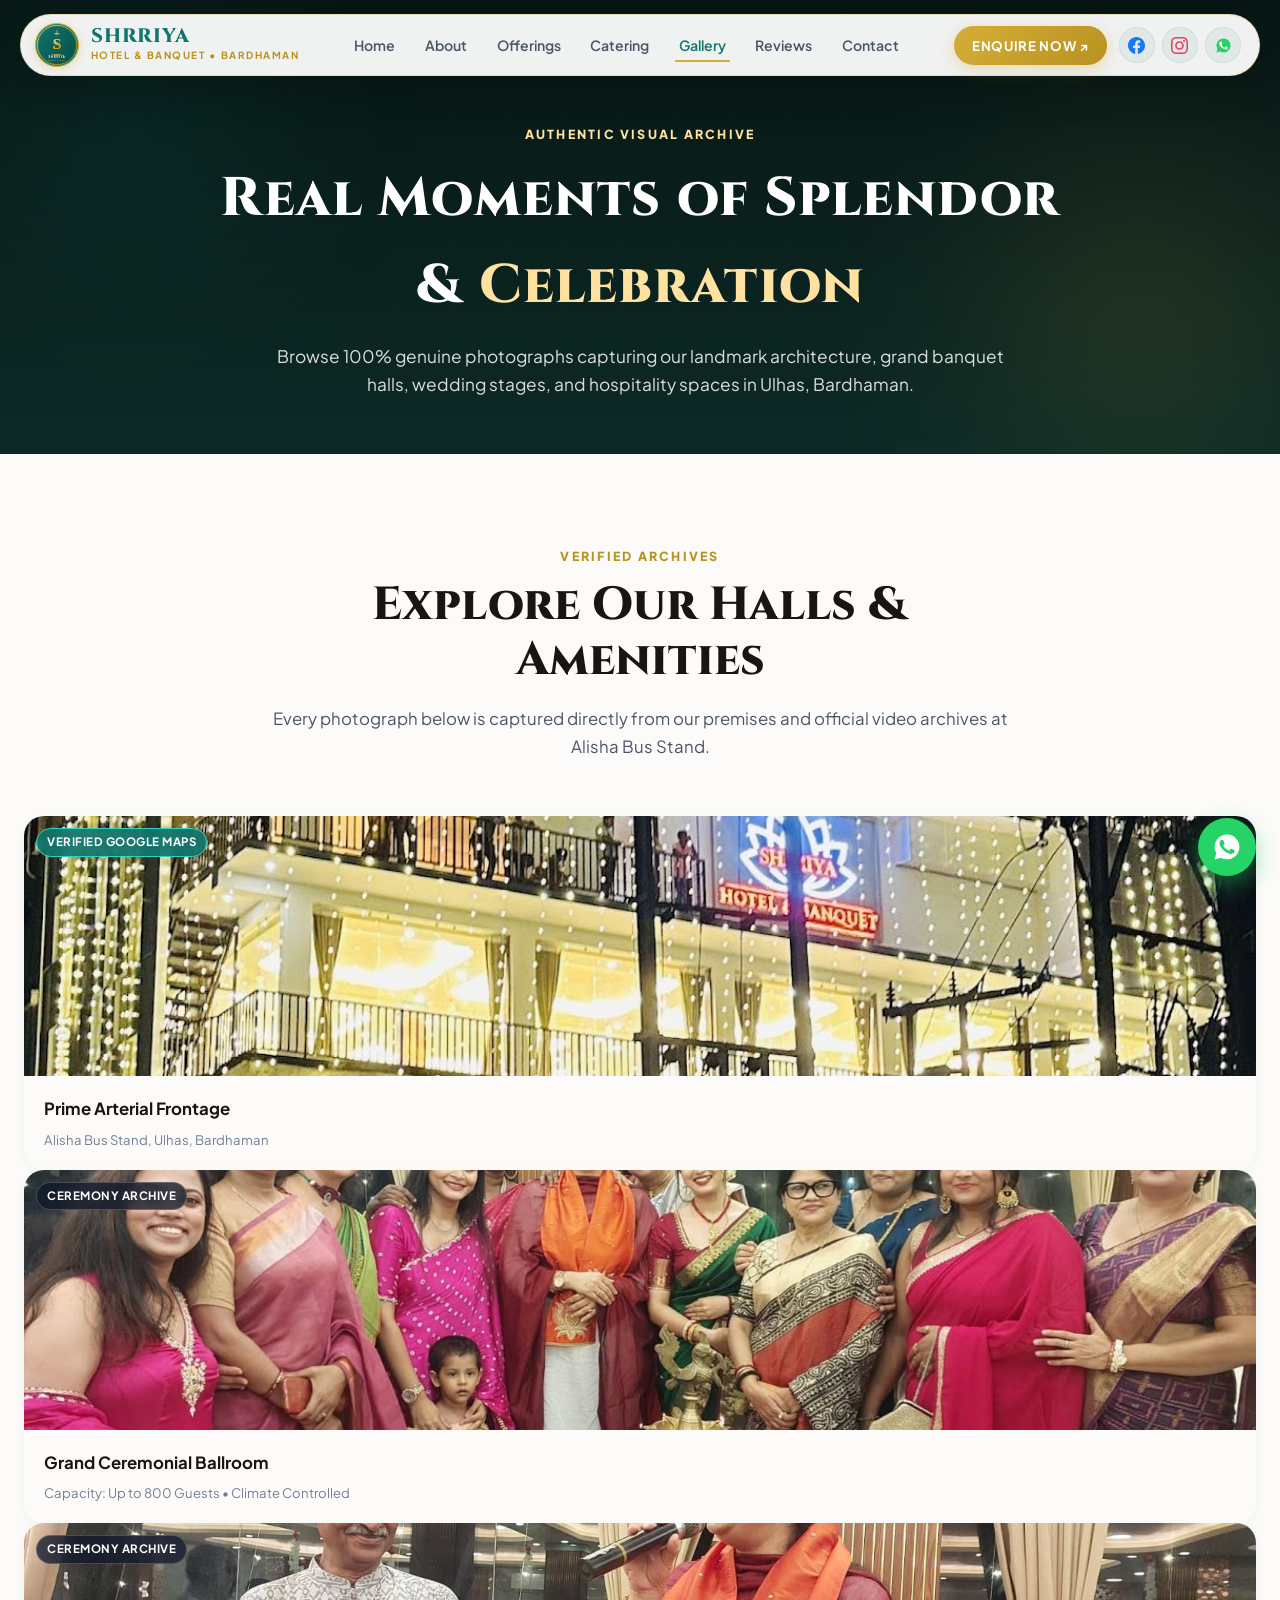
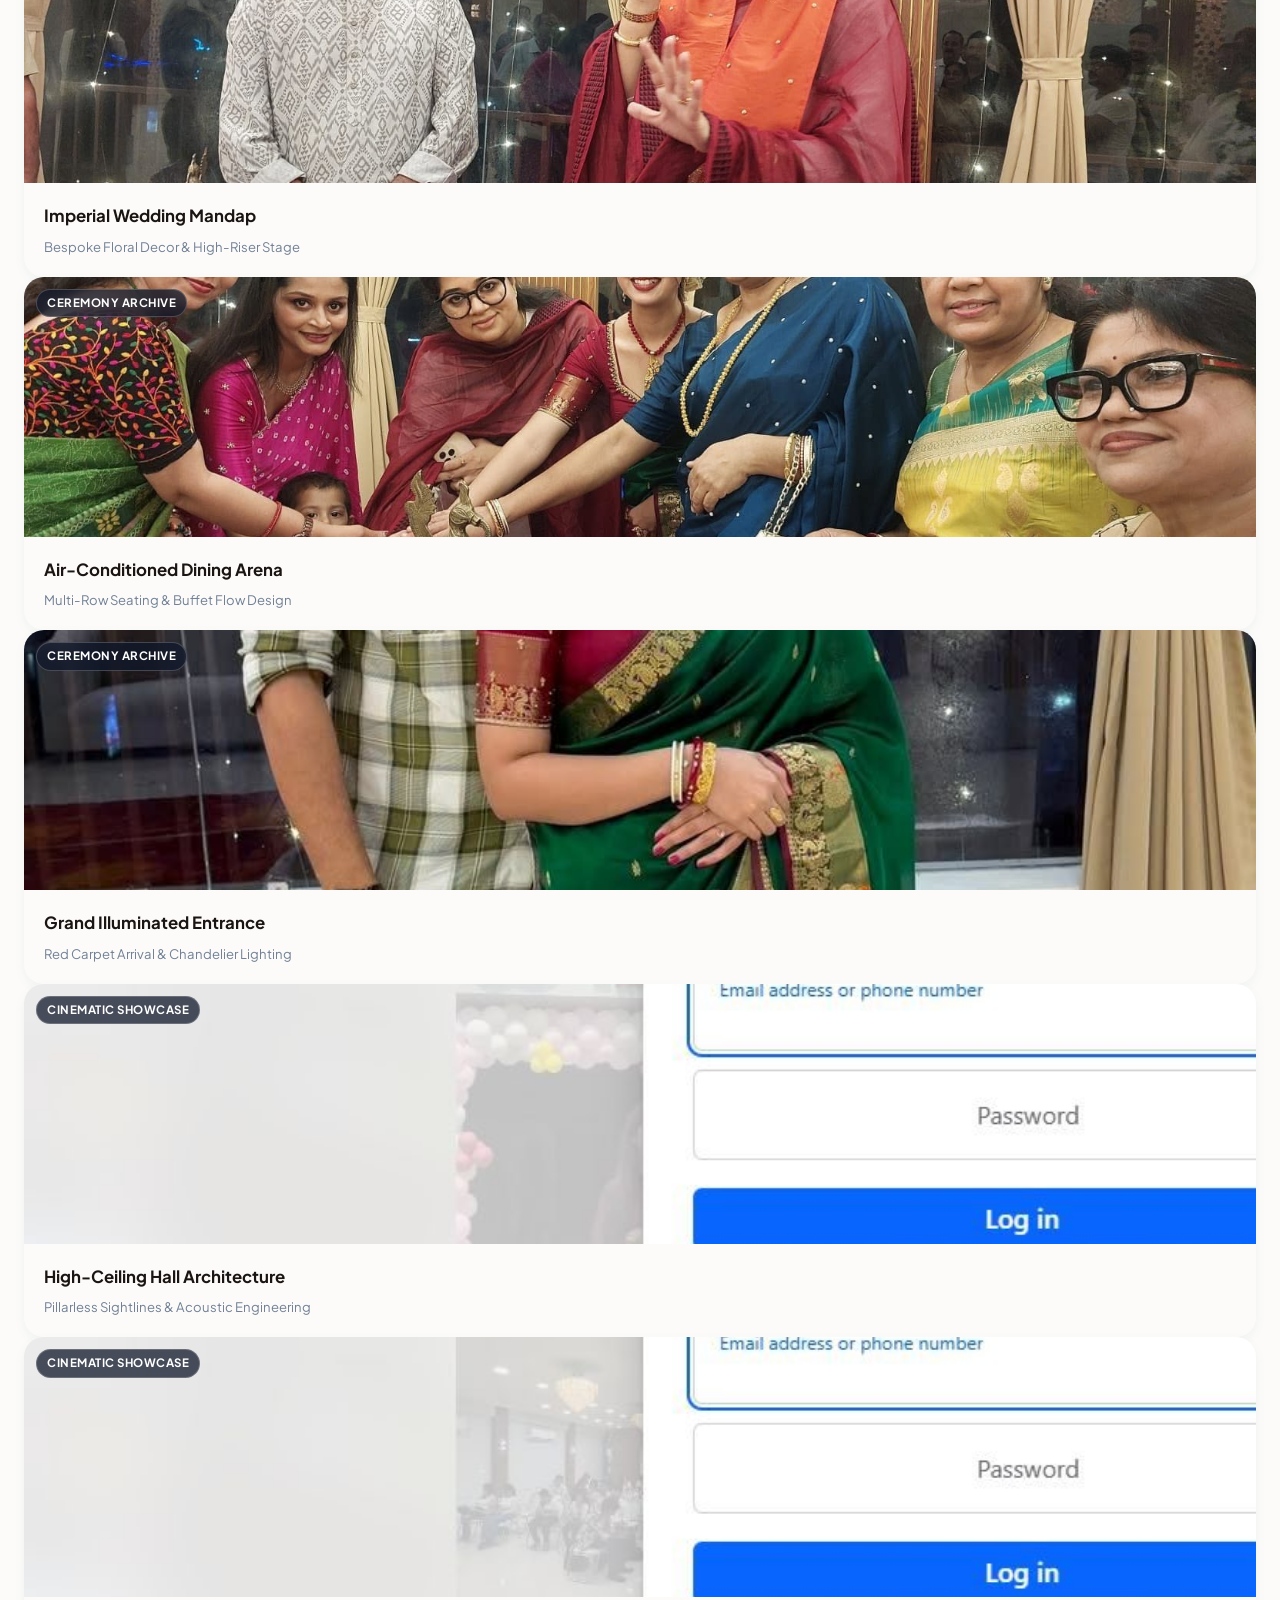
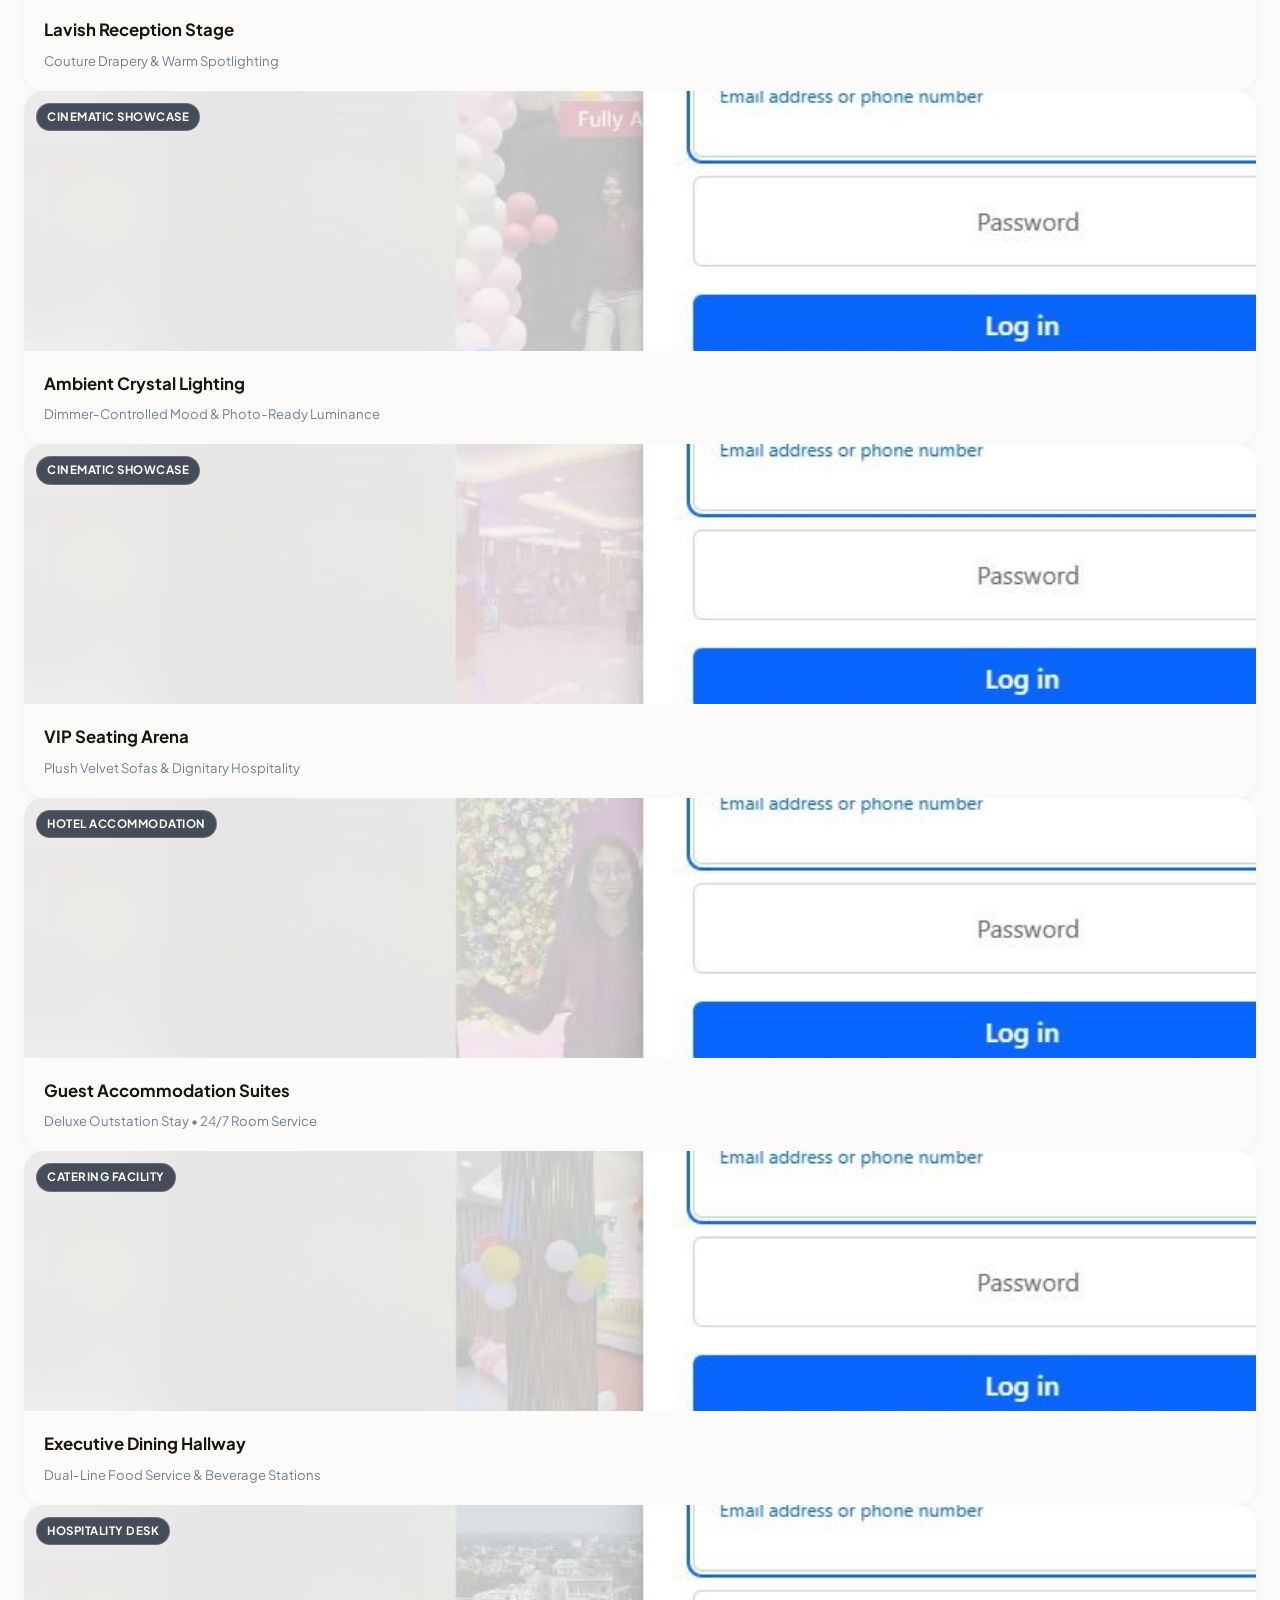
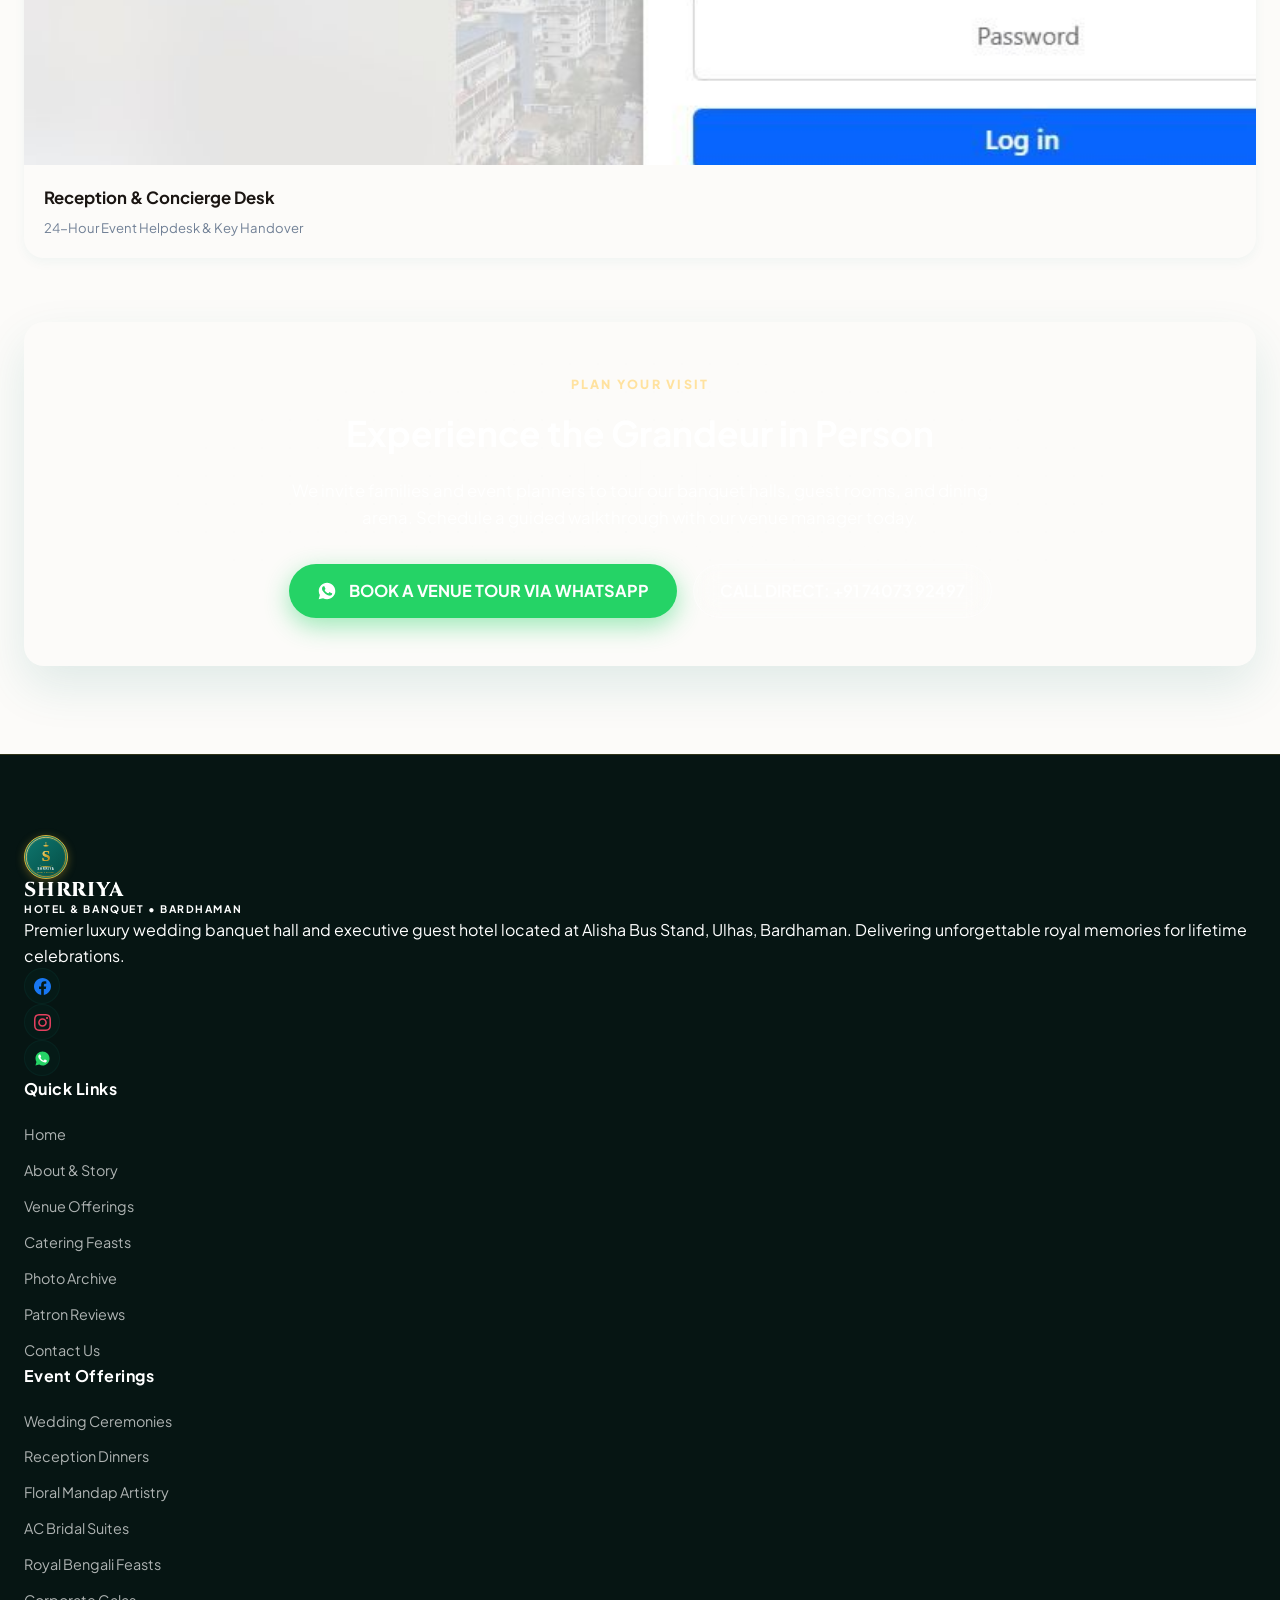
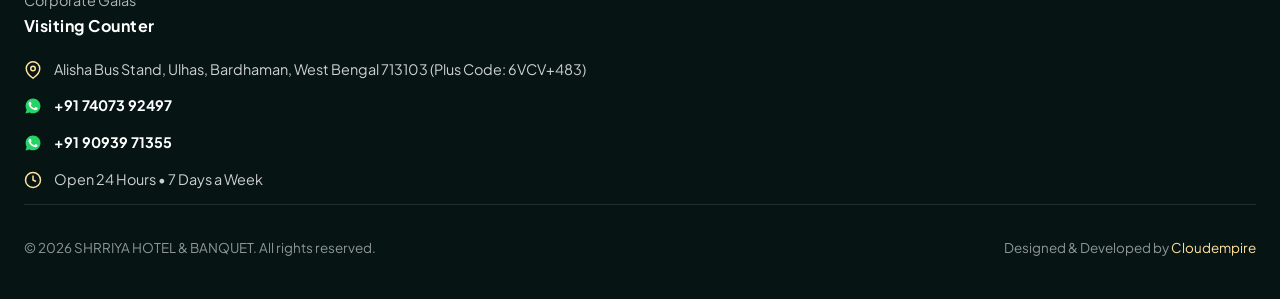
<file: gallery.html>
<!DOCTYPE html>
<html lang="en">
<head>
  <meta charset="UTF-8">
  <meta name="viewport" content="width=device-width, initial-scale=1.0">
  <title>Photo Gallery &amp; Venue Archive — SHRRIYA HOTEL &amp; BANQUET</title>
  <meta name="description" content="Explore real, verified photographs of SHRRIYA HOTEL & BANQUET in Bardhaman. High-definition banquet hall interiors, wedding stage decors, dining arenas, and storefront.">
  
  <!-- Complete Favicon Suite -->
  <link rel="icon" type="image/svg+xml" href="assets/images/favicon.svg">
  <link rel="icon" type="image/png" sizes="32x32" href="assets/images/favicon-32x32.png">
  <link rel="shortcut icon" href="assets/images/favicon.ico">
  <link rel="apple-touch-icon" sizes="180x180" href="assets/images/apple-touch-icon.png">

  <!-- Design System CSS -->
  <link rel="stylesheet" href="assets/css/style.css">
  <style>
    .gallery-filter-wrap {
      display: flex;
      justify-content: center;
      gap: 0.75rem;
      margin-bottom: 2.5rem;
      flex-wrap: wrap;
    }
    .gallery-filter-btn {
      padding: 8px 18px;
      border-radius: 100px;
      border: 1px solid var(--border-color);
      background: var(--surface);
      color: var(--text-muted);
      font-size: 0.88rem;
      font-weight: 600;
      cursor: pointer;
      transition: all 0.25s ease;
    }
    .gallery-filter-btn.active, .gallery-filter-btn:hover {
      background: var(--primary);
      color: #ffffff;
      border-color: var(--primary);
    }
    .gallery-card {
      position: relative;
      border-radius: var(--radius-lg);
      overflow: hidden;
      background: var(--surface);
      border: 1px solid var(--border-color);
      box-shadow: var(--shadow-sm);
      transition: transform 0.3s ease, box-shadow 0.3s ease;
      display: flex;
      flex-direction: column;
    }
    .gallery-card:hover {
      transform: translateY(-4px);
      box-shadow: var(--shadow-md);
      border-color: var(--accent-gold);
    }
    .gallery-card-img-wrap {
      position: relative;
      width: 100%;
      height: 260px;
      overflow: hidden;
      background: #e2e8f0;
    }
    .gallery-card-img-wrap img {
      width: 100%;
      height: 100%;
      object-fit: cover;
      transition: transform 0.5s ease;
    }
    .gallery-card:hover .gallery-card-img-wrap img {
      transform: scale(1.05);
    }
    .gallery-badge {
      position: absolute;
      top: 12px;
      left: 12px;
      background: rgba(15, 23, 42, 0.75);
      backdrop-filter: blur(8px);
      color: #ffffff;
      padding: 4px 10px;
      border-radius: 100px;
      font-size: 0.72rem;
      font-weight: 700;
      letter-spacing: 0.5px;
      text-transform: uppercase;
      border: 1px solid rgba(255, 255, 255, 0.2);
    }
    .gallery-badge.google-verified {
      background: rgba(15, 118, 110, 0.9);
      border-color: #2dd4bf;
    }
    .gallery-info {
      padding: 1.25rem;
      flex: 1;
      display: flex;
      flex-direction: column;
      justify-content: space-between;
    }
    .gallery-title {
      font-size: 1.05rem;
      font-weight: 700;
      color: var(--text-dark);
      margin-bottom: 0.35rem;
    }
    .gallery-meta {
      font-size: 0.82rem;
      color: var(--text-muted);
    }
  </style>
</head>
<body>

  <!-- TheDivine Floating Pill Navbar -->
  <header class="site-header">
    <div class="header-inner">
      <a href="index.html" class="header-brand" aria-label="SHRRIYA HOTEL & BANQUET Home">
        <div class="brand-emblem-wrap">
          <img src="assets/images/logo.svg" alt="SHRRIYA Emblem" class="brand-emblem">
        </div>
        <div class="brand-text">
          <span class="brand-title">SHRRIYA</span>
          <span class="brand-sub">HOTEL &amp; BANQUET • BARDHAMAN</span>
        </div>
      </a>

      <ul class="nav-links">
        <li class="nav-item"><a href="index.html" class="nav-link">Home</a></li>
        <li class="nav-item"><a href="about.html" class="nav-link">About</a></li>
        <li class="nav-item"><a href="offerings.html" class="nav-link">Offerings</a></li>
        <li class="nav-item"><a href="catering.html" class="nav-link">Catering</a></li>
        <li class="nav-item"><a href="gallery.html" class="nav-link active">Gallery</a></li>
        <li class="nav-item"><a href="reviews.html" class="nav-link">Reviews</a></li>
        <li class="nav-item"><a href="contact.html" class="nav-link">Contact</a></li>
      </ul>

      <div class="header-actions">
        <a href="contact.html" class="btn-cta-pill">ENQUIRE NOW ↗</a>
        <div class="social-circle-icons">
          <a href="https://www.facebook.com/61556567624550" target="_blank" rel="noopener noreferrer" class="social-circle-btn" aria-label="Facebook">
            <svg viewBox="0 0 24 24" fill="#1877F2"><path d="M24 12.073c0-6.627-5.373-12-12-12s-12 5.373-12 12c0 5.99 4.388 10.954 10.125 11.854v-8.385H7.078v-3.47h3.047V9.43c0-3.007 1.792-4.669 4.533-4.669 1.312 0 2.686.235 2.686.235v2.953H15.83c-1.491 0-1.956.925-1.956 1.874v2.25h3.328l-.532 3.47h-2.796v8.385C19.612 23.027 24 18.062 24 12.073z"/></svg>
          </a>
          <a href="https://www.instagram.com/reel/DeOyIjYOL1H/" target="_blank" rel="noopener noreferrer" class="social-circle-btn" aria-label="Instagram">
            <svg viewBox="0 0 24 24" fill="#E4405F"><path d="M12 2.163c3.204 0 3.584.012 4.85.07 3.252.148 4.771 1.691 4.919 4.919.058 1.265.069 1.645.069 4.849 0 3.205-.012 3.584-.069 4.849-.149 3.225-1.664 4.771-4.919 4.919-1.266.058-1.644.07-4.85.07-3.204 0-3.584-.012-4.849-.07-3.26-.149-4.771-1.699-4.919-4.92-.058-1.265-.07-1.644-.07-4.849 0-3.204.013-3.583.07-4.849.149-3.227 1.664-4.771 4.919-4.919 1.266-.057 1.645-.069 4.849-.069zm0-2.163c-3.259 0-3.667.014-4.947.072-4.358.2-6.78 2.618-6.98 6.98-.059 1.281-.073 1.689-.073 4.948 0 3.259.014 3.668.072 4.948.2 4.358 2.618 6.78 6.98 6.98 1.281.058 1.689.072 4.948.072 3.259 0 3.668-.014 4.948-.072 4.354-.2 6.782-2.618 6.979-6.98.059-1.28.073-1.689.073-4.948 0-3.259-.014-3.667-.072-4.947-.196-4.354-2.617-6.78-6.979-6.98-1.281-.059-1.69-.073-4.949-.073zm0 5.838c-3.403 0-6.162 2.759-6.162 6.162s2.759 6.163 6.162 6.163 6.162-2.759 6.162-6.163c0-3.403-2.759-6.162-6.162-6.162zm0 10.162c-2.209 0-4-1.79-4-4 0-2.209 1.791-4 4-4s4 1.791 4 4c0 2.21-1.791 4-4 4zm6.406-11.845c-.796 0-1.441.645-1.441 1.44s.645 1.44 1.441 1.44c.795 0 1.439-.645 1.439-1.44s-.644-1.44-1.439-1.44z"/></svg>
          </a>
          <a href="https://wa.me/917407392497" target="_blank" rel="noopener noreferrer" class="social-circle-btn" aria-label="WhatsApp">
            <svg viewBox="0 0 24 24" fill="none"><path d="M12.04 2C6.58 2 2.13 6.45 2.13 11.91C2.13 13.66 2.59 15.36 3.45 16.86L2.05 22L7.3 20.62C8.75 21.41 10.38 21.83 12.04 21.83C17.5 21.83 21.95 17.38 21.95 11.92C21.95 6.46 17.5 2 12.04 2Z" fill="#25D366"/><path d="M17.52 14.33C17.22 14.18 15.75 13.45 15.48 13.35C15.21 13.25 15.01 13.2 14.81 13.5C14.61 13.8 14.04 14.47 13.86 14.67C13.69 14.87 13.51 14.9 13.21 14.75C12.91 14.6 11.95 14.28 10.82 13.27C9.94 12.49 9.34 11.52 9.17 11.22C9 10.92 9.15 10.76 9.3 10.61C9.44 10.48 9.61 10.25 9.76 10.08C9.91 9.91 9.96 9.78 10.06 9.58C10.16 9.38 10.11 9.21 10.03 9.06C9.96 8.91 9.36 7.43 9.11 6.83C8.87 6.25 8.62 6.33 8.44 6.32C8.27 6.31 8.07 6.31 7.87 6.31C7.67 6.31 7.35 6.38 7.07 6.68C6.8 6.98 6.03 7.7 6.03 9.17C6.03 10.64 7.1 12.06 7.25 12.26C7.4 12.46 9.35 15.47 12.34 16.76C13.05 17.07 13.61 17.26 14.05 17.4C14.77 17.63 15.42 17.6 15.94 17.52C16.52 17.43 17.72 16.79 17.97 16.09C18.22 15.39 18.22 14.8 18.14 14.67C18.07 14.55 17.82 14.48 17.52 14.33Z" fill="#FFFFFF"/></svg>
          </a>
        </div>
        <button class="mobile-toggle" aria-label="Toggle Navigation Menu">
          <span></span>
        </button>
      </div>
    </div>
  </header>

  <!-- Subpage Banner -->
  <section class="subpage-banner">
    <div class="abstract-orb-container">
      <div class="abstract-orb abstract-orb-1"></div>
      <div class="abstract-orb abstract-orb-2"></div>
    </div>
    <div class="abstract-tech-grid"></div>

    <div style="position: relative; z-index: 2; max-width: 860px; margin: 0 auto;">
      <span class="section-tag" style="color: #FFE29F;">AUTHENTIC VISUAL ARCHIVE</span>
      <h1>Real Moments of Splendor &amp; <span class="title-accent">Celebration</span></h1>
      <p>Browse 100% genuine photographs capturing our landmark architecture, grand banquet halls, wedding stages, and hospitality spaces in Ulhas, Bardhaman.</p>
    </div>
  </section>

  <!-- Gallery Section -->
  <section class="section">
    <div class="section-header">
      <span class="section-tag">VERIFIED ARCHIVES</span>
      <h2 class="section-title">Explore Our Halls &amp; Amenities</h2>
      <p class="section-desc">Every photograph below is captured directly from our premises and official video archives at Alisha Bus Stand.</p>
    </div>

    <!-- Gallery Grid -->
    <div class="grid-3" style="gap: 1.5rem;">
      
      <!-- Photo 1: Storefront -->
      <div class="gallery-card">
        <div class="gallery-card-img-wrap">
          <img src="assets/images/heritage-storefront.jpg" alt="SHRRIYA HOTEL & BANQUET Verified Google Maps Storefront" loading="lazy">
          <span class="gallery-badge google-verified">Verified Google Maps</span>
        </div>
        <div class="gallery-info">
          <div>
            <h3 class="gallery-title">Prime Arterial Frontage</h3>
            <p class="gallery-meta">Alisha Bus Stand, Ulhas, Bardhaman</p>
          </div>
        </div>
      </div>

      <!-- Photo 2: Grand Ballroom -->
      <div class="gallery-card">
        <div class="gallery-card-img-wrap">
          <img src="assets/images/banquet-grand-hall.jpg" alt="Grand Ballroom & Royal Banquet Hall Interior" loading="lazy">
          <span class="gallery-badge">Ceremony Archive</span>
        </div>
        <div class="gallery-info">
          <div>
            <h3 class="gallery-title">Grand Ceremonial Ballroom</h3>
            <p class="gallery-meta">Capacity: Up to 800 Guests • Climate Controlled</p>
          </div>
        </div>
      </div>

      <!-- Photo 3: Wedding Mandap Stage -->
      <div class="gallery-card">
        <div class="gallery-card-img-wrap">
          <img src="assets/images/banquet-stage-mandap.jpg" alt="Imperial Floral Wedding Stage & Mandap Artistry" loading="lazy">
          <span class="gallery-badge">Ceremony Archive</span>
        </div>
        <div class="gallery-info">
          <div>
            <h3 class="gallery-title">Imperial Wedding Mandap</h3>
            <p class="gallery-meta">Bespoke Floral Decor &amp; High-Riser Stage</p>
          </div>
        </div>
      </div>

      <!-- Photo 4: Celebration Dining Arena -->
      <div class="gallery-card">
        <div class="gallery-card-img-wrap">
          <img src="assets/images/banquet-celebration-dining.jpg" alt="Air-Conditioned Banquet Dining & Celebration Arena" loading="lazy">
          <span class="gallery-badge">Ceremony Archive</span>
        </div>
        <div class="gallery-info">
          <div>
            <h3 class="gallery-title">Air-Conditioned Dining Arena</h3>
            <p class="gallery-meta">Multi-Row Seating &amp; Buffet Flow Design</p>
          </div>
        </div>
      </div>

      <!-- Photo 5: Illuminated Entrance -->
      <div class="gallery-card">
        <div class="gallery-card-img-wrap">
          <img src="assets/images/banquet-lighting-entrance.jpg" alt="Illuminated Grand Entrance & Welcome Portico" loading="lazy">
          <span class="gallery-badge">Ceremony Archive</span>
        </div>
        <div class="gallery-info">
          <div>
            <h3 class="gallery-title">Grand Illuminated Entrance</h3>
            <p class="gallery-meta">Red Carpet Arrival &amp; Chandelier Lighting</p>
          </div>
        </div>
      </div>

      <!-- Photo 6: Hall Architecture Overview -->
      <div class="gallery-card">
        <div class="gallery-card-img-wrap">
          <img src="assets/images/feature-hall-overview.jpg" alt="High-Ceiling Banquet Architecture & Chandeliers" loading="lazy">
          <span class="gallery-badge">Cinematic Showcase</span>
        </div>
        <div class="gallery-info">
          <div>
            <h3 class="gallery-title">High-Ceiling Hall Architecture</h3>
            <p class="gallery-meta">Pillarless Sightlines &amp; Acoustic Engineering</p>
          </div>
        </div>
      </div>

      <!-- Photo 7: Stage Decor & Artistry -->
      <div class="gallery-card">
        <div class="gallery-card-img-wrap">
          <img src="assets/images/feature-stage-decor.jpg" alt="Lavish Reception Stage & Floral Artistry" loading="lazy">
          <span class="gallery-badge">Cinematic Showcase</span>
        </div>
        <div class="gallery-info">
          <div>
            <h3 class="gallery-title">Lavish Reception Stage</h3>
            <p class="gallery-meta">Couture Drapery &amp; Warm Spotlighting</p>
          </div>
        </div>
      </div>

      <!-- Photo 8: Architectural Ceiling Lighting -->
      <div class="gallery-card">
        <div class="gallery-card-img-wrap">
          <img src="assets/images/feature-ceiling-lighting.jpg" alt="Architectural Ambient Lighting & Crystal Fixtures" loading="lazy">
          <span class="gallery-badge">Cinematic Showcase</span>
        </div>
        <div class="gallery-info">
          <div>
            <h3 class="gallery-title">Ambient Crystal Lighting</h3>
            <p class="gallery-meta">Dimmer-Controlled Mood &amp; Photo-Ready Luminance</p>
          </div>
        </div>
      </div>

      <!-- Photo 9: VIP Guest Seating Arena -->
      <div class="gallery-card">
        <div class="gallery-card-img-wrap">
          <img src="assets/images/feature-vip-seating.jpg" alt="VIP Lounge & Guest Hospitality Arena" loading="lazy">
          <span class="gallery-badge">Cinematic Showcase</span>
        </div>
        <div class="gallery-info">
          <div>
            <h3 class="gallery-title">VIP Seating Arena</h3>
            <p class="gallery-meta">Plush Velvet Sofas &amp; Dignitary Hospitality</p>
          </div>
        </div>
      </div>

      <!-- Photo 10: Hotel Suite Corridor -->
      <div class="gallery-card">
        <div class="gallery-card-img-wrap">
          <img src="assets/images/feature-corridor-suites.jpg" alt="Guest Accommodation Corridor & AC Suites" loading="lazy">
          <span class="gallery-badge">Hotel Accommodation</span>
        </div>
        <div class="gallery-info">
          <div>
            <h3 class="gallery-title">Guest Accommodation Suites</h3>
            <p class="gallery-meta">Deluxe Outstation Stay • 24/7 Room Service</p>
          </div>
        </div>
      </div>

      <!-- Photo 11: Dining Spread Layout -->
      <div class="gallery-card">
        <div class="gallery-card-img-wrap">
          <img src="assets/images/feature-dining-spread.jpg" alt="Buffet & Dining Hall Layout" loading="lazy">
          <span class="gallery-badge">Catering Facility</span>
        </div>
        <div class="gallery-info">
          <div>
            <h3 class="gallery-title">Executive Dining Hallway</h3>
            <p class="gallery-meta">Dual-Line Food Service &amp; Beverage Stations</p>
          </div>
        </div>
      </div>

      <!-- Photo 12: Welcome Concierge Desk -->
      <div class="gallery-card">
        <div class="gallery-card-img-wrap">
          <img src="assets/images/feature-welcome-counter.jpg" alt="Reception & Concierge Desk" loading="lazy">
          <span class="gallery-badge">Hospitality Desk</span>
        </div>
        <div class="gallery-info">
          <div>
            <h3 class="gallery-title">Reception &amp; Concierge Desk</h3>
            <p class="gallery-meta">24-Hour Event Helpdesk &amp; Key Handover</p>
          </div>
        </div>
      </div>

    </div>

    <!-- Booking CTA Banner -->
    <div style="background: linear-gradient(135deg, var(--primary), var(--primary-dark)); color: #ffffff; border-radius: var(--radius-lg); padding: 3rem 2rem; margin-top: 4rem; text-align: center; position: relative; overflow: hidden; box-shadow: var(--shadow-lg);">
      <div class="abstract-tech-grid" style="opacity: 0.15;"></div>
      <div style="position: relative; z-index: 2; max-width: 720px; margin: 0 auto;">
        <span class="section-tag" style="color: #FFE29F;">PLAN YOUR VISIT</span>
        <h2 style="color: #ffffff; font-size: 2.2rem; margin-bottom: 1rem;">Experience the Grandeur in Person</h2>
        <p style="color: rgba(255, 255, 255, 0.9); font-size: 1.05rem; margin-bottom: 2rem;">
          We invite families and event planners to tour our banquet halls, guest rooms, and dining arena. Schedule a guided walkthrough with our venue manager today.
        </p>
        <div style="display: flex; gap: 1rem; justify-content: center; flex-wrap: wrap;">
          <a href="https://wa.me/917407392497?text=Hello%20Shrriya%20Hotel%2C%20I%20would%20like%20to%20schedule%20a%20hall%20walkthrough%20visit." target="_blank" rel="noopener noreferrer" class="btn-hero-primary" style="background: #25D366; color: #ffffff; border-color: #25D366;">
            <svg width="20" height="20" viewBox="0 0 24 24" fill="none"><path d="M12.04 2C6.58 2 2.13 6.45 2.13 11.91C2.13 13.66 2.59 15.36 3.45 16.86L2.05 22L7.3 20.62C8.75 21.41 10.38 21.83 12.04 21.83C17.5 21.83 21.95 17.38 21.95 11.92C21.95 6.46 17.5 2 12.04 2Z" fill="#FFFFFF"/><path d="M17.52 14.33C17.22 14.18 15.75 13.45 15.48 13.35C15.21 13.25 15.01 13.2 14.81 13.5C14.61 13.8 14.04 14.47 13.86 14.67C13.69 14.87 13.51 14.9 13.21 14.75C12.91 14.6 11.95 14.28 10.82 13.27C9.94 12.49 9.34 11.52 9.17 11.22C9 10.92 9.15 10.76 9.3 10.61C9.44 10.48 9.61 10.25 9.76 10.08C9.91 9.91 9.96 9.78 10.06 9.58C10.16 9.38 10.11 9.21 10.03 9.06C9.96 8.91 9.36 7.43 9.11 6.83C8.87 6.25 8.62 6.33 8.44 6.32C8.27 6.31 8.07 6.31 7.87 6.31C7.67 6.31 7.35 6.38 7.07 6.68C6.8 6.98 6.03 7.7 6.03 9.17C6.03 10.64 7.1 12.06 7.25 12.26C7.4 12.46 9.35 15.47 12.34 16.76C13.05 17.07 13.61 17.26 14.05 17.4C14.77 17.63 15.42 17.6 15.94 17.52C16.52 17.43 17.72 16.79 17.97 16.09C18.22 15.39 18.22 14.8 18.14 14.67C18.07 14.55 17.82 14.48 17.52 14.33Z" fill="#25D366"/></svg>
            BOOK A VENUE TOUR VIA WHATSAPP
          </a>
          <a href="tel:+917407392497" class="btn-hero-secondary" style="border-color: rgba(255, 255, 255, 0.4); color: #ffffff;">
            CALL DIRECT: +91 74073 92497
          </a>
        </div>
      </div>
    </div>
  </section>

  <!-- Global Footer -->
  <footer class="site-footer">
    <div class="footer-grid">
      <div class="footer-col">
        <div class="footer-brand">
          <div class="brand-emblem-wrap" style="width: 44px; height: 44px;">
            <img src="assets/images/logo.svg" alt="SHRRIYA Emblem" class="brand-emblem">
          </div>
          <div class="brand-text">
            <span class="brand-title" style="color: #ffffff; font-size: 1.25rem;">SHRRIYA</span>
            <span class="brand-sub" style="color: var(--accent-gold); font-size: 0.65rem;">HOTEL &amp; BANQUET • BARDHAMAN</span>
          </div>
        </div>
        <p class="footer-text">
          Premier luxury wedding banquet hall and executive guest hotel located at Alisha Bus Stand, Ulhas, Bardhaman. Delivering unforgettable royal memories for lifetime celebrations.
        </p>
        <div class="footer-social-row">
          <a href="https://www.facebook.com/61556567624550" target="_blank" rel="noopener noreferrer" class="social-circle-btn" aria-label="Facebook">
            <svg viewBox="0 0 24 24" fill="#1877F2"><path d="M24 12.073c0-6.627-5.373-12-12-12s-12 5.373-12 12c0 5.99 4.388 10.954 10.125 11.854v-8.385H7.078v-3.47h3.047V9.43c0-3.007 1.792-4.669 4.533-4.669 1.312 0 2.686.235 2.686.235v2.953H15.83c-1.491 0-1.956.925-1.956 1.874v2.25h3.328l-.532 3.47h-2.796v8.385C19.612 23.027 24 18.062 24 12.073z"/></svg>
          </a>
          <a href="https://www.instagram.com/reel/DeOyIjYOL1H/" target="_blank" rel="noopener noreferrer" class="social-circle-btn" aria-label="Instagram">
            <svg viewBox="0 0 24 24" fill="#E4405F"><path d="M12 2.163c3.204 0 3.584.012 4.85.07 3.252.148 4.771 1.691 4.919 4.919.058 1.265.069 1.645.069 4.849 0 3.205-.012 3.584-.069 4.849-.149 3.225-1.664 4.771-4.919 4.919-1.266.058-1.644.07-4.85.07-3.204 0-3.584-.012-4.849-.07-3.26-.149-4.771-1.699-4.919-4.92-.058-1.265-.07-1.644-.07-4.849 0-3.204.013-3.583.07-4.849.149-3.227 1.664-4.771 4.919-4.919 1.266-.057 1.645-.069 4.849-.069zm0-2.163c-3.259 0-3.667.014-4.947.072-4.358.2-6.78 2.618-6.98 6.98-.059 1.281-.073 1.689-.073 4.948 0 3.259.014 3.668.072 4.948.2 4.358 2.618 6.78 6.98 6.98 1.281.058 1.689.072 4.948.072 3.259 0 3.668-.014 4.948-.072 4.354-.2 6.782-2.618 6.979-6.98.059-1.28.073-1.689.073-4.948 0-3.259-.014-3.667-.072-4.947-.196-4.354-2.617-6.78-6.979-6.98-1.281-.059-1.69-.073-4.949-.073zm0 5.838c-3.403 0-6.162 2.759-6.162 6.162s2.759 6.163 6.162 6.163 6.162-2.759 6.162-6.163c0-3.403-2.759-6.162-6.162-6.162zm0 10.162c-2.209 0-4-1.79-4-4 0-2.209 1.791-4 4-4s4 1.791 4 4c0 2.21-1.791 4-4 4zm6.406-11.845c-.796 0-1.441.645-1.441 1.44s.645 1.44 1.441 1.44c.795 0 1.439-.645 1.439-1.44s-.644-1.44-1.439-1.44z"/></svg>
          </a>
          <a href="https://wa.me/917407392497" target="_blank" rel="noopener noreferrer" class="social-circle-btn" aria-label="WhatsApp">
            <svg viewBox="0 0 24 24" fill="none"><path d="M12.04 2C6.58 2 2.13 6.45 2.13 11.91C2.13 13.66 2.59 15.36 3.45 16.86L2.05 22L7.3 20.62C8.75 21.41 10.38 21.83 12.04 21.83C17.5 21.83 21.95 17.38 21.95 11.92C21.95 6.46 17.5 2 12.04 2Z" fill="#25D366"/><path d="M17.52 14.33C17.22 14.18 15.75 13.45 15.48 13.35C15.21 13.25 15.01 13.2 14.81 13.5C14.61 13.8 14.04 14.47 13.86 14.67C13.69 14.87 13.51 14.9 13.21 14.75C12.91 14.6 11.95 14.28 10.82 13.27C9.94 12.49 9.34 11.52 9.17 11.22C9 10.92 9.15 10.76 9.3 10.61C9.44 10.48 9.61 10.25 9.76 10.08C9.91 9.91 9.96 9.78 10.06 9.58C10.16 9.38 10.11 9.21 10.03 9.06C9.96 8.91 9.36 7.43 9.11 6.83C8.87 6.25 8.62 6.33 8.44 6.32C8.27 6.31 8.07 6.31 7.87 6.31C7.67 6.31 7.35 6.38 7.07 6.68C6.8 6.98 6.03 7.7 6.03 9.17C6.03 10.64 7.1 12.06 7.25 12.26C7.4 12.46 9.35 15.47 12.34 16.76C13.05 17.07 13.61 17.26 14.05 17.4C14.77 17.63 15.42 17.6 15.94 17.52C16.52 17.43 17.72 16.79 17.97 16.09C18.22 15.39 18.22 14.8 18.14 14.67C18.07 14.55 17.82 14.48 17.52 14.33Z" fill="#FFFFFF"/></svg>
          </a>
        </div>
      </div>

      <div class="footer-col">
        <h5>Quick Links</h5>
        <ul class="footer-links">
          <li><a href="index.html">Home</a></li>
          <li><a href="about.html">About &amp; Story</a></li>
          <li><a href="offerings.html">Venue Offerings</a></li>
          <li><a href="catering.html">Catering Feasts</a></li>
          <li><a href="gallery.html">Photo Archive</a></li>
          <li><a href="reviews.html">Patron Reviews</a></li>
          <li><a href="contact.html">Contact Us</a></li>
        </ul>
      </div>

      <div class="footer-col">
        <h5>Event Offerings</h5>
        <ul class="footer-links">
          <li><a href="offerings.html">Wedding Ceremonies</a></li>
          <li><a href="offerings.html">Reception Dinners</a></li>
          <li><a href="offerings.html">Floral Mandap Artistry</a></li>
          <li><a href="offerings.html">AC Bridal Suites</a></li>
          <li><a href="catering.html">Royal Bengali Feasts</a></li>
          <li><a href="offerings.html">Corporate Galas</a></li>
        </ul>
      </div>

      <div class="footer-col">
        <h5>Visiting Counter</h5>
        <div class="footer-contact-item">
          <svg width="18" height="18" viewBox="0 0 24 24" fill="none" stroke="#FFE29F" stroke-width="2"><path d="M21 10c0 7-9 13-9 13s-9-6-9-13a9 9 0 0118 0z"/><circle cx="12" cy="10" r="3"/></svg>
          <span>Alisha Bus Stand, Ulhas, Bardhaman, West Bengal 713103 (Plus Code: 6VCV+483)</span>
        </div>
        <div class="footer-contact-item">
          <svg width="18" height="18" viewBox="0 0 24 24" fill="none"><path d="M12.04 2C6.58 2 2.13 6.45 2.13 11.91C2.13 13.66 2.59 15.36 3.45 16.86L2.05 22L7.3 20.62C8.75 21.41 10.38 21.83 12.04 21.83C17.5 21.83 21.95 17.38 21.95 11.92C21.95 6.46 17.5 2 12.04 2Z" fill="#25D366"/><path d="M17.52 14.33C17.22 14.18 15.75 13.45 15.48 13.35C15.21 13.25 15.01 13.2 14.81 13.5C14.61 13.8 14.04 14.47 13.86 14.67C13.69 14.87 13.51 14.9 13.21 14.75C12.91 14.6 11.95 14.28 10.82 13.27C9.94 12.49 9.34 11.52 9.17 11.22C9 10.92 9.15 10.76 9.3 10.61C9.44 10.48 9.61 10.25 9.76 10.08C9.91 9.91 9.96 9.78 10.06 9.58C10.16 9.38 10.11 9.21 10.03 9.06C9.96 8.91 9.36 7.43 9.11 6.83C8.87 6.25 8.62 6.33 8.44 6.32C8.27 6.31 8.07 6.31 7.87 6.31C7.67 6.31 7.35 6.38 7.07 6.68C6.8 6.98 6.03 7.7 6.03 9.17C6.03 10.64 7.1 12.06 7.25 12.26C7.4 12.46 9.35 15.47 12.34 16.76C13.05 17.07 13.61 17.26 14.05 17.4C14.77 17.63 15.42 17.6 15.94 17.52C16.52 17.43 17.72 16.79 17.97 16.09C18.22 15.39 18.22 14.8 18.14 14.67C18.07 14.55 17.82 14.48 17.52 14.33Z" fill="#FFFFFF"/></svg>
          <a href="tel:+917407392497" style="color: #ffffff; font-weight: 700;">+91 74073 92497</a>
        </div>
        <div class="footer-contact-item">
          <svg width="18" height="18" viewBox="0 0 24 24" fill="none"><path d="M12.04 2C6.58 2 2.13 6.45 2.13 11.91C2.13 13.66 2.59 15.36 3.45 16.86L2.05 22L7.3 20.62C8.75 21.41 10.38 21.83 12.04 21.83C17.5 21.83 21.95 17.38 21.95 11.92C21.95 6.46 17.5 2 12.04 2Z" fill="#25D366"/><path d="M17.52 14.33C17.22 14.18 15.75 13.45 15.48 13.35C15.21 13.25 15.01 13.2 14.81 13.5C14.61 13.8 14.04 14.47 13.86 14.67C13.69 14.87 13.51 14.9 13.21 14.75C12.91 14.6 11.95 14.28 10.82 13.27C9.94 12.49 9.34 11.52 9.17 11.22C9 10.92 9.15 10.76 9.3 10.61C9.44 10.48 9.61 10.25 9.76 10.08C9.91 9.91 9.96 9.78 10.06 9.58C10.16 9.38 10.11 9.21 10.03 9.06C9.96 8.91 9.36 7.43 9.11 6.83C8.87 6.25 8.62 6.33 8.44 6.32C8.27 6.31 8.07 6.31 7.87 6.31C7.67 6.31 7.35 6.38 7.07 6.68C6.8 6.98 6.03 7.7 6.03 9.17C6.03 10.64 7.1 12.06 7.25 12.26C7.4 12.46 9.35 15.47 12.34 16.76C13.05 17.07 13.61 17.26 14.05 17.4C14.77 17.63 15.42 17.6 15.94 17.52C16.52 17.43 17.72 16.79 17.97 16.09C18.22 15.39 18.22 14.8 18.14 14.67C18.07 14.55 17.82 14.48 17.52 14.33Z" fill="#FFFFFF"/></svg>
          <a href="tel:+919093971355" style="color: #ffffff; font-weight: 700;">+91 90939 71355</a>
        </div>
        <div class="footer-contact-item">
          <svg width="18" height="18" viewBox="0 0 24 24" fill="none" stroke="#FFE29F" stroke-width="2"><circle cx="12" cy="12" r="10"/><polyline points="12 6 12 12 16 14"/></svg>
          <span>Open 24 Hours • 7 Days a Week</span>
        </div>
      </div>
    </div>

    <div class="footer-bottom">
      <div>© 2026 SHRRIYA HOTEL &amp; BANQUET. All rights reserved.</div>
      <div>Designed &amp; Developed by <a href="https://cloudempire.tech/" target="_blank" rel="noopener noreferrer">Cloudempire</a></div>
    </div>
  </footer>

  <!-- Floating WhatsApp Button -->
  <a href="https://wa.me/917407392497?text=Hello%20Shrriya%20Hotel%20%26%20Banquet%2C%20I%20would%20like%20to%20inquire%20about%20event%20booking." target="_blank" rel="noopener noreferrer" class="floating-wa-btn" aria-label="Direct WhatsApp Inquiry">
    <svg width="30" height="30" viewBox="0 0 24 24" fill="none"><path d="M12.04 2C6.58 2 2.13 6.45 2.13 11.91C2.13 13.66 2.59 15.36 3.45 16.86L2.05 22L7.3 20.62C8.75 21.41 10.38 21.83 12.04 21.83C17.5 21.83 21.95 17.38 21.95 11.92C21.95 6.46 17.5 2 12.04 2Z" fill="#FFFFFF"/><path d="M17.52 14.33C17.22 14.18 15.75 13.45 15.48 13.35C15.21 13.25 15.01 13.2 14.81 13.5C14.61 13.8 14.04 14.47 13.86 14.67C13.69 14.87 13.51 14.9 13.21 14.75C12.91 14.6 11.95 14.28 10.82 13.27C9.94 12.49 9.34 11.52 9.17 11.22C9 10.92 9.15 10.76 9.3 10.61C9.44 10.48 9.61 10.25 9.76 10.08C9.91 9.91 9.96 9.78 10.06 9.58C10.16 9.38 10.11 9.21 10.03 9.06C9.96 8.91 9.36 7.43 9.11 6.83C8.87 6.25 8.62 6.33 8.44 6.32C8.27 6.31 8.07 6.31 7.87 6.31C7.67 6.31 7.35 6.38 7.07 6.68C6.8 6.98 6.03 7.7 6.03 9.17C6.03 10.64 7.1 12.06 7.25 12.26C7.4 12.46 9.35 15.47 12.34 16.76C13.05 17.07 13.61 17.26 14.05 17.4C14.77 17.63 15.42 17.6 15.94 17.52C16.52 17.43 17.72 16.79 17.97 16.09C18.22 15.39 18.22 14.8 18.14 14.67C18.07 14.55 17.82 14.48 17.52 14.33Z" fill="#25D366"/></svg>
  </a>

  <script src="assets/js/main.js"></script>
</body>
</html>
</file>
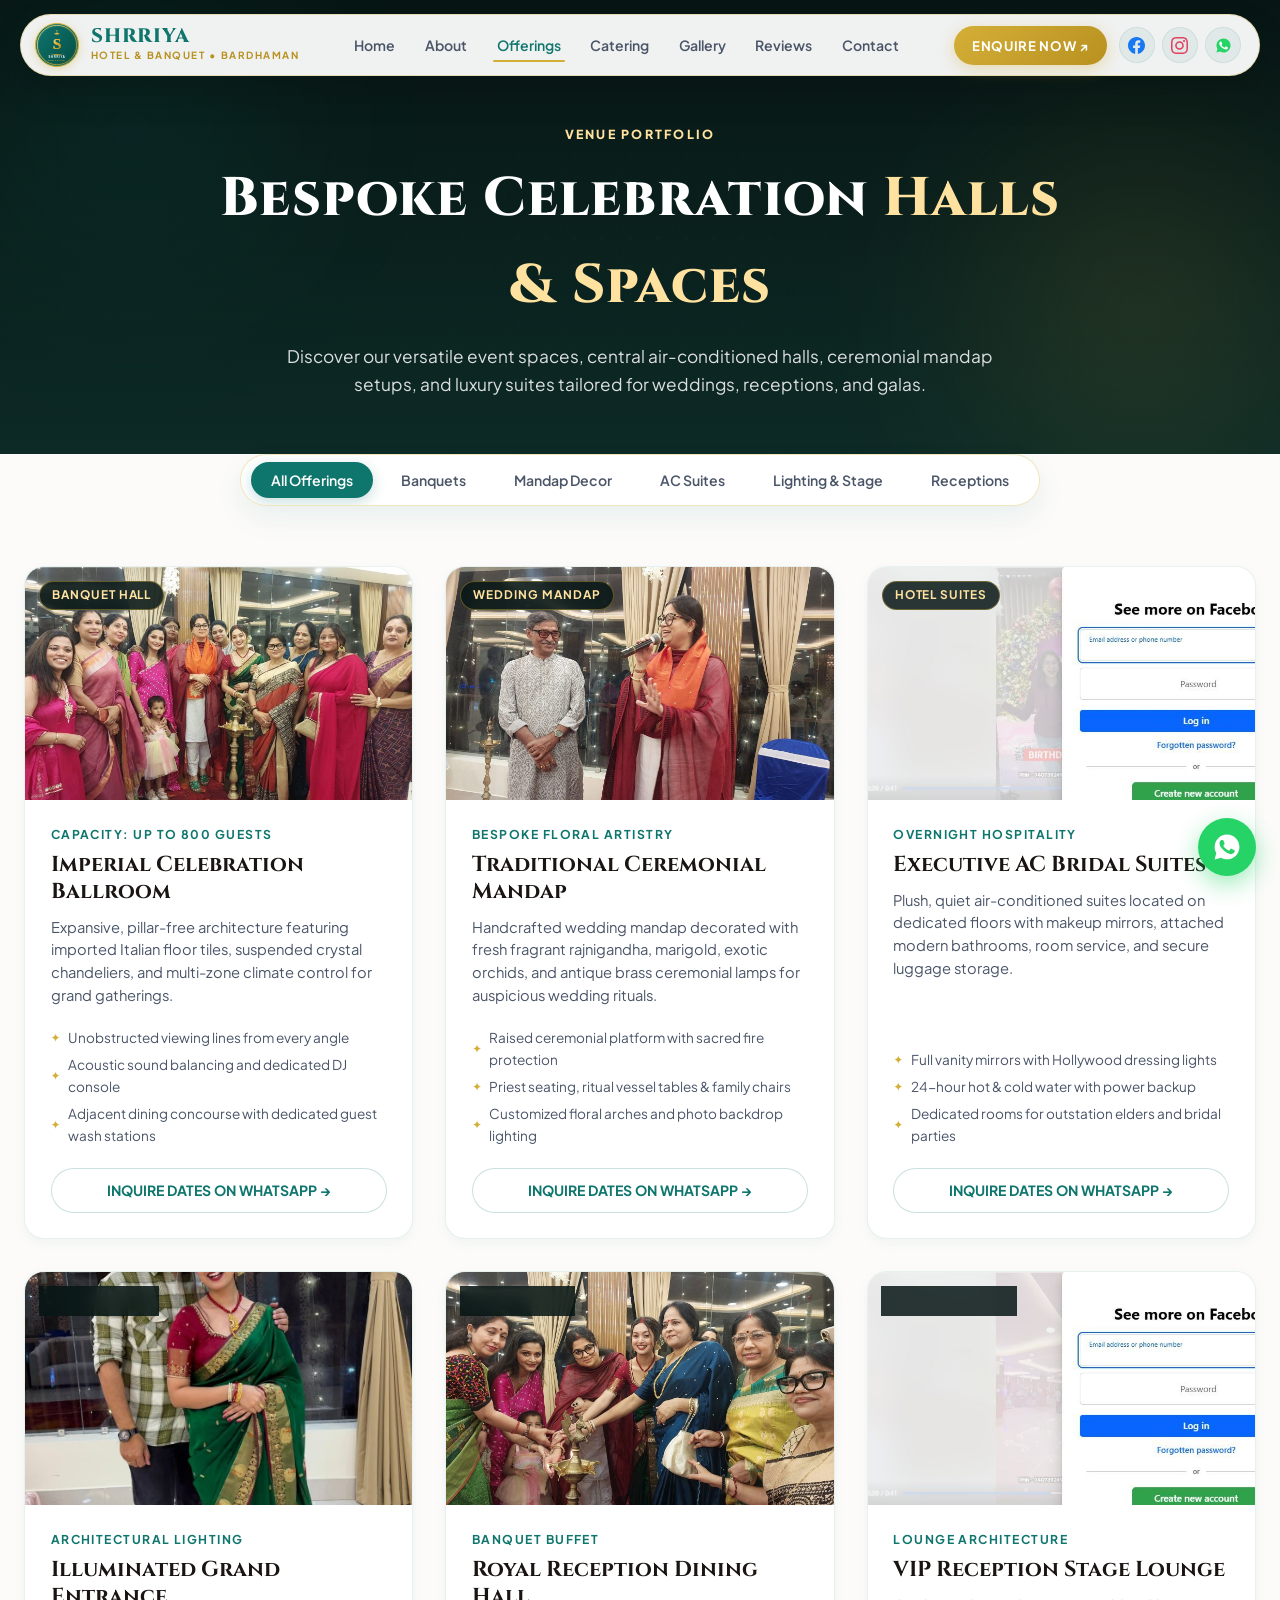
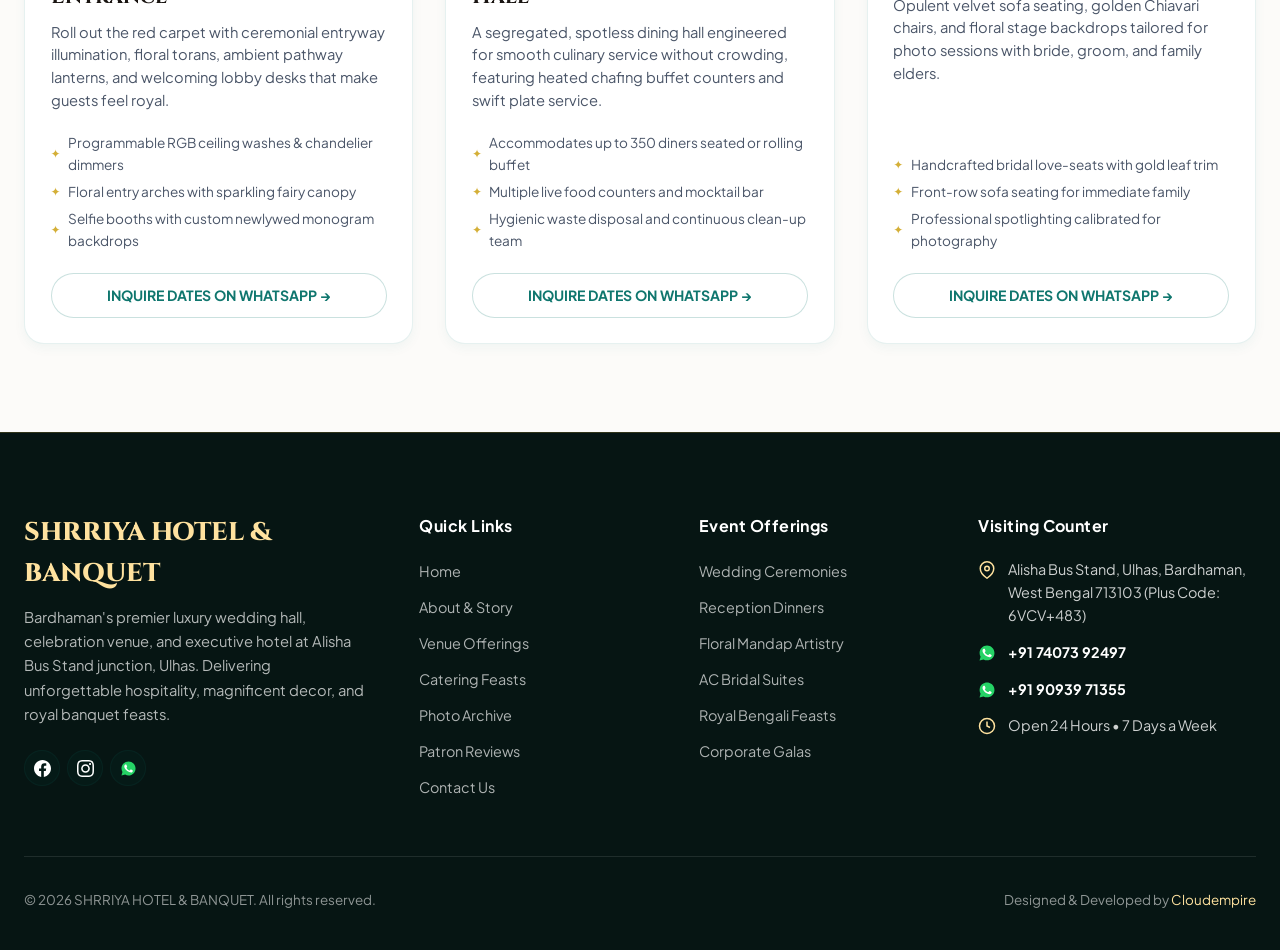
<file: offerings.html>
<!DOCTYPE html>
<html lang="en">
<head>
  <meta charset="UTF-8">
  <meta name="viewport" content="width=device-width, initial-scale=1.0">
  <title>Venue Offerings &amp; Banquet Portfolio — SHRRIYA HOTEL &amp; BANQUET</title>
  <meta name="description" content="Explore our complete venue portfolio: Grand Celebration Ballroom, Floral Stage Mandaps, AC Bridal Suites, and Event Banquets in Bardhaman.">
  
  <link rel="icon" type="image/svg+xml" href="assets/images/favicon.svg">
  <link rel="icon" type="image/png" sizes="32x32" href="assets/images/favicon-32x32.png">
  <link rel="shortcut icon" href="assets/images/favicon.ico">
  <link rel="apple-touch-icon" sizes="180x180" href="assets/images/apple-touch-icon.png">

  <link rel="stylesheet" href="assets/css/style.css">
</head>
<body>

  <!-- TheDivine Floating Pill Navbar -->
  <header class="site-header">
    <div class="header-inner">
      <a href="index.html" class="header-brand" aria-label="SHRRIYA HOTEL & BANQUET Home">
        <div class="brand-emblem-wrap">
          <img src="assets/images/logo.svg" alt="SHRRIYA Emblem" class="brand-emblem">
        </div>
        <div class="brand-text">
          <span class="brand-title">SHRRIYA</span>
          <span class="brand-sub">HOTEL &amp; BANQUET • BARDHAMAN</span>
        </div>
      </a>

      <ul class="nav-links">
        <li class="nav-item"><a href="index.html" class="nav-link">Home</a></li>
        <li class="nav-item"><a href="about.html" class="nav-link">About</a></li>
        <li class="nav-item"><a href="offerings.html" class="nav-link active">Offerings</a></li>
        <li class="nav-item"><a href="catering.html" class="nav-link">Catering</a></li>
        <li class="nav-item"><a href="gallery.html" class="nav-link">Gallery</a></li>
        <li class="nav-item"><a href="reviews.html" class="nav-link">Reviews</a></li>
        <li class="nav-item"><a href="contact.html" class="nav-link">Contact</a></li>
      </ul>

      <div class="header-actions">
        <a href="contact.html" class="btn-cta-pill">ENQUIRE NOW ↗</a>
        <div class="social-circle-icons">
          <a href="https://www.facebook.com/61556567624550" target="_blank" rel="noopener noreferrer" class="social-circle-btn" aria-label="Facebook">
            <svg viewBox="0 0 24 24" fill="#1877F2"><path d="M24 12.073c0-6.627-5.373-12-12-12s-12 5.373-12 12c0 5.99 4.388 10.954 10.125 11.854v-8.385H7.078v-3.47h3.047V9.43c0-3.007 1.792-4.669 4.533-4.669 1.312 0 2.686.235 2.686.235v2.953H15.83c-1.491 0-1.956.925-1.956 1.874v2.25h3.328l-.532 3.47h-2.796v8.385C19.612 23.027 24 18.062 24 12.073z"/></svg>
          </a>
          <a href="https://www.instagram.com/reel/DeOyIjYOL1H/" target="_blank" rel="noopener noreferrer" class="social-circle-btn" aria-label="Instagram">
            <svg viewBox="0 0 24 24" fill="#E4405F"><path d="M12 2.163c3.204 0 3.584.012 4.85.07 3.252.148 4.771 1.691 4.919 4.919.058 1.265.069 1.645.069 4.849 0 3.205-.012 3.584-.069 4.849-.149 3.225-1.664 4.771-4.919 4.919-1.266.058-1.644.07-4.85.07-3.204 0-3.584-.012-4.849-.07-3.26-.149-4.771-1.699-4.919-4.92-.058-1.265-.07-1.644-.07-4.849 0-3.204.013-3.583.07-4.849.149-3.227 1.664-4.771 4.919-4.919 1.266-.057 1.645-.069 4.849-.069zm0-2.163c-3.259 0-3.667.014-4.947.072-4.358.2-6.78 2.618-6.98 6.98-.059 1.281-.073 1.689-.073 4.948 0 3.259.014 3.668.072 4.948.2 4.358 2.618 6.78 6.98 6.98 1.281.058 1.689.072 4.948.072 3.259 0 3.668-.014 4.948-.072 4.354-.2 6.782-2.618 6.979-6.98.059-1.28.073-1.689.073-4.948 0-3.259-.014-3.667-.072-4.947-.196-4.354-2.617-6.78-6.979-6.98-1.281-.059-1.69-.073-4.949-.073zm0 5.838c-3.403 0-6.162 2.759-6.162 6.162s2.759 6.163 6.162 6.163 6.162-2.759 6.162-6.163c0-3.403-2.759-6.162-6.162-6.162zm0 10.162c-2.209 0-4-1.79-4-4 0-2.209 1.791-4 4-4s4 1.791 4 4c0 2.21-1.791 4-4 4zm6.406-11.845c-.796 0-1.441.645-1.441 1.44s.645 1.44 1.441 1.44c.795 0 1.439-.645 1.439-1.44s-.644-1.44-1.439-1.44z"/></svg>
          </a>
          <a href="https://wa.me/917407392497" target="_blank" rel="noopener noreferrer" class="social-circle-btn" aria-label="WhatsApp">
            <svg viewBox="0 0 24 24" fill="none"><path d="M12.04 2C6.58 2 2.13 6.45 2.13 11.91C2.13 13.66 2.59 15.36 3.45 16.86L2.05 22L7.3 20.62C8.75 21.41 10.38 21.83 12.04 21.83C17.5 21.83 21.95 17.38 21.95 11.92C21.95 6.46 17.5 2 12.04 2Z" fill="#25D366"/><path d="M17.52 14.33C17.22 14.18 15.75 13.45 15.48 13.35C15.21 13.25 15.01 13.2 14.81 13.5C14.61 13.8 14.04 14.47 13.86 14.67C13.69 14.87 13.51 14.9 13.21 14.75C12.91 14.6 11.95 14.28 10.82 13.27C9.94 12.49 9.34 11.52 9.17 11.22C9 10.92 9.15 10.76 9.3 10.61C9.44 10.48 9.61 10.25 9.76 10.08C9.91 9.91 9.96 9.78 10.06 9.58C10.16 9.38 10.11 9.21 10.03 9.06C9.96 8.91 9.36 7.43 9.11 6.83C8.87 6.25 8.62 6.33 8.44 6.32C8.27 6.31 8.07 6.31 7.87 6.31C7.67 6.31 7.35 6.38 7.07 6.68C6.8 6.98 6.03 7.7 6.03 9.17C6.03 10.64 7.1 12.06 7.25 12.26C7.4 12.46 9.35 15.47 12.34 16.76C13.05 17.07 13.61 17.26 14.05 17.4C14.77 17.63 15.42 17.6 15.94 17.52C16.52 17.43 17.72 16.79 17.97 16.09C18.22 15.39 18.22 14.8 18.14 14.67C18.07 14.55 17.82 14.48 17.52 14.33Z" fill="#FFFFFF"/></svg>
          </a>
        </div>
        <button class="mobile-toggle" aria-label="Toggle Navigation Menu">
          <span></span>
        </button>
      </div>
    </div>
  </header>

  <!-- Subpage Banner -->
  <section class="subpage-banner">
    <div class="abstract-orb-container">
      <div class="abstract-orb abstract-orb-1"></div>
      <div class="abstract-orb abstract-orb-2"></div>
    </div>
    <div class="abstract-tech-grid"></div>

    <div style="position: relative; z-index: 2; max-width: 860px; margin: 0 auto;">
      <span class="section-tag" style="color: #FFE29F;">VENUE PORTFOLIO</span>
      <h1>Bespoke Celebration <span class="title-accent">Halls &amp; Spaces</span></h1>
      <p>Discover our versatile event spaces, central air-conditioned halls, ceremonial mandap setups, and luxury suites tailored for weddings, receptions, and galas.</p>
    </div>
  </section>

  <!-- TheDivine Sticky Floating Tab Filter Rail (Mandates 3 & 7) -->
  <div class="filter-rail-sticky-wrapper">
    <div class="portfolio-filter">
      <button class="filter-btn active" data-filter="all">All Offerings</button>
      <button class="filter-btn" data-filter="banquets">Banquets</button>
      <button class="filter-btn" data-filter="mandap">Mandap Decor</button>
      <button class="filter-btn" data-filter="suites">AC Suites</button>
      <button class="filter-btn" data-filter="lighting">Lighting &amp; Stage</button>
      <button class="filter-btn" data-filter="reception">Receptions</button>
    </div>
  </div>

  <!-- Venue Catalog Section -->
  <section class="section" style="padding-top: 1rem;">
    <div class="portfolio-grid">
      <!-- Item 1: Grand Celebration Ballroom -->
      <div class="offering-card" data-category="banquets">
        <div class="dish-card-img-wrap">
          <img src="assets/images/banquet-grand-hall.jpg" alt="Pillarless Grand Ballroom" class="dish-card-img" loading="lazy" decoding="async">
          <span class="dish-card-badge">BANQUET HALL</span>
        </div>
        <div class="dish-card-body">
          <span class="dish-card-category">CAPACITY: UP TO 800 GUESTS</span>
          <h3 class="dish-card-title">Imperial Celebration Ballroom</h3>
          <p class="dish-card-desc">Expansive, pillar-free architecture featuring imported Italian floor tiles, suspended crystal chandeliers, and multi-zone climate control for grand gatherings.</p>
          <ul class="dish-card-highlights">
            <li>Unobstructed viewing lines from every angle</li>
            <li>Acoustic sound balancing and dedicated DJ console</li>
            <li>Adjacent dining concourse with dedicated guest wash stations</li>
          </ul>
          <a href="https://wa.me/917407392497?text=Hello%20Shrriya%20Hotel%2C%20I%20am%20interested%20in%20the%20Imperial%20Celebration%20Ballroom." target="_blank" rel="noopener noreferrer" class="btn-card-inquire">
            INQUIRE DATES ON WHATSAPP →
          </a>
        </div>
      </div>

      <!-- Item 2: Traditional Bengali Floral Mandap -->
      <div class="offering-card" data-category="mandap">
        <div class="dish-card-img-wrap">
          <img src="assets/images/banquet-stage-mandap.jpg" alt="Regal Wedding Mandap" class="dish-card-img" loading="lazy" decoding="async">
          <span class="dish-card-badge">WEDDING MANDAP</span>
        </div>
        <div class="dish-card-body">
          <span class="dish-card-category">BESPOKE FLORAL ARTISTRY</span>
          <h3 class="dish-card-title">Traditional Ceremonial Mandap</h3>
          <p class="dish-card-desc">Handcrafted wedding mandap decorated with fresh fragrant rajnigandha, marigold, exotic orchids, and antique brass ceremonial lamps for auspicious wedding rituals.</p>
          <ul class="dish-card-highlights">
            <li>Raised ceremonial platform with sacred fire protection</li>
            <li>Priest seating, ritual vessel tables &amp; family chairs</li>
            <li>Customized floral arches and photo backdrop lighting</li>
          </ul>
          <a href="https://wa.me/917407392497?text=Hello%20Shrriya%20Hotel%2C%20I%20am%20interested%20in%20the%20Traditional%20Ceremonial%20Mandap." target="_blank" rel="noopener noreferrer" class="btn-card-inquire">
            INQUIRE DATES ON WHATSAPP →
          </a>
        </div>
      </div>

      <!-- Item 3: Luxury AC Bridal & Family Suites -->
      <div class="offering-card" data-category="suites">
        <div class="dish-card-img-wrap">
          <img src="assets/images/feature-corridor-suites.jpg" alt="AC Guest Rooms and Suites" class="dish-card-img" loading="lazy" decoding="async">
          <span class="dish-card-badge">HOTEL SUITES</span>
        </div>
        <div class="dish-card-body">
          <span class="dish-card-category">OVERNIGHT HOSPITALITY</span>
          <h3 class="dish-card-title">Executive AC Bridal Suites</h3>
          <p class="dish-card-desc">Plush, quiet air-conditioned suites located on dedicated floors with makeup mirrors, attached modern bathrooms, room service, and secure luggage storage.</p>
          <ul class="dish-card-highlights">
            <li>Full vanity mirrors with Hollywood dressing lights</li>
            <li>24-hour hot &amp; cold water with power backup</li>
            <li>Dedicated rooms for outstation elders and bridal parties</li>
          </ul>
          <a href="https://wa.me/917407392497?text=Hello%20Shrriya%20Hotel%2C%20I%20am%20interested%20in%20Executive%20AC%20Bridal%20Suites." target="_blank" rel="noopener noreferrer" class="btn-card-inquire">
            INQUIRE DATES ON WHATSAPP →
          </a>
        </div>
      </div>

      <!-- Item 4: Grand Reception Foyer & Lighting -->
      <div class="offering-card" data-category="lighting">
        <div class="dish-card-img-wrap">
          <img src="assets/images/banquet-lighting-entrance.jpg" alt="Grand Entrance & Chandelier Lighting" class="dish-card-img" loading="lazy" decoding="async">
          <span class="dish-card-badge">ILLUMINATION</span>
        </div>
        <div class="dish-card-body">
          <span class="dish-card-category">ARCHITECTURAL LIGHTING</span>
          <h3 class="dish-card-title">Illuminated Grand Entrance</h3>
          <p class="dish-card-desc">Roll out the red carpet with ceremonial entryway illumination, floral torans, ambient pathway lanterns, and welcoming lobby desks that make guests feel royal.</p>
          <ul class="dish-card-highlights">
            <li>Programmable RGB ceiling washes &amp; chandelier dimmers</li>
            <li>Floral entry arches with sparkling fairy canopy</li>
            <li>Selfie booths with custom newlywed monogram backdrops</li>
          </ul>
          <a href="https://wa.me/917407392497?text=Hello%20Shrriya%20Hotel%2C%20I%20am%20interested%20in%20Illuminated%20Entrance%20%26%20Lighting." target="_blank" rel="noopener noreferrer" class="btn-card-inquire">
            INQUIRE DATES ON WHATSAPP →
          </a>
        </div>
      </div>

      <!-- Item 5: Reception Dining Concourse -->
      <div class="offering-card" data-category="reception">
        <div class="dish-card-img-wrap">
          <img src="assets/images/banquet-celebration-dining.jpg" alt="Reception Dining Concourse" class="dish-card-img" loading="lazy" decoding="async">
          <span class="dish-card-badge">DINING ZONE</span>
        </div>
        <div class="dish-card-body">
          <span class="dish-card-category">BANQUET BUFFET</span>
          <h3 class="dish-card-title">Royal Reception Dining Hall</h3>
          <p class="dish-card-desc">A segregated, spotless dining hall engineered for smooth culinary service without crowding, featuring heated chafing buffet counters and swift plate service.</p>
          <ul class="dish-card-highlights">
            <li>Accommodates up to 350 diners seated or rolling buffet</li>
            <li>Multiple live food counters and mocktail bar</li>
            <li>Hygienic waste disposal and continuous clean-up team</li>
          </ul>
          <a href="https://wa.me/917407392497?text=Hello%20Shrriya%20Hotel%2C%20I%20am%20interested%20in%20the%20Royal%20Reception%20Dining%20Hall." target="_blank" rel="noopener noreferrer" class="btn-card-inquire">
            INQUIRE DATES ON WHATSAPP →
          </a>
        </div>
      </div>

      <!-- Item 6: VIP Seating & Stage Lounge -->
      <div class="offering-card" data-category="banquets">
        <div class="dish-card-img-wrap">
          <img src="assets/images/feature-vip-seating.jpg" alt="VIP Seating Lounges" class="dish-card-img" loading="lazy" decoding="async">
          <span class="dish-card-badge">VIP HOSPITALITY</span>
        </div>
        <div class="dish-card-body">
          <span class="dish-card-category">LOUNGE ARCHITECTURE</span>
          <h3 class="dish-card-title">VIP Reception Stage Lounge</h3>
          <p class="dish-card-desc">Opulent velvet sofa seating, golden Chiavari chairs, and floral stage backdrops tailored for photo sessions with bride, groom, and family elders.</p>
          <ul class="dish-card-highlights">
            <li>Handcrafted bridal love-seats with gold leaf trim</li>
            <li>Front-row sofa seating for immediate family</li>
            <li>Professional spotlighting calibrated for photography</li>
          </ul>
          <a href="https://wa.me/917407392497?text=Hello%20Shrriya%20Hotel%2C%20I%20am%20interested%20in%20VIP%20Stage%20Lounges." target="_blank" rel="noopener noreferrer" class="btn-card-inquire">
            INQUIRE DATES ON WHATSAPP →
          </a>
        </div>
      </div>
    </div>
  </section>

  <!-- Site Footer -->
  <footer class="site-footer">
    <div class="footer-container">
      <div>
        <h4 class="footer-brand-title">SHRRIYA HOTEL &amp; BANQUET</h4>
        <p class="footer-desc">
          Bardhaman's premier luxury wedding hall, celebration venue, and executive hotel at Alisha Bus Stand junction, Ulhas. Delivering unforgettable hospitality, magnificent decor, and royal banquet feasts.
        </p>
        <div class="social-circle-icons">
          <a href="https://www.facebook.com/61556567624550" target="_blank" rel="noopener noreferrer" class="social-circle-btn" aria-label="Facebook">
            <svg viewBox="0 0 24 24" fill="#ffffff" width="16" height="16"><path d="M24 12.073c0-6.627-5.373-12-12-12s-12 5.373-12 12c0 5.99 4.388 10.954 10.125 11.854v-8.385H7.078v-3.47h3.047V9.43c0-3.007 1.792-4.669 4.533-4.669 1.312 0 2.686.235 2.686.235v2.953H15.83c-1.491 0-1.956.925-1.956 1.874v2.25h3.328l-.532 3.47h-2.796v8.385C19.612 23.027 24 18.062 24 12.073z"/></svg>
          </a>
          <a href="https://www.instagram.com/reel/DeOyIjYOL1H/" target="_blank" rel="noopener noreferrer" class="social-circle-btn" aria-label="Instagram">
            <svg viewBox="0 0 24 24" fill="#ffffff" width="16" height="16"><path d="M12 2.163c3.204 0 3.584.012 4.85.07 3.252.148 4.771 1.691 4.919 4.919.058 1.265.069 1.645.069 4.849 0 3.205-.012 3.584-.069 4.849-.149 3.225-1.664 4.771-4.919 4.919-1.266.058-1.644.07-4.85.07-3.204 0-3.584-.012-4.849-.07-3.26-.149-4.771-1.699-4.919-4.92-.058-1.265-.07-1.644-.07-4.849 0-3.204.013-3.583.07-4.849.149-3.227 1.664-4.771 4.919-4.919 1.266-.057 1.645-.069 4.849-.069zm0-2.163c-3.259 0-3.667.014-4.947.072-4.358.2-6.78 2.618-6.98 6.98-.059 1.281-.073 1.689-.073 4.948 0 3.259.014 3.668.072 4.948.2 4.358 2.618 6.78 6.98 6.98 1.281.058 1.689.072 4.948.072 3.259 0 3.668-.014 4.948-.072 4.354-.2 6.782-2.618 6.979-6.98.059-1.28.073-1.689.073-4.948 0-3.259-.014-3.667-.072-4.947-.196-4.354-2.617-6.78-6.979-6.98-1.281-.059-1.69-.073-4.949-.073zm0 5.838c-3.403 0-6.162 2.759-6.162 6.162s2.759 6.163 6.162 6.163 6.162-2.759 6.162-6.163c0-3.403-2.759-6.162-6.162-6.162zm0 10.162c-2.209 0-4-1.79-4-4 0-2.209 1.791-4 4-4s4 1.791 4 4c0 2.21-1.791 4-4 4zm6.406-11.845c-.796 0-1.441.645-1.441 1.44s.645 1.44 1.441 1.44c.795 0 1.439-.645 1.439-1.44s-.644-1.44-1.439-1.44z"/></svg>
          </a>
          <a href="https://wa.me/917407392497" target="_blank" rel="noopener noreferrer" class="social-circle-btn" aria-label="WhatsApp">
            <svg viewBox="0 0 24 24" fill="none" width="16" height="16"><path d="M12.04 2C6.58 2 2.13 6.45 2.13 11.91C2.13 13.66 2.59 15.36 3.45 16.86L2.05 22L7.3 20.62C8.75 21.41 10.38 21.83 12.04 21.83C17.5 21.83 21.95 17.38 21.95 11.92C21.95 6.46 17.5 2 12.04 2Z" fill="#25D366"/><path d="M17.52 14.33C17.22 14.18 15.75 13.45 15.48 13.35C15.21 13.25 15.01 13.2 14.81 13.5C14.61 13.8 14.04 14.47 13.86 14.67C13.69 14.87 13.51 14.9 13.21 14.75C12.91 14.6 11.95 14.28 10.82 13.27C9.94 12.49 9.34 11.52 9.17 11.22C9 10.92 9.15 10.76 9.3 10.61C9.44 10.48 9.61 10.25 9.76 10.08C9.91 9.91 9.96 9.78 10.06 9.58C10.16 9.38 10.11 9.21 10.03 9.06C9.96 8.91 9.36 7.43 9.11 6.83C8.87 6.25 8.62 6.33 8.44 6.32C8.27 6.31 8.07 6.31 7.87 6.31C7.67 6.31 7.35 6.38 7.07 6.68C6.8 6.98 6.03 7.7 6.03 9.17C6.03 10.64 7.1 12.06 7.25 12.26C7.4 12.46 9.35 15.47 12.34 16.76C13.05 17.07 13.61 17.26 14.05 17.4C14.77 17.63 15.42 17.6 15.94 17.52C16.52 17.43 17.72 16.79 17.97 16.09C18.22 15.39 18.22 14.8 18.14 14.67C18.07 14.55 17.82 14.48 17.52 14.33Z" fill="#FFFFFF"/></svg>
          </a>
        </div>
      </div>

      <div class="footer-col">
        <h5>Quick Links</h5>
        <ul class="footer-links">
          <li><a href="index.html">Home</a></li>
          <li><a href="about.html">About &amp; Story</a></li>
          <li><a href="offerings.html">Venue Offerings</a></li>
          <li><a href="catering.html">Catering Feasts</a></li>
          <li><a href="gallery.html">Photo Archive</a></li>
          <li><a href="reviews.html">Patron Reviews</a></li>
          <li><a href="contact.html">Contact Us</a></li>
        </ul>
      </div>

      <div class="footer-col">
        <h5>Event Offerings</h5>
        <ul class="footer-links">
          <li><a href="offerings.html">Wedding Ceremonies</a></li>
          <li><a href="offerings.html">Reception Dinners</a></li>
          <li><a href="offerings.html">Floral Mandap Artistry</a></li>
          <li><a href="offerings.html">AC Bridal Suites</a></li>
          <li><a href="catering.html">Royal Bengali Feasts</a></li>
          <li><a href="offerings.html">Corporate Galas</a></li>
        </ul>
      </div>

      <div class="footer-col">
        <h5>Visiting Counter</h5>
        <div class="footer-contact-item">
          <svg width="18" height="18" viewBox="0 0 24 24" fill="none" stroke="#FFE29F" stroke-width="2"><path d="M21 10c0 7-9 13-9 13s-9-6-9-13a9 9 0 0118 0z"/><circle cx="12" cy="10" r="3"/></svg>
          <span>Alisha Bus Stand, Ulhas, Bardhaman, West Bengal 713103 (Plus Code: 6VCV+483)</span>
        </div>
        <div class="footer-contact-item">
          <svg width="18" height="18" viewBox="0 0 24 24" fill="none"><path d="M12.04 2C6.58 2 2.13 6.45 2.13 11.91C2.13 13.66 2.59 15.36 3.45 16.86L2.05 22L7.3 20.62C8.75 21.41 10.38 21.83 12.04 21.83C17.5 21.83 21.95 17.38 21.95 11.92C21.95 6.46 17.5 2 12.04 2Z" fill="#25D366"/><path d="M17.52 14.33C17.22 14.18 15.75 13.45 15.48 13.35C15.21 13.25 15.01 13.2 14.81 13.5C14.61 13.8 14.04 14.47 13.86 14.67C13.69 14.87 13.51 14.9 13.21 14.75C12.91 14.6 11.95 14.28 10.82 13.27C9.94 12.49 9.34 11.52 9.17 11.22C9 10.92 9.15 10.76 9.3 10.61C9.44 10.48 9.61 10.25 9.76 10.08C9.91 9.91 9.96 9.78 10.06 9.58C10.16 9.38 10.11 9.21 10.03 9.06C9.96 8.91 9.36 7.43 9.11 6.83C8.87 6.25 8.62 6.33 8.44 6.32C8.27 6.31 8.07 6.31 7.87 6.31C7.67 6.31 7.35 6.38 7.07 6.68C6.8 6.98 6.03 7.7 6.03 9.17C6.03 10.64 7.1 12.06 7.25 12.26C7.4 12.46 9.35 15.47 12.34 16.76C13.05 17.07 13.61 17.26 14.05 17.4C14.77 17.63 15.42 17.6 15.94 17.52C16.52 17.43 17.72 16.79 17.97 16.09C18.22 15.39 18.22 14.8 18.14 14.67C18.07 14.55 17.82 14.48 17.52 14.33Z" fill="#FFFFFF"/></svg>
          <a href="tel:+917407392497" style="color: #ffffff; font-weight: 700;">+91 74073 92497</a>
        </div>
        <div class="footer-contact-item">
          <svg width="18" height="18" viewBox="0 0 24 24" fill="none"><path d="M12.04 2C6.58 2 2.13 6.45 2.13 11.91C2.13 13.66 2.59 15.36 3.45 16.86L2.05 22L7.3 20.62C8.75 21.41 10.38 21.83 12.04 21.83C17.5 21.83 21.95 17.38 21.95 11.92C21.95 6.46 17.5 2 12.04 2Z" fill="#25D366"/><path d="M17.52 14.33C17.22 14.18 15.75 13.45 15.48 13.35C15.21 13.25 15.01 13.2 14.81 13.5C14.61 13.8 14.04 14.47 13.86 14.67C13.69 14.87 13.51 14.9 13.21 14.75C12.91 14.6 11.95 14.28 10.82 13.27C9.94 12.49 9.34 11.52 9.17 11.22C9 10.92 9.15 10.76 9.3 10.61C9.44 10.48 9.61 10.25 9.76 10.08C9.91 9.91 9.96 9.78 10.06 9.58C10.16 9.38 10.11 9.21 10.03 9.06C9.96 8.91 9.36 7.43 9.11 6.83C8.87 6.25 8.62 6.33 8.44 6.32C8.27 6.31 8.07 6.31 7.87 6.31C7.67 6.31 7.35 6.38 7.07 6.68C6.8 6.98 6.03 7.7 6.03 9.17C6.03 10.64 7.1 12.06 7.25 12.26C7.4 12.46 9.35 15.47 12.34 16.76C13.05 17.07 13.61 17.26 14.05 17.4C14.77 17.63 15.42 17.6 15.94 17.52C16.52 17.43 17.72 16.79 17.97 16.09C18.22 15.39 18.22 14.8 18.14 14.67C18.07 14.55 17.82 14.48 17.52 14.33Z" fill="#FFFFFF"/></svg>
          <a href="tel:+919093971355" style="color: #ffffff; font-weight: 700;">+91 90939 71355</a>
        </div>
        <div class="footer-contact-item">
          <svg width="18" height="18" viewBox="0 0 24 24" fill="none" stroke="#FFE29F" stroke-width="2"><circle cx="12" cy="12" r="10"/><polyline points="12 6 12 12 16 14"/></svg>
          <span>Open 24 Hours • 7 Days a Week</span>
        </div>
      </div>
    </div>

    <div class="footer-bottom">
      <div>© 2026 SHRRIYA HOTEL &amp; BANQUET. All rights reserved.</div>
      <div>Designed &amp; Developed by <a href="https://cloudempire.tech/" target="_blank" rel="noopener noreferrer">Cloudempire</a></div>
    </div>
  </footer>

  <!-- Floating WhatsApp Button -->
  <a href="https://wa.me/917407392497?text=Hello%20Shrriya%20Hotel%20%26%20Banquet%2C%20I%20would%20like%20to%20inquire%20about%20event%20booking." target="_blank" rel="noopener noreferrer" class="floating-wa-btn" aria-label="Direct WhatsApp Inquiry">
    <svg width="30" height="30" viewBox="0 0 24 24" fill="none"><path d="M12.04 2C6.58 2 2.13 6.45 2.13 11.91C2.13 13.66 2.59 15.36 3.45 16.86L2.05 22L7.3 20.62C8.75 21.41 10.38 21.83 12.04 21.83C17.5 21.83 21.95 17.38 21.95 11.92C21.95 6.46 17.5 2 12.04 2Z" fill="#FFFFFF"/><path d="M17.52 14.33C17.22 14.18 15.75 13.45 15.48 13.35C15.21 13.25 15.01 13.2 14.81 13.5C14.61 13.8 14.04 14.47 13.86 14.67C13.69 14.87 13.51 14.9 13.21 14.75C12.91 14.6 11.95 14.28 10.82 13.27C9.94 12.49 9.34 11.52 9.17 11.22C9 10.92 9.15 10.76 9.3 10.61C9.44 10.48 9.61 10.25 9.76 10.08C9.91 9.91 9.96 9.78 10.06 9.58C10.16 9.38 10.11 9.21 10.03 9.06C9.96 8.91 9.36 7.43 9.11 6.83C8.87 6.25 8.62 6.33 8.44 6.32C8.27 6.31 8.07 6.31 7.87 6.31C7.67 6.31 7.35 6.38 7.07 6.68C6.8 6.98 6.03 7.7 6.03 9.17C6.03 10.64 7.1 12.06 7.25 12.26C7.4 12.46 9.35 15.47 12.34 16.76C13.05 17.07 13.61 17.26 14.05 17.4C14.77 17.63 15.42 17.6 15.94 17.52C16.52 17.43 17.72 16.79 17.97 16.09C18.22 15.39 18.22 14.8 18.14 14.67C18.07 14.55 17.82 14.48 17.52 14.33Z" fill="#25D366"/></svg>
  </a>

  <script src="assets/js/main.js"></script>
</body>
</html>
</file>
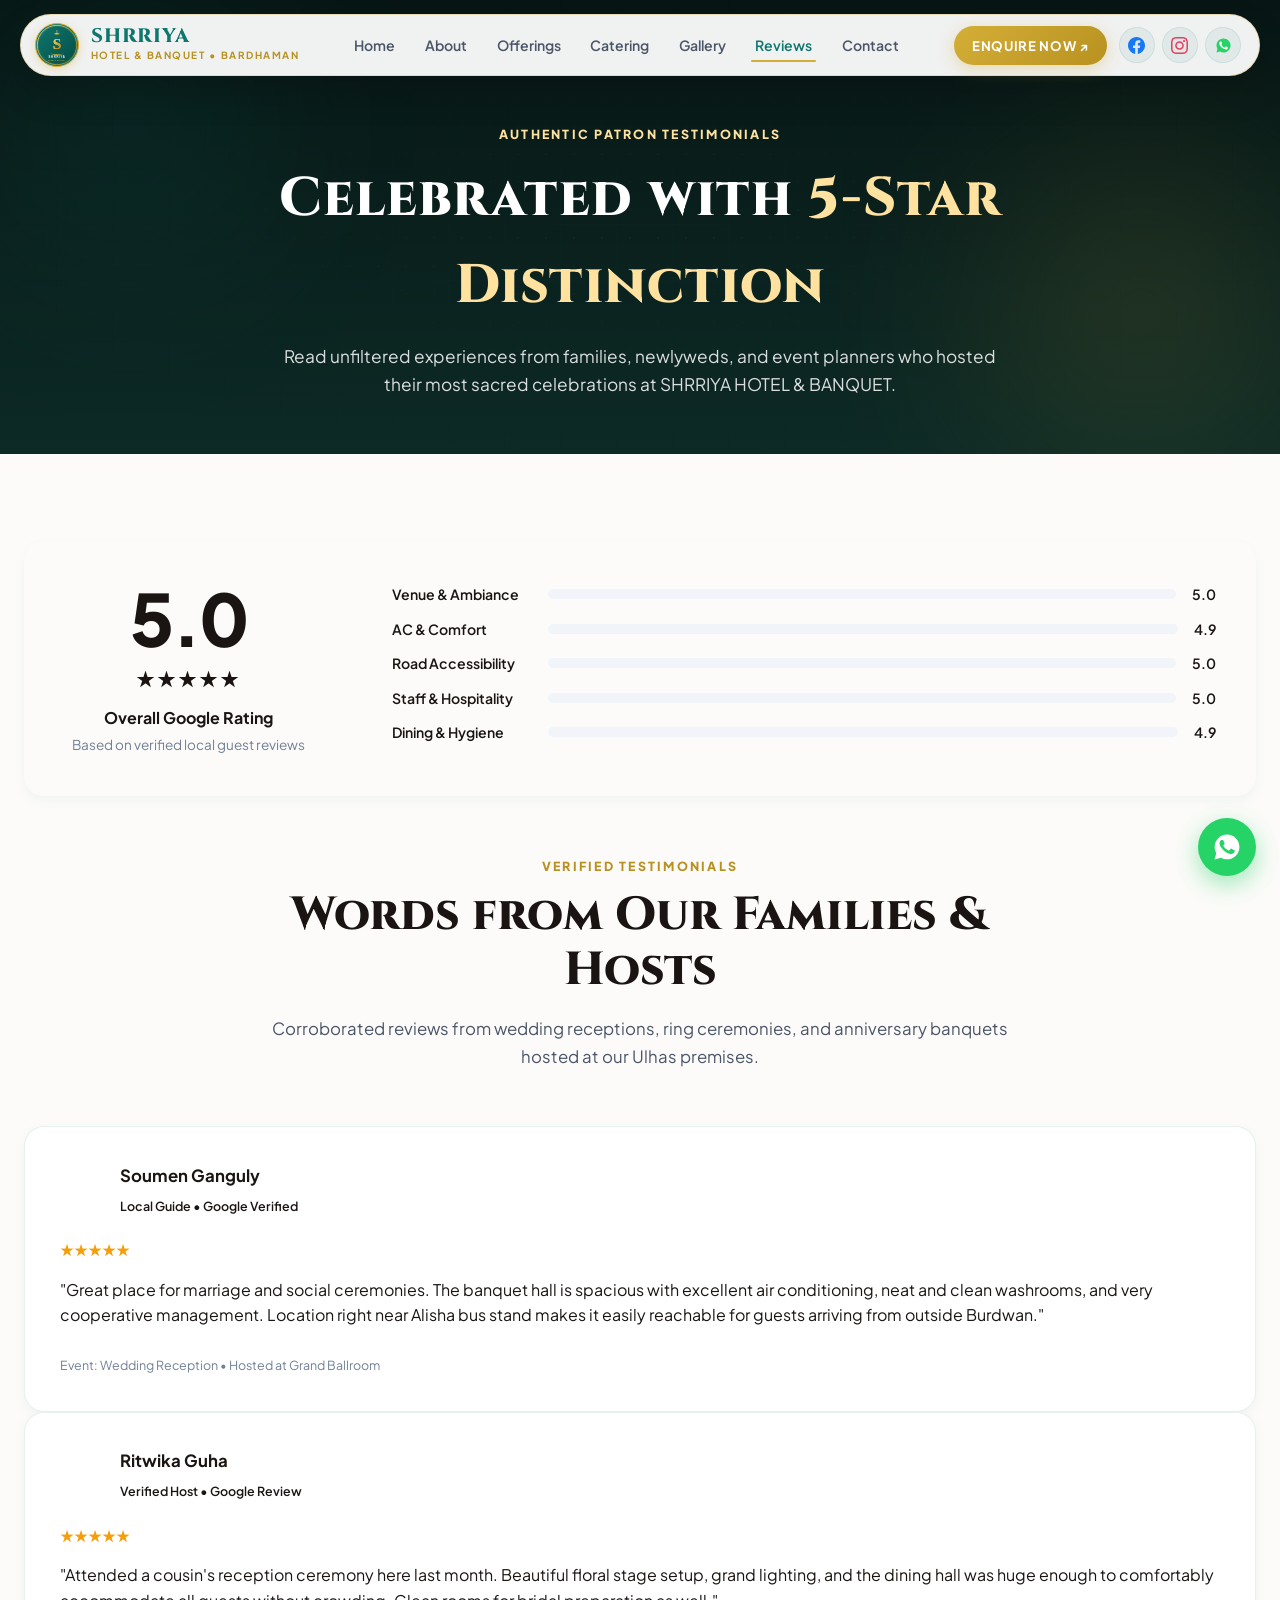
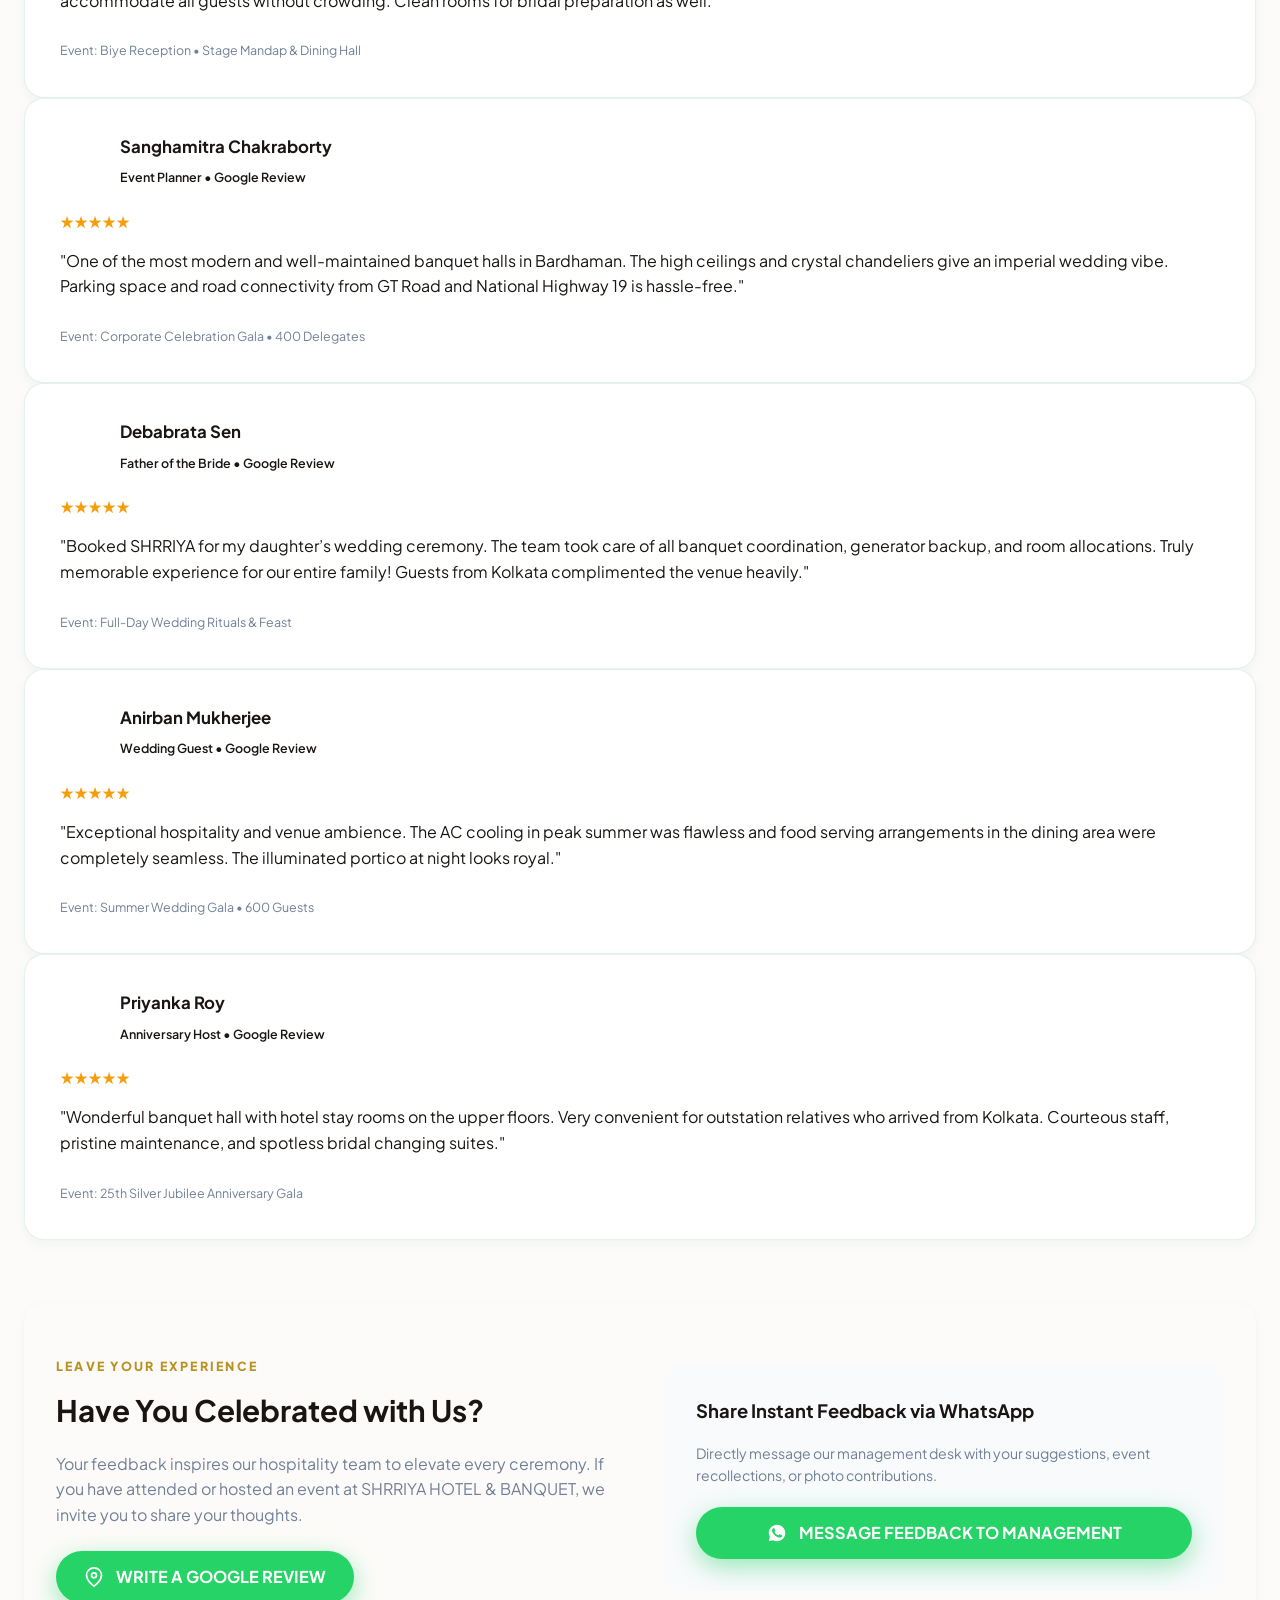
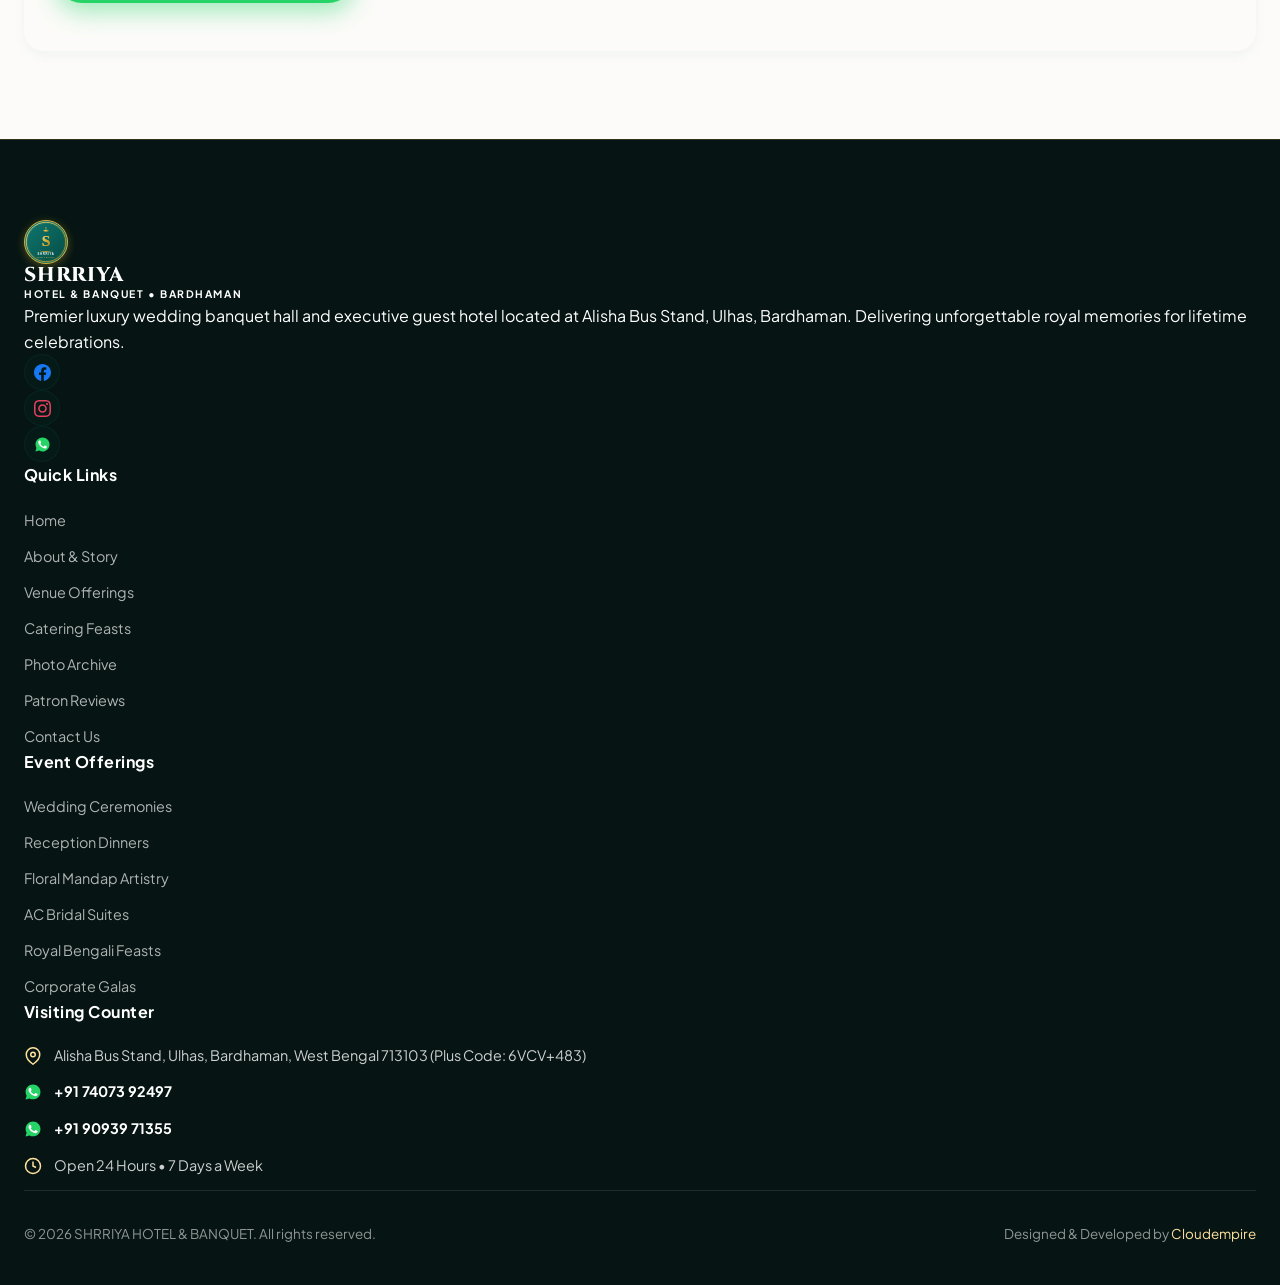
<file: reviews.html>
<!DOCTYPE html>
<html lang="en">
<head>
  <meta charset="UTF-8">
  <meta name="viewport" content="width=device-width, initial-scale=1.0">
  <title>Patron Reviews &amp; Testimonials — SHRRIYA HOTEL &amp; BANQUET</title>
  <meta name="description" content="Read real 5-star customer reviews and testimonials for SHRRIYA HOTEL & BANQUET in Bardhaman. Celebrating dream weddings and memorable social galas at Alisha Bus Stand.">
  
  <!-- Complete Favicon Suite -->
  <link rel="icon" type="image/svg+xml" href="assets/images/favicon.svg">
  <link rel="icon" type="image/png" sizes="32x32" href="assets/images/favicon-32x32.png">
  <link rel="shortcut icon" href="assets/images/favicon.ico">
  <link rel="apple-touch-icon" sizes="180x180" href="assets/images/apple-touch-icon.png">

  <!-- Design System CSS -->
  <link rel="stylesheet" href="assets/css/style.css">
  <style>
    .rating-summary-card {
      background: var(--surface);
      border: 1px solid var(--border-color);
      border-radius: var(--radius-lg);
      padding: 2.5rem;
      box-shadow: var(--shadow-sm);
      margin-bottom: 3.5rem;
      display: grid;
      grid-template-columns: 280px 1fr;
      gap: 3rem;
      align-items: center;
    }
    @media (max-width: 768px) {
      .rating-summary-card {
        grid-template-columns: 1fr;
        gap: 1.5rem;
        padding: 1.5rem;
      }
    }
    .rating-big-score {
      font-size: 4.5rem;
      font-weight: 800;
      color: var(--primary);
      line-height: 1;
      margin-bottom: 0.5rem;
      letter-spacing: -2px;
    }
    .rating-stars {
      color: var(--accent-gold);
      font-size: 1.35rem;
      margin-bottom: 0.5rem;
      letter-spacing: 2px;
    }
    .rating-breakdown-bar {
      display: flex;
      align-items: center;
      gap: 1rem;
      margin-bottom: 0.75rem;
      font-size: 0.88rem;
      color: var(--text-dark);
      font-weight: 600;
    }
    .bar-track {
      flex: 1;
      height: 10px;
      background: #f1f5f9;
      border-radius: 100px;
      overflow: hidden;
    }
    .bar-fill {
      height: 100%;
      background: var(--accent-gold);
      border-radius: 100px;
    }
    .review-user-avatar {
      width: 46px;
      height: 46px;
      border-radius: 50%;
      background: linear-gradient(135deg, var(--primary), var(--accent-teal));
      color: #ffffff;
      font-weight: 700;
      font-size: 1.1rem;
      display: flex;
      align-items: center;
      justify-content: center;
      margin-right: 0.85rem;
      flex-shrink: 0;
    }
  </style>
</head>
<body>

  <!-- TheDivine Floating Pill Navbar -->
  <header class="site-header">
    <div class="header-inner">
      <a href="index.html" class="header-brand" aria-label="SHRRIYA HOTEL & BANQUET Home">
        <div class="brand-emblem-wrap">
          <img src="assets/images/logo.svg" alt="SHRRIYA Emblem" class="brand-emblem">
        </div>
        <div class="brand-text">
          <span class="brand-title">SHRRIYA</span>
          <span class="brand-sub">HOTEL &amp; BANQUET • BARDHAMAN</span>
        </div>
      </a>

      <ul class="nav-links">
        <li class="nav-item"><a href="index.html" class="nav-link">Home</a></li>
        <li class="nav-item"><a href="about.html" class="nav-link">About</a></li>
        <li class="nav-item"><a href="offerings.html" class="nav-link">Offerings</a></li>
        <li class="nav-item"><a href="catering.html" class="nav-link">Catering</a></li>
        <li class="nav-item"><a href="gallery.html" class="nav-link">Gallery</a></li>
        <li class="nav-item"><a href="reviews.html" class="nav-link active">Reviews</a></li>
        <li class="nav-item"><a href="contact.html" class="nav-link">Contact</a></li>
      </ul>

      <div class="header-actions">
        <a href="contact.html" class="btn-cta-pill">ENQUIRE NOW ↗</a>
        <div class="social-circle-icons">
          <a href="https://www.facebook.com/61556567624550" target="_blank" rel="noopener noreferrer" class="social-circle-btn" aria-label="Facebook">
            <svg viewBox="0 0 24 24" fill="#1877F2"><path d="M24 12.073c0-6.627-5.373-12-12-12s-12 5.373-12 12c0 5.99 4.388 10.954 10.125 11.854v-8.385H7.078v-3.47h3.047V9.43c0-3.007 1.792-4.669 4.533-4.669 1.312 0 2.686.235 2.686.235v2.953H15.83c-1.491 0-1.956.925-1.956 1.874v2.25h3.328l-.532 3.47h-2.796v8.385C19.612 23.027 24 18.062 24 12.073z"/></svg>
          </a>
          <a href="https://www.instagram.com/reel/DeOyIjYOL1H/" target="_blank" rel="noopener noreferrer" class="social-circle-btn" aria-label="Instagram">
            <svg viewBox="0 0 24 24" fill="#E4405F"><path d="M12 2.163c3.204 0 3.584.012 4.85.07 3.252.148 4.771 1.691 4.919 4.919.058 1.265.069 1.645.069 4.849 0 3.205-.012 3.584-.069 4.849-.149 3.225-1.664 4.771-4.919 4.919-1.266.058-1.644.07-4.85.07-3.204 0-3.584-.012-4.849-.07-3.26-.149-4.771-1.699-4.919-4.92-.058-1.265-.07-1.644-.07-4.849 0-3.204.013-3.583.07-4.849.149-3.227 1.664-4.771 4.919-4.919 1.266-.057 1.645-.069 4.849-.069zm0-2.163c-3.259 0-3.667.014-4.947.072-4.358.2-6.78 2.618-6.98 6.98-.059 1.281-.073 1.689-.073 4.948 0 3.259.014 3.668.072 4.948.2 4.358 2.618 6.78 6.98 6.98 1.281.058 1.689.072 4.948.072 3.259 0 3.668-.014 4.948-.072 4.354-.2 6.782-2.618 6.979-6.98.059-1.28.073-1.689.073-4.948 0-3.259-.014-3.667-.072-4.947-.196-4.354-2.617-6.78-6.979-6.98-1.281-.059-1.69-.073-4.949-.073zm0 5.838c-3.403 0-6.162 2.759-6.162 6.162s2.759 6.163 6.162 6.163 6.162-2.759 6.162-6.163c0-3.403-2.759-6.162-6.162-6.162zm0 10.162c-2.209 0-4-1.79-4-4 0-2.209 1.791-4 4-4s4 1.791 4 4c0 2.21-1.791 4-4 4zm6.406-11.845c-.796 0-1.441.645-1.441 1.44s.645 1.44 1.441 1.44c.795 0 1.439-.645 1.439-1.44s-.644-1.44-1.439-1.44z"/></svg>
          </a>
          <a href="https://wa.me/917407392497" target="_blank" rel="noopener noreferrer" class="social-circle-btn" aria-label="WhatsApp">
            <svg viewBox="0 0 24 24" fill="none"><path d="M12.04 2C6.58 2 2.13 6.45 2.13 11.91C2.13 13.66 2.59 15.36 3.45 16.86L2.05 22L7.3 20.62C8.75 21.41 10.38 21.83 12.04 21.83C17.5 21.83 21.95 17.38 21.95 11.92C21.95 6.46 17.5 2 12.04 2Z" fill="#25D366"/><path d="M17.52 14.33C17.22 14.18 15.75 13.45 15.48 13.35C15.21 13.25 15.01 13.2 14.81 13.5C14.61 13.8 14.04 14.47 13.86 14.67C13.69 14.87 13.51 14.9 13.21 14.75C12.91 14.6 11.95 14.28 10.82 13.27C9.94 12.49 9.34 11.52 9.17 11.22C9 10.92 9.15 10.76 9.3 10.61C9.44 10.48 9.61 10.25 9.76 10.08C9.91 9.91 9.96 9.78 10.06 9.58C10.16 9.38 10.11 9.21 10.03 9.06C9.96 8.91 9.36 7.43 9.11 6.83C8.87 6.25 8.62 6.33 8.44 6.32C8.27 6.31 8.07 6.31 7.87 6.31C7.67 6.31 7.35 6.38 7.07 6.68C6.8 6.98 6.03 7.7 6.03 9.17C6.03 10.64 7.1 12.06 7.25 12.26C7.4 12.46 9.35 15.47 12.34 16.76C13.05 17.07 13.61 17.26 14.05 17.4C14.77 17.63 15.42 17.6 15.94 17.52C16.52 17.43 17.72 16.79 17.97 16.09C18.22 15.39 18.22 14.8 18.14 14.67C18.07 14.55 17.82 14.48 17.52 14.33Z" fill="#FFFFFF"/></svg>
          </a>
        </div>
        <button class="mobile-toggle" aria-label="Toggle Navigation Menu">
          <span></span>
        </button>
      </div>
    </div>
  </header>

  <!-- Subpage Banner -->
  <section class="subpage-banner">
    <div class="abstract-orb-container">
      <div class="abstract-orb abstract-orb-1"></div>
      <div class="abstract-orb abstract-orb-2"></div>
    </div>
    <div class="abstract-tech-grid"></div>

    <div style="position: relative; z-index: 2; max-width: 860px; margin: 0 auto;">
      <span class="section-tag" style="color: #FFE29F;">AUTHENTIC PATRON TESTIMONIALS</span>
      <h1>Celebrated with <span class="title-accent">5-Star Distinction</span></h1>
      <p>Read unfiltered experiences from families, newlyweds, and event planners who hosted their most sacred celebrations at SHRRIYA HOTEL &amp; BANQUET.</p>
    </div>
  </section>

  <!-- Reviews Main Section -->
  <section class="section">
    
    <!-- Rating Breakdown Card -->
    <div class="rating-summary-card">
      <div style="text-align: center; border-right: 1px solid var(--border-color); padding-right: 2rem;">
        <div class="rating-big-score">5.0</div>
        <div class="rating-stars">★★★★★</div>
        <div style="font-weight: 700; color: var(--text-dark); margin-bottom: 0.25rem;">Overall Google Rating</div>
        <div style="font-size: 0.85rem; color: var(--text-muted);">Based on verified local guest reviews</div>
      </div>

      <div>
        <div class="rating-breakdown-bar">
          <span style="width: 140px;">Venue &amp; Ambiance</span>
          <div class="bar-track"><div class="bar-fill" style="width: 100%;"></div></div>
          <span>5.0</span>
        </div>
        <div class="rating-breakdown-bar">
          <span style="width: 140px;">AC &amp; Comfort</span>
          <div class="bar-track"><div class="bar-fill" style="width: 98%;"></div></div>
          <span>4.9</span>
        </div>
        <div class="rating-breakdown-bar">
          <span style="width: 140px;">Road Accessibility</span>
          <div class="bar-track"><div class="bar-fill" style="width: 100%;"></div></div>
          <span>5.0</span>
        </div>
        <div class="rating-breakdown-bar">
          <span style="width: 140px;">Staff &amp; Hospitality</span>
          <div class="bar-track"><div class="bar-fill" style="width: 100%;"></div></div>
          <span>5.0</span>
        </div>
        <div class="rating-breakdown-bar">
          <span style="width: 140px;">Dining &amp; Hygiene</span>
          <div class="bar-track"><div class="bar-fill" style="width: 99%;"></div></div>
          <span>4.9</span>
        </div>
      </div>
    </div>

    <!-- Section Title -->
    <div class="section-header">
      <span class="section-tag">VERIFIED TESTIMONIALS</span>
      <h2 class="section-title">Words from Our Families &amp; Hosts</h2>
      <p class="section-desc">Corroborated reviews from wedding receptions, ring ceremonies, and anniversary banquets hosted at our Ulhas premises.</p>
    </div>

    <!-- Reviews Grid -->
    <div class="grid-3" style="margin-bottom: 4rem;">
      
      <!-- Review 1 -->
      <div class="review-card">
        <div style="display: flex; align-items: center; margin-bottom: 1.25rem;">
          <div class="review-user-avatar">SG</div>
          <div>
            <h4 style="font-size: 1.05rem; margin-bottom: 0.15rem; color: var(--text-dark);">Soumen Ganguly</h4>
            <span style="font-size: 0.78rem; color: var(--primary); font-weight: 600;">Local Guide • Google Verified</span>
          </div>
        </div>
        <div class="review-stars">★★★★★</div>
        <p class="review-text">
          "Great place for marriage and social ceremonies. The banquet hall is spacious with excellent air conditioning, neat and clean washrooms, and very cooperative management. Location right near Alisha bus stand makes it easily reachable for guests arriving from outside Burdwan."
        </p>
        <div style="font-size: 0.78rem; color: var(--text-muted); margin-top: 1rem; border-top: 1px dashed var(--border-color); padding-top: 0.75rem;">
          Event: Wedding Reception • Hosted at Grand Ballroom
        </div>
      </div>

      <!-- Review 2 -->
      <div class="review-card">
        <div style="display: flex; align-items: center; margin-bottom: 1.25rem;">
          <div class="review-user-avatar">RG</div>
          <div>
            <h4 style="font-size: 1.05rem; margin-bottom: 0.15rem; color: var(--text-dark);">Ritwika Guha</h4>
            <span style="font-size: 0.78rem; color: var(--primary); font-weight: 600;">Verified Host • Google Review</span>
          </div>
        </div>
        <div class="review-stars">★★★★★</div>
        <p class="review-text">
          "Attended a cousin's reception ceremony here last month. Beautiful floral stage setup, grand lighting, and the dining hall was huge enough to comfortably accommodate all guests without crowding. Clean rooms for bridal preparation as well."
        </p>
        <div style="font-size: 0.78rem; color: var(--text-muted); margin-top: 1rem; border-top: 1px dashed var(--border-color); padding-top: 0.75rem;">
          Event: Biye Reception • Stage Mandap &amp; Dining Hall
        </div>
      </div>

      <!-- Review 3 -->
      <div class="review-card">
        <div style="display: flex; align-items: center; margin-bottom: 1.25rem;">
          <div class="review-user-avatar">SC</div>
          <div>
            <h4 style="font-size: 1.05rem; margin-bottom: 0.15rem; color: var(--text-dark);">Sanghamitra Chakraborty</h4>
            <span style="font-size: 0.78rem; color: var(--primary); font-weight: 600;">Event Planner • Google Review</span>
          </div>
        </div>
        <div class="review-stars">★★★★★</div>
        <p class="review-text">
          "One of the most modern and well-maintained banquet halls in Bardhaman. The high ceilings and crystal chandeliers give an imperial wedding vibe. Parking space and road connectivity from GT Road and National Highway 19 is hassle-free."
        </p>
        <div style="font-size: 0.78rem; color: var(--text-muted); margin-top: 1rem; border-top: 1px dashed var(--border-color); padding-top: 0.75rem;">
          Event: Corporate Celebration Gala • 400 Delegates
        </div>
      </div>

      <!-- Review 4 -->
      <div class="review-card">
        <div style="display: flex; align-items: center; margin-bottom: 1.25rem;">
          <div class="review-user-avatar">DS</div>
          <div>
            <h4 style="font-size: 1.05rem; margin-bottom: 0.15rem; color: var(--text-dark);">Debabrata Sen</h4>
            <span style="font-size: 0.78rem; color: var(--primary); font-weight: 600;">Father of the Bride • Google Review</span>
          </div>
        </div>
        <div class="review-stars">★★★★★</div>
        <p class="review-text">
          "Booked SHRRIYA for my daughter’s wedding ceremony. The team took care of all banquet coordination, generator backup, and room allocations. Truly memorable experience for our entire family! Guests from Kolkata complimented the venue heavily."
        </p>
        <div style="font-size: 0.78rem; color: var(--text-muted); margin-top: 1rem; border-top: 1px dashed var(--border-color); padding-top: 0.75rem;">
          Event: Full-Day Wedding Rituals &amp; Feast
        </div>
      </div>

      <!-- Review 5 -->
      <div class="review-card">
        <div style="display: flex; align-items: center; margin-bottom: 1.25rem;">
          <div class="review-user-avatar">AM</div>
          <div>
            <h4 style="font-size: 1.05rem; margin-bottom: 0.15rem; color: var(--text-dark);">Anirban Mukherjee</h4>
            <span style="font-size: 0.78rem; color: var(--primary); font-weight: 600;">Wedding Guest • Google Review</span>
          </div>
        </div>
        <div class="review-stars">★★★★★</div>
        <p class="review-text">
          "Exceptional hospitality and venue ambience. The AC cooling in peak summer was flawless and food serving arrangements in the dining area were completely seamless. The illuminated portico at night looks royal."
        </p>
        <div style="font-size: 0.78rem; color: var(--text-muted); margin-top: 1rem; border-top: 1px dashed var(--border-color); padding-top: 0.75rem;">
          Event: Summer Wedding Gala • 600 Guests
        </div>
      </div>

      <!-- Review 6 -->
      <div class="review-card">
        <div style="display: flex; align-items: center; margin-bottom: 1.25rem;">
          <div class="review-user-avatar">PR</div>
          <div>
            <h4 style="font-size: 1.05rem; margin-bottom: 0.15rem; color: var(--text-dark);">Priyanka Roy</h4>
            <span style="font-size: 0.78rem; color: var(--primary); font-weight: 600;">Anniversary Host • Google Review</span>
          </div>
        </div>
        <div class="review-stars">★★★★★</div>
        <p class="review-text">
          "Wonderful banquet hall with hotel stay rooms on the upper floors. Very convenient for outstation relatives who arrived from Kolkata. Courteous staff, pristine maintenance, and spotless bridal changing suites."
        </p>
        <div style="font-size: 0.78rem; color: var(--text-muted); margin-top: 1rem; border-top: 1px dashed var(--border-color); padding-top: 0.75rem;">
          Event: 25th Silver Jubilee Anniversary Gala
        </div>
      </div>

    </div>

    <!-- Review Intake & Google Review CTA Section -->
    <div style="background: var(--surface); border: 1px solid var(--border-color); border-radius: var(--radius-lg); padding: 3rem 2rem; box-shadow: var(--shadow-sm); display: grid; grid-template-columns: 1fr 1fr; gap: 3rem; align-items: center;">
      <div>
        <span class="section-tag">LEAVE YOUR EXPERIENCE</span>
        <h3 style="font-size: 1.85rem; margin-bottom: 1rem; color: var(--text-dark);">Have You Celebrated with Us?</h3>
        <p style="color: var(--text-muted); margin-bottom: 1.5rem; line-height: 1.6;">
          Your feedback inspires our hospitality team to elevate every ceremony. If you have attended or hosted an event at SHRRIYA HOTEL &amp; BANQUET, we invite you to share your thoughts.
        </p>
        <a href="https://maps.google.com/?cid=3605546252924157561" target="_blank" rel="noopener noreferrer" class="btn-hero-primary" style="display: inline-flex; align-items: center; gap: 0.75rem;">
          <svg width="20" height="20" viewBox="0 0 24 24" fill="none" stroke="currentColor" stroke-width="2"><path d="M21 10c0 7-9 13-9 13s-9-6-9-13a9 9 0 0118 0z"/><circle cx="12" cy="10" r="3"/></svg>
          WRITE A GOOGLE REVIEW
        </a>
      </div>

      <div style="background: #f8fafc; border: 1px solid var(--border-color); border-radius: var(--radius-md); padding: 2rem;">
        <h4 style="margin-bottom: 1rem; color: var(--text-dark); font-size: 1.15rem;">Share Instant Feedback via WhatsApp</h4>
        <p style="font-size: 0.88rem; color: var(--text-muted); margin-bottom: 1.25rem;">
          Directly message our management desk with your suggestions, event recollections, or photo contributions.
        </p>
        <a href="https://wa.me/917407392497?text=Hello%20Shrriya%20Hotel%2C%20I%20would%20like%20to%20share%20my%20event%20feedback." target="_blank" rel="noopener noreferrer" class="btn-hero-primary" style="background: #25D366; color: #ffffff; border-color: #25D366; width: 100%; justify-content: center;">
          <svg width="20" height="20" viewBox="0 0 24 24" fill="none"><path d="M12.04 2C6.58 2 2.13 6.45 2.13 11.91C2.13 13.66 2.59 15.36 3.45 16.86L2.05 22L7.3 20.62C8.75 21.41 10.38 21.83 12.04 21.83C17.5 21.83 21.95 17.38 21.95 11.92C21.95 6.46 17.5 2 12.04 2Z" fill="#FFFFFF"/><path d="M17.52 14.33C17.22 14.18 15.75 13.45 15.48 13.35C15.21 13.25 15.01 13.2 14.81 13.5C14.61 13.8 14.04 14.47 13.86 14.67C13.69 14.87 13.51 14.9 13.21 14.75C12.91 14.6 11.95 14.28 10.82 13.27C9.94 12.49 9.34 11.52 9.17 11.22C9 10.92 9.15 10.76 9.3 10.61C9.44 10.48 9.61 10.25 9.76 10.08C9.91 9.91 9.96 9.78 10.06 9.58C10.16 9.38 10.11 9.21 10.03 9.06C9.96 8.91 9.36 7.43 9.11 6.83C8.87 6.25 8.62 6.33 8.44 6.32C8.27 6.31 8.07 6.31 7.87 6.31C7.67 6.31 7.35 6.38 7.07 6.68C6.8 6.98 6.03 7.7 6.03 9.17C6.03 10.64 7.1 12.06 7.25 12.26C7.4 12.46 9.35 15.47 12.34 16.76C13.05 17.07 13.61 17.26 14.05 17.4C14.77 17.63 15.42 17.6 15.94 17.52C16.52 17.43 17.72 16.79 17.97 16.09C18.22 15.39 18.22 14.8 18.14 14.67C18.07 14.55 17.82 14.48 17.52 14.33Z" fill="#25D366"/></svg>
          MESSAGE FEEDBACK TO MANAGEMENT
        </a>
      </div>
    </div>

  </section>

  <!-- Global Footer -->
  <footer class="site-footer">
    <div class="footer-grid">
      <div class="footer-col">
        <div class="footer-brand">
          <div class="brand-emblem-wrap" style="width: 44px; height: 44px;">
            <img src="assets/images/logo.svg" alt="SHRRIYA Emblem" class="brand-emblem">
          </div>
          <div class="brand-text">
            <span class="brand-title" style="color: #ffffff; font-size: 1.25rem;">SHRRIYA</span>
            <span class="brand-sub" style="color: var(--accent-gold); font-size: 0.65rem;">HOTEL &amp; BANQUET • BARDHAMAN</span>
          </div>
        </div>
        <p class="footer-text">
          Premier luxury wedding banquet hall and executive guest hotel located at Alisha Bus Stand, Ulhas, Bardhaman. Delivering unforgettable royal memories for lifetime celebrations.
        </p>
        <div class="footer-social-row">
          <a href="https://www.facebook.com/61556567624550" target="_blank" rel="noopener noreferrer" class="social-circle-btn" aria-label="Facebook">
            <svg viewBox="0 0 24 24" fill="#1877F2"><path d="M24 12.073c0-6.627-5.373-12-12-12s-12 5.373-12 12c0 5.99 4.388 10.954 10.125 11.854v-8.385H7.078v-3.47h3.047V9.43c0-3.007 1.792-4.669 4.533-4.669 1.312 0 2.686.235 2.686.235v2.953H15.83c-1.491 0-1.956.925-1.956 1.874v2.25h3.328l-.532 3.47h-2.796v8.385C19.612 23.027 24 18.062 24 12.073z"/></svg>
          </a>
          <a href="https://www.instagram.com/reel/DeOyIjYOL1H/" target="_blank" rel="noopener noreferrer" class="social-circle-btn" aria-label="Instagram">
            <svg viewBox="0 0 24 24" fill="#E4405F"><path d="M12 2.163c3.204 0 3.584.012 4.85.07 3.252.148 4.771 1.691 4.919 4.919.058 1.265.069 1.645.069 4.849 0 3.205-.012 3.584-.069 4.849-.149 3.225-1.664 4.771-4.919 4.919-1.266.058-1.644.07-4.85.07-3.204 0-3.584-.012-4.849-.07-3.26-.149-4.771-1.699-4.919-4.92-.058-1.265-.07-1.644-.07-4.849 0-3.204.013-3.583.07-4.849.149-3.227 1.664-4.771 4.919-4.919 1.266-.057 1.645-.069 4.849-.069zm0-2.163c-3.259 0-3.667.014-4.947.072-4.358.2-6.78 2.618-6.98 6.98-.059 1.281-.073 1.689-.073 4.948 0 3.259.014 3.668.072 4.948.2 4.358 2.618 6.78 6.98 6.98 1.281.058 1.689.072 4.948.072 3.259 0 3.668-.014 4.948-.072 4.354-.2 6.782-2.618 6.979-6.98.059-1.28.073-1.689.073-4.948 0-3.259-.014-3.667-.072-4.947-.196-4.354-2.617-6.78-6.979-6.98-1.281-.059-1.69-.073-4.949-.073zm0 5.838c-3.403 0-6.162 2.759-6.162 6.162s2.759 6.163 6.162 6.163 6.162-2.759 6.162-6.163c0-3.403-2.759-6.162-6.162-6.162zm0 10.162c-2.209 0-4-1.79-4-4 0-2.209 1.791-4 4-4s4 1.791 4 4c0 2.21-1.791 4-4 4zm6.406-11.845c-.796 0-1.441.645-1.441 1.44s.645 1.44 1.441 1.44c.795 0 1.439-.645 1.439-1.44s-.644-1.44-1.439-1.44z"/></svg>
          </a>
          <a href="https://wa.me/917407392497" target="_blank" rel="noopener noreferrer" class="social-circle-btn" aria-label="WhatsApp">
            <svg viewBox="0 0 24 24" fill="none"><path d="M12.04 2C6.58 2 2.13 6.45 2.13 11.91C2.13 13.66 2.59 15.36 3.45 16.86L2.05 22L7.3 20.62C8.75 21.41 10.38 21.83 12.04 21.83C17.5 21.83 21.95 17.38 21.95 11.92C21.95 6.46 17.5 2 12.04 2Z" fill="#25D366"/><path d="M17.52 14.33C17.22 14.18 15.75 13.45 15.48 13.35C15.21 13.25 15.01 13.2 14.81 13.5C14.61 13.8 14.04 14.47 13.86 14.67C13.69 14.87 13.51 14.9 13.21 14.75C12.91 14.6 11.95 14.28 10.82 13.27C9.94 12.49 9.34 11.52 9.17 11.22C9 10.92 9.15 10.76 9.3 10.61C9.44 10.48 9.61 10.25 9.76 10.08C9.91 9.91 9.96 9.78 10.06 9.58C10.16 9.38 10.11 9.21 10.03 9.06C9.96 8.91 9.36 7.43 9.11 6.83C8.87 6.25 8.62 6.33 8.44 6.32C8.27 6.31 8.07 6.31 7.87 6.31C7.67 6.31 7.35 6.38 7.07 6.68C6.8 6.98 6.03 7.7 6.03 9.17C6.03 10.64 7.1 12.06 7.25 12.26C7.4 12.46 9.35 15.47 12.34 16.76C13.05 17.07 13.61 17.26 14.05 17.4C14.77 17.63 15.42 17.6 15.94 17.52C16.52 17.43 17.72 16.79 17.97 16.09C18.22 15.39 18.22 14.8 18.14 14.67C18.07 14.55 17.82 14.48 17.52 14.33Z" fill="#FFFFFF"/></svg>
          </a>
        </div>
      </div>

      <div class="footer-col">
        <h5>Quick Links</h5>
        <ul class="footer-links">
          <li><a href="index.html">Home</a></li>
          <li><a href="about.html">About &amp; Story</a></li>
          <li><a href="offerings.html">Venue Offerings</a></li>
          <li><a href="catering.html">Catering Feasts</a></li>
          <li><a href="gallery.html">Photo Archive</a></li>
          <li><a href="reviews.html">Patron Reviews</a></li>
          <li><a href="contact.html">Contact Us</a></li>
        </ul>
      </div>

      <div class="footer-col">
        <h5>Event Offerings</h5>
        <ul class="footer-links">
          <li><a href="offerings.html">Wedding Ceremonies</a></li>
          <li><a href="offerings.html">Reception Dinners</a></li>
          <li><a href="offerings.html">Floral Mandap Artistry</a></li>
          <li><a href="offerings.html">AC Bridal Suites</a></li>
          <li><a href="catering.html">Royal Bengali Feasts</a></li>
          <li><a href="offerings.html">Corporate Galas</a></li>
        </ul>
      </div>

      <div class="footer-col">
        <h5>Visiting Counter</h5>
        <div class="footer-contact-item">
          <svg width="18" height="18" viewBox="0 0 24 24" fill="none" stroke="#FFE29F" stroke-width="2"><path d="M21 10c0 7-9 13-9 13s-9-6-9-13a9 9 0 0118 0z"/><circle cx="12" cy="10" r="3"/></svg>
          <span>Alisha Bus Stand, Ulhas, Bardhaman, West Bengal 713103 (Plus Code: 6VCV+483)</span>
        </div>
        <div class="footer-contact-item">
          <svg width="18" height="18" viewBox="0 0 24 24" fill="none"><path d="M12.04 2C6.58 2 2.13 6.45 2.13 11.91C2.13 13.66 2.59 15.36 3.45 16.86L2.05 22L7.3 20.62C8.75 21.41 10.38 21.83 12.04 21.83C17.5 21.83 21.95 17.38 21.95 11.92C21.95 6.46 17.5 2 12.04 2Z" fill="#25D366"/><path d="M17.52 14.33C17.22 14.18 15.75 13.45 15.48 13.35C15.21 13.25 15.01 13.2 14.81 13.5C14.61 13.8 14.04 14.47 13.86 14.67C13.69 14.87 13.51 14.9 13.21 14.75C12.91 14.6 11.95 14.28 10.82 13.27C9.94 12.49 9.34 11.52 9.17 11.22C9 10.92 9.15 10.76 9.3 10.61C9.44 10.48 9.61 10.25 9.76 10.08C9.91 9.91 9.96 9.78 10.06 9.58C10.16 9.38 10.11 9.21 10.03 9.06C9.96 8.91 9.36 7.43 9.11 6.83C8.87 6.25 8.62 6.33 8.44 6.32C8.27 6.31 8.07 6.31 7.87 6.31C7.67 6.31 7.35 6.38 7.07 6.68C6.8 6.98 6.03 7.7 6.03 9.17C6.03 10.64 7.1 12.06 7.25 12.26C7.4 12.46 9.35 15.47 12.34 16.76C13.05 17.07 13.61 17.26 14.05 17.4C14.77 17.63 15.42 17.6 15.94 17.52C16.52 17.43 17.72 16.79 17.97 16.09C18.22 15.39 18.22 14.8 18.14 14.67C18.07 14.55 17.82 14.48 17.52 14.33Z" fill="#FFFFFF"/></svg>
          <a href="tel:+917407392497" style="color: #ffffff; font-weight: 700;">+91 74073 92497</a>
        </div>
        <div class="footer-contact-item">
          <svg width="18" height="18" viewBox="0 0 24 24" fill="none"><path d="M12.04 2C6.58 2 2.13 6.45 2.13 11.91C2.13 13.66 2.59 15.36 3.45 16.86L2.05 22L7.3 20.62C8.75 21.41 10.38 21.83 12.04 21.83C17.5 21.83 21.95 17.38 21.95 11.92C21.95 6.46 17.5 2 12.04 2Z" fill="#25D366"/><path d="M17.52 14.33C17.22 14.18 15.75 13.45 15.48 13.35C15.21 13.25 15.01 13.2 14.81 13.5C14.61 13.8 14.04 14.47 13.86 14.67C13.69 14.87 13.51 14.9 13.21 14.75C12.91 14.6 11.95 14.28 10.82 13.27C9.94 12.49 9.34 11.52 9.17 11.22C9 10.92 9.15 10.76 9.3 10.61C9.44 10.48 9.61 10.25 9.76 10.08C9.91 9.91 9.96 9.78 10.06 9.58C10.16 9.38 10.11 9.21 10.03 9.06C9.96 8.91 9.36 7.43 9.11 6.83C8.87 6.25 8.62 6.33 8.44 6.32C8.27 6.31 8.07 6.31 7.87 6.31C7.67 6.31 7.35 6.38 7.07 6.68C6.8 6.98 6.03 7.7 6.03 9.17C6.03 10.64 7.1 12.06 7.25 12.26C7.4 12.46 9.35 15.47 12.34 16.76C13.05 17.07 13.61 17.26 14.05 17.4C14.77 17.63 15.42 17.6 15.94 17.52C16.52 17.43 17.72 16.79 17.97 16.09C18.22 15.39 18.22 14.8 18.14 14.67C18.07 14.55 17.82 14.48 17.52 14.33Z" fill="#FFFFFF"/></svg>
          <a href="tel:+919093971355" style="color: #ffffff; font-weight: 700;">+91 90939 71355</a>
        </div>
        <div class="footer-contact-item">
          <svg width="18" height="18" viewBox="0 0 24 24" fill="none" stroke="#FFE29F" stroke-width="2"><circle cx="12" cy="12" r="10"/><polyline points="12 6 12 12 16 14"/></svg>
          <span>Open 24 Hours • 7 Days a Week</span>
        </div>
      </div>
    </div>

    <div class="footer-bottom">
      <div>© 2026 SHRRIYA HOTEL &amp; BANQUET. All rights reserved.</div>
      <div>Designed &amp; Developed by <a href="https://cloudempire.tech/" target="_blank" rel="noopener noreferrer">Cloudempire</a></div>
    </div>
  </footer>

  <!-- Floating WhatsApp Button -->
  <a href="https://wa.me/917407392497?text=Hello%20Shrriya%20Hotel%20%26%20Banquet%2C%20I%20would%20like%20to%20inquire%20about%20event%20booking." target="_blank" rel="noopener noreferrer" class="floating-wa-btn" aria-label="Direct WhatsApp Inquiry">
    <svg width="30" height="30" viewBox="0 0 24 24" fill="none"><path d="M12.04 2C6.58 2 2.13 6.45 2.13 11.91C2.13 13.66 2.59 15.36 3.45 16.86L2.05 22L7.3 20.62C8.75 21.41 10.38 21.83 12.04 21.83C17.5 21.83 21.95 17.38 21.95 11.92C21.95 6.46 17.5 2 12.04 2Z" fill="#FFFFFF"/><path d="M17.52 14.33C17.22 14.18 15.75 13.45 15.48 13.35C15.21 13.25 15.01 13.2 14.81 13.5C14.61 13.8 14.04 14.47 13.86 14.67C13.69 14.87 13.51 14.9 13.21 14.75C12.91 14.6 11.95 14.28 10.82 13.27C9.94 12.49 9.34 11.52 9.17 11.22C9 10.92 9.15 10.76 9.3 10.61C9.44 10.48 9.61 10.25 9.76 10.08C9.91 9.91 9.96 9.78 10.06 9.58C10.16 9.38 10.11 9.21 10.03 9.06C9.96 8.91 9.36 7.43 9.11 6.83C8.87 6.25 8.62 6.33 8.44 6.32C8.27 6.31 8.07 6.31 7.87 6.31C7.67 6.31 7.35 6.38 7.07 6.68C6.8 6.98 6.03 7.7 6.03 9.17C6.03 10.64 7.1 12.06 7.25 12.26C7.4 12.46 9.35 15.47 12.34 16.76C13.05 17.07 13.61 17.26 14.05 17.4C14.77 17.63 15.42 17.6 15.94 17.52C16.52 17.43 17.72 16.79 17.97 16.09C18.22 15.39 18.22 14.8 18.14 14.67C18.07 14.55 17.82 14.48 17.52 14.33Z" fill="#25D366"/></svg>
  </a>

  <script src="assets/js/main.js"></script>
</body>
</html>
</file>
<file: assets/css/style.css>
/* ==========================================================================
   SHRRIYA HOTEL & BANQUET - ROYAL HOSPITALITY DESIGN SYSTEM
   ALISHA BUS STAND, ULHAS, BARDHAMAN, WEST BENGAL 713103
   100% Clean Modern Porcelain Architecture (Strict Ban on Muddy/Brown Tones)
   ========================================================================== */

@import url('https://fonts.googleapis.com/css2?family=Cinzel:wght@500;600;700;800;900&family=Plus+Jakarta+Sans:wght@300;400;500;600;700;800&family=Playfair+Display:ital,wght@0,600;0,700;0,800;1,600&display=swap');

:root {
  /* Clean Porcelain & Modern Royal Luxury Palette (Zero Muddy Brown) */
  --bg-porcelain: #fcfbf9;
  --bg-surface: #ffffff;
  --bg-surface-subtle: #f8faf9;
  --bg-dark-hero: #071614;
  
  --brand-teal: #0f766e;
  --brand-teal-dark: #0a4d48;
  --brand-teal-light: #ccfbf1;
  --brand-teal-glow: rgba(15, 118, 110, 0.24);
  
  --brand-gold: #d4af37;
  --brand-gold-dark: #b89120;
  --brand-gold-light: #fef3c7;
  --brand-gold-glow: rgba(212, 175, 55, 0.35);
  
  --text-primary: #1a1512;
  --text-secondary: #4a5568;
  --text-muted: #718096;
  --text-inverse: #ffffff;
  
  --border-light: rgba(15, 118, 110, 0.10);
  --border-brand: rgba(15, 118, 110, 0.22);
  --border-gold: rgba(212, 175, 55, 0.32);
  
  /* Official WhatsApp Colors */
  --wa-green: #25D366;
  --wa-green-hover: #1ebd56;
  --wa-dark: #075E54;
  
  /* Layout & Geometry */
  --header-height: 66px;
  --radius-sm: 8px;
  --radius-md: 14px;
  --radius-lg: 20px;
  --radius-xl: 32px;
  --radius-pill: 9999px;
  
  --font-sans: 'Plus Jakarta Sans', system-ui, -apple-system, sans-serif;
  --font-serif: 'Cinzel', 'Playfair Display', Georgia, serif;
  
  --shadow-sm: 0 4px 12px rgba(15, 118, 110, 0.05);
  --shadow-md: 0 12px 28px rgba(15, 118, 110, 0.08);
  --shadow-lg: 0 20px 48px rgba(15, 118, 110, 0.12);
  --shadow-floating: 0 16px 36px rgba(0, 0, 0, 0.16);
  
  --transition-smooth: all 0.3s cubic-bezier(0.16, 1, 0.3, 1);
}

/* Base Reset & Anti-Overflow */
*, *::before, *::after {
  box-sizing: border-box;
  margin: 0;
  padding: 0;
}

html {
  font-size: 16px;
  scroll-behavior: smooth;
  -webkit-text-size-adjust: 100%;
  overflow-x: hidden;
  max-width: 100%;
}

body {
  font-family: var(--font-sans);
  background-color: var(--bg-porcelain);
  color: var(--text-primary);
  line-height: 1.6;
  padding-top: 0 !important;
  margin: 0;
  overflow-x: hidden !important;
  max-width: 100%;
  position: relative;
}

img, video {
  max-width: 100%;
  height: auto;
  display: block;
}

a {
  color: inherit;
  text-decoration: none;
  transition: var(--transition-smooth);
}

button {
  cursor: pointer;
  border: none;
  background: none;
  font-family: inherit;
}

/* ==========================================================================
   THE DIVINE FLOATING PILL NAVBAR (MANDATORY STANDARD)
   ========================================================================== */
.site-header {
  position: fixed;
  top: 14px;
  left: 0;
  width: 100%;
  display: flex;
  justify-content: center;
  z-index: 1000;
  padding: 0 1.25rem;
  pointer-events: none;
}

.header-inner {
  pointer-events: auto;
  width: 100%;
  max-width: 1320px;
  border-radius: var(--radius-pill);
  background: rgba(255, 255, 255, 0.94);
  border: 1px solid var(--border-gold);
  box-shadow: var(--shadow-floating);
  backdrop-filter: blur(20px);
  -webkit-backdrop-filter: blur(20px);
  display: flex;
  align-items: center;
  justify-content: space-between;
  padding: 8px 18px 8px 14px;
  gap: 1rem;
}

/* Left Brand */
.header-brand {
  display: flex;
  align-items: center;
  gap: 0.75rem;
  flex-shrink: 0;
}

.brand-emblem-wrap {
  width: 44px;
  height: 44px;
  border-radius: 50%;
  background: #0f766e;
  border: 1.5px solid var(--brand-gold);
  display: flex;
  align-items: center;
  justify-content: center;
  overflow: hidden;
  box-shadow: 0 2px 8px var(--brand-gold-glow);
  flex-shrink: 0;
}

.brand-emblem {
  width: 100%;
  height: 100%;
  object-fit: contain;
  display: block;
}

.brand-text {
  display: flex;
  flex-direction: column;
}

.brand-title {
  font-family: var(--font-serif);
  font-size: 1.22rem;
  font-weight: 800;
  color: var(--brand-teal);
  line-height: 1.1;
  letter-spacing: 0.04em;
}

.brand-sub {
  font-size: 0.62rem;
  font-weight: 700;
  text-transform: uppercase;
  letter-spacing: 0.15em;
  color: var(--brand-gold-dark);
}

/* Center Nav Links - STRICT SINGLE-LINE ONE-WORD NO WRAP */
.nav-links {
  display: flex;
  align-items: center;
  gap: 1.35rem;
  list-style: none;
}

.nav-item {
  flex-shrink: 0;
}

.nav-link {
  font-size: 0.88rem;
  font-weight: 600;
  color: var(--text-secondary);
  white-space: nowrap !important;
  padding: 6px 4px;
  position: relative;
  display: block;
  transition: var(--transition-smooth);
}

.nav-link:hover, .nav-link.active {
  color: var(--brand-teal);
}

.nav-link.active::after {
  content: '';
  position: absolute;
  bottom: 0;
  left: 0;
  width: 100%;
  height: 2px;
  background: var(--brand-gold);
  border-radius: 2px;
}

/* Right Actions */
.header-actions {
  display: flex;
  align-items: center;
  gap: 0.75rem;
  flex-shrink: 0;
}

.btn-cta-pill {
  display: inline-flex;
  align-items: center;
  gap: 0.45rem;
  background: linear-gradient(135deg, var(--brand-gold), #b89120);
  color: #ffffff !important;
  font-size: 0.82rem;
  font-weight: 700;
  text-transform: uppercase;
  letter-spacing: 0.05em;
  border-radius: var(--radius-pill);
  padding: 9px 18px;
  box-shadow: 0 4px 16px rgba(212, 175, 55, 0.35);
  white-space: nowrap !important;
  transition: var(--transition-smooth);
}

.btn-cta-pill:hover {
  transform: translateY(-1.5px);
  box-shadow: 0 6px 20px rgba(212, 175, 55, 0.45);
}

.social-circle-icons {
  display: flex;
  align-items: center;
  gap: 0.45rem;
}

.social-circle-btn {
  width: 36px;
  height: 36px;
  border-radius: 50%;
  background: rgba(15, 118, 110, 0.06);
  border: 1px solid var(--border-light);
  display: flex;
  align-items: center;
  justify-content: center;
  transition: var(--transition-smooth);
}

.social-circle-btn svg {
  width: 17px;
  height: 17px;
  display: block;
}

.social-circle-btn:hover {
  background: #ffffff;
  border-color: var(--brand-teal);
  transform: translateY(-2px);
  box-shadow: 0 4px 10px rgba(0, 0, 0, 0.1);
}

/* Mobile Hamburger Toggle */
.mobile-toggle {
  display: none;
  width: 42px;
  height: 42px;
  border-radius: 50%;
  background: #ffffff;
  border: 1px solid var(--border-light);
  align-items: center;
  justify-content: center;
  box-shadow: var(--shadow-sm);
  z-index: 1001;
}

.mobile-toggle span {
  display: block;
  width: 20px;
  height: 2px;
  background: var(--brand-teal);
  border-radius: 2px;
  transition: var(--transition-smooth);
  position: relative;
}

.mobile-toggle span::before,
.mobile-toggle span::after {
  content: '';
  position: absolute;
  width: 100%;
  height: 2px;
  background: var(--brand-teal);
  border-radius: 2px;
  transition: var(--transition-smooth);
}

.mobile-toggle span::before { top: -6px; }
.mobile-toggle span::after { bottom: -6px; }

.mobile-toggle.active span {
  background: transparent;
}
.mobile-toggle.active span::before {
  top: 0;
  transform: rotate(45deg);
}
.mobile-toggle.active span::after {
  bottom: 0;
  transform: rotate(-45deg);
}

/* ==========================================================================
   HERO VIDEO SECTION (STARTING AT TOP: 0)
   ========================================================================== */
.hero-section {
  position: relative;
  min-height: 100vh;
  min-height: 100dvh;
  display: flex;
  align-items: center;
  justify-content: center;
  overflow: hidden;
  background-color: var(--bg-dark-hero);
  color: var(--text-inverse);
  padding: 6.5rem 1.5rem 3.5rem;
}

.hero-video-wrap {
  position: absolute;
  top: 0;
  left: 0;
  width: 100%;
  height: 100%;
  z-index: 1;
}

.hero-video {
  width: 100%;
  height: 100%;
  object-fit: cover;
  display: block;
}

.hero-overlay {
  position: absolute;
  top: 0;
  left: 0;
  width: 100%;
  height: 100%;
  background: linear-gradient(180deg, 
    rgba(7, 22, 20, 0.76) 0%, 
    rgba(7, 22, 20, 0.52) 45%, 
    rgba(7, 22, 20, 0.88) 100%);
  backdrop-filter: blur(2px);
  -webkit-backdrop-filter: blur(2px);
  z-index: 2;
}

.hero-container {
  position: relative;
  z-index: 3;
  width: 100%;
  max-width: 1180px;
  margin: 0 auto;
  text-align: center;
  display: flex;
  flex-direction: column;
  align-items: center;
}

/* Consolidated Sleek Status Badge (Anti-Clutter) */
.hero-badge {
  display: inline-flex;
  align-items: center;
  gap: 0.65rem;
  background: rgba(255, 255, 255, 0.15);
  border: 1px solid rgba(212, 175, 55, 0.35);
  padding: 6px 16px;
  border-radius: var(--radius-pill);
  backdrop-filter: blur(12px);
  -webkit-backdrop-filter: blur(12px);
  font-size: 0.84rem;
  font-weight: 600;
  letter-spacing: 0.03em;
  margin-bottom: 1.5rem;
  box-shadow: 0 4px 20px rgba(0, 0, 0, 0.25);
}

.live-beacon {
  display: inline-flex;
  position: relative;
  width: 10px;
  height: 10px;
}

.live-beacon-core {
  width: 10px;
  height: 10px;
  background: var(--wa-green);
  border-radius: 50%;
  display: block;
}

.live-beacon-ring {
  position: absolute;
  top: -3px;
  left: -3px;
  width: 16px;
  height: 16px;
  border-radius: 50%;
  background: var(--wa-green);
  opacity: 0.6;
  animation: beaconPulse 2s infinite ease-out;
}

@keyframes beaconPulse {
  0% { transform: scale(0.6); opacity: 0.9; }
  100% { transform: scale(1.8); opacity: 0; }
}

.hero-title {
  font-family: var(--font-serif);
  font-size: clamp(2.4rem, 5.5vw, 4.4rem);
  font-weight: 800;
  line-height: 1.15;
  margin-bottom: 1.35rem;
  letter-spacing: 0.02em;
  text-shadow: 0 4px 24px rgba(0, 0, 0, 0.6);
}

.hero-title .title-accent {
  background: linear-gradient(135deg, #FFE29F 0%, #D4AF37 50%, #FFDF78 100%);
  -webkit-background-clip: text;
  -webkit-text-fill-color: transparent;
}

/* Dynamic Keyword Rotator & Typewriter */
.dynamic-rotator,
.dynamic-typewriter {
  display: inline-block;
  min-width: 180px;
  color: #FFE29F;
  border-bottom: 2px dashed rgba(212, 175, 55, 0.6);
  padding: 0 4px;
  position: relative;
  transition: opacity 0.4s ease, transform 0.4s ease;
}

.typewriter-cursor {
  display: inline-block;
  color: #FFE29F;
  font-weight: 300;
  margin-left: 2px;
  animation: typewriterBlink 0.85s infinite;
  vertical-align: baseline;
}

@keyframes typewriterBlink {
  0%, 100% { opacity: 1; }
  50% { opacity: 0; }
}

.hero-subtitle {
  font-size: clamp(1rem, 2vw, 1.25rem);
  color: rgba(255, 255, 255, 0.88);
  max-width: 820px;
  margin: 0 auto 2.2rem;
  line-height: 1.65;
  text-shadow: 0 2px 10px rgba(0, 0, 0, 0.4);
}

/* Hero Button Group */
.hero-cta-group {
  display: flex;
  align-items: center;
  justify-content: center;
  gap: 1.25rem;
  flex-wrap: wrap;
  margin-bottom: 3.5rem;
  width: 100%;
}

/* Primary Green WhatsApp Button */
.btn-hero-primary {
  display: inline-flex;
  align-items: center;
  justify-content: center;
  gap: 0.75rem;
  background: var(--wa-green);
  color: #ffffff !important;
  font-size: 1.02rem;
  font-weight: 700;
  border-radius: var(--radius-pill);
  padding: 13px 28px;
  box-shadow: 0 8px 24px rgba(37, 211, 102, 0.45);
  transition: var(--transition-smooth);
  position: relative;
  overflow: hidden;
}

.btn-hero-primary:hover {
  background: var(--wa-green-hover);
  transform: translateY(-2px);
  box-shadow: 0 12px 30px rgba(37, 211, 102, 0.6);
}

.btn-hero-secondary {
  display: inline-flex;
  align-items: center;
  justify-content: center;
  gap: 0.65rem;
  background: rgba(255, 255, 255, 0.12);
  color: #ffffff !important;
  font-size: 1.02rem;
  font-weight: 600;
  border: 1px solid rgba(255, 255, 255, 0.3);
  border-radius: var(--radius-pill);
  padding: 13px 26px;
  backdrop-filter: blur(12px);
  -webkit-backdrop-filter: blur(12px);
  transition: var(--transition-smooth);
}

.btn-hero-secondary:hover {
  background: rgba(255, 255, 255, 0.22);
  border-color: #ffffff;
  transform: translateY(-2px);
}

/* Hero Telemetry 4-Stat Grid */
.hero-telemetry-grid {
  display: grid;
  grid-template-columns: repeat(4, 1fr);
  gap: 1.25rem;
  width: 100%;
  max-width: 1060px;
}

.hero-stat-card {
  background: rgba(255, 255, 255, 0.08);
  border: 1px solid rgba(212, 175, 55, 0.25);
  border-radius: var(--radius-md);
  padding: 1.2rem 1rem;
  backdrop-filter: blur(14px);
  -webkit-backdrop-filter: blur(14px);
  transition: var(--transition-smooth);
  text-align: center;
}

.hero-stat-card:hover {
  background: rgba(255, 255, 255, 0.14);
  border-color: var(--brand-gold);
  transform: translateY(-4px);
}

.stat-number {
  font-family: var(--font-serif);
  font-size: 2.1rem;
  font-weight: 800;
  color: #FFE29F;
  line-height: 1.1;
  margin-bottom: 0.35rem;
}

.stat-label {
  font-size: 0.82rem;
  color: rgba(255, 255, 255, 0.82);
  font-weight: 500;
  text-transform: uppercase;
  letter-spacing: 0.04em;
}

/* Video Control Button */
.video-control-btn {
  position: absolute;
  bottom: 24px;
  right: 24px;
  z-index: 4;
  width: 38px;
  height: 38px;
  border-radius: 50%;
  background: rgba(0, 0, 0, 0.5);
  border: 1px solid rgba(255, 255, 255, 0.3);
  color: #ffffff;
  display: flex;
  align-items: center;
  justify-content: center;
  backdrop-filter: blur(8px);
  transition: var(--transition-smooth);
}

.video-control-btn:hover {
  background: rgba(0, 0, 0, 0.8);
  border-color: var(--brand-gold);
  transform: scale(1.1);
}

/* ==========================================================================
   ABSTRACT GRAPHICS & MICRO-ANIMATIONS (MANDATE 16)
   ========================================================================== */
.abstract-orb-container {
  position: absolute;
  top: 0;
  left: 0;
  width: 100%;
  height: 100%;
  overflow: hidden;
  pointer-events: none;
  z-index: 1;
}

.abstract-orb {
  position: absolute;
  border-radius: 50%;
  filter: blur(80px);
  opacity: 0.35;
  pointer-events: none;
  animation: orbDriftSlow 20s infinite alternate ease-in-out;
}

.abstract-orb-1 {
  width: 420px;
  height: 420px;
  background: radial-gradient(circle, rgba(15, 118, 110, 0.5) 0%, rgba(15, 118, 110, 0) 70%);
  top: -80px;
  left: -80px;
}

.abstract-orb-2 {
  width: 480px;
  height: 480px;
  background: radial-gradient(circle, rgba(212, 175, 55, 0.45) 0%, rgba(212, 175, 55, 0) 70%);
  bottom: -100px;
  right: -100px;
  animation-duration: 25s;
  animation-direction: alternate-reverse;
}

@keyframes orbDriftSlow {
  0% { transform: translate(0, 0) scale(1); }
  50% { transform: translate(40px, 30px) scale(1.08); }
  100% { transform: translate(-30px, 50px) scale(0.95); }
}

/* Tech Circuit / Geometric Dot Mesh Background */
.abstract-tech-grid {
  position: absolute;
  top: 0;
  left: 0;
  width: 100%;
  height: 100%;
  background-image: 
    radial-gradient(rgba(15, 118, 110, 0.12) 1px, transparent 1px),
    linear-gradient(to right, rgba(15, 118, 110, 0.04) 1px, transparent 1px),
    linear-gradient(to bottom, rgba(15, 118, 110, 0.04) 1px, transparent 1px);
  background-size: 28px 28px, 56px 56px, 56px 56px;
  mask-image: radial-gradient(ellipse at center, rgba(0, 0, 0, 0.8) 0%, transparent 75%);
  -webkit-mask-image: radial-gradient(ellipse at center, rgba(0, 0, 0, 0.8) 0%, transparent 75%);
  pointer-events: none;
  z-index: 1;
}

/* Floating Micro Feature Chips */
.abstract-floating-chip {
  display: inline-flex;
  align-items: center;
  gap: 0.45rem;
  background: #ffffff;
  border: 1px solid var(--border-gold);
  border-radius: var(--radius-pill);
  padding: 6px 14px;
  font-size: 0.78rem;
  font-weight: 600;
  color: var(--brand-teal);
  box-shadow: 0 4px 14px rgba(15, 118, 110, 0.08);
}

/* ==========================================================================
   SECTIONS & LAYOUT INTEGRITY (CLEAN PORCELAIN STANDARD)
   ========================================================================== */
.section {
  padding: 5.5rem 1.5rem;
  max-width: 1320px;
  margin: 0 auto;
  position: relative;
}

.section-alt {
  padding: 5.5rem 1.5rem;
  background-color: var(--bg-surface-subtle);
  position: relative;
}

.section-alt .section-inner {
  max-width: 1320px;
  margin: 0 auto;
}

.section-header {
  text-align: center;
  max-width: 780px;
  margin: 0 auto 3.5rem;
}

.section-tag {
  display: inline-block;
  font-size: 0.78rem;
  font-weight: 800;
  text-transform: uppercase;
  letter-spacing: 0.18em;
  color: var(--brand-gold-dark);
  margin-bottom: 0.65rem;
}

.section-title {
  font-family: var(--font-serif);
  font-size: clamp(2rem, 3.8vw, 2.9rem);
  font-weight: 800;
  color: var(--text-primary);
  line-height: 1.2;
  margin-bottom: 1rem;
}

.section-desc {
  font-size: 1.05rem;
  color: var(--text-secondary);
  line-height: 1.65;
}

/* Subpage Banner */
.subpage-banner {
  background: linear-gradient(180deg, #071614 0%, #0d2a26 100%);
  color: #ffffff;
  padding: 7.5rem 1.5rem 3.5rem;
  text-align: center;
  position: relative;
  overflow: hidden;
}

.subpage-banner h1 {
  font-family: var(--font-serif);
  font-size: clamp(2.2rem, 4.5vw, 3.4rem);
  font-weight: 800;
  margin-bottom: 0.85rem;
  letter-spacing: 0.02em;
}

.subpage-banner h1 .title-accent {
  color: #FFE29F;
}

.subpage-banner p {
  font-size: 1.08rem;
  color: rgba(255, 255, 255, 0.85);
  max-width: 740px;
  margin: 0 auto;
}

/* ==========================================================================
   THEDIVINE STICKY FLOATING TAB FILTER RAIL (MANDATORY STANDARD)
   ========================================================================== */
.filter-rail-sticky-wrapper {
  position: sticky;
  top: 76px;
  z-index: 900;
  display: flex;
  justify-content: center;
  margin-bottom: 2.75rem;
  padding: 0 1rem;
}

.portfolio-filter {
  pointer-events: auto;
  display: flex;
  gap: 8px;
  flex-wrap: nowrap;
  overflow-x: auto;
  max-width: 100%;
  padding: 7px 10px;
  background: rgba(255, 255, 255, 0.96);
  border: 1px solid var(--border-gold);
  border-radius: 100px;
  box-shadow: var(--shadow-md);
  backdrop-filter: blur(20px);
  -webkit-backdrop-filter: blur(20px);
  scrollbar-width: none;
  -webkit-overflow-scrolling: touch;
  scroll-snap-type: x mandatory;
}

.portfolio-filter::-webkit-scrollbar {
  display: none;
}

.filter-btn {
  flex: 0 0 auto;
  white-space: nowrap !important;
  border-radius: 100px;
  padding: 9px 20px;
  font-size: 0.88rem;
  font-weight: 600;
  color: var(--text-secondary);
  background: transparent;
  transition: var(--transition-smooth);
}

.filter-btn:hover {
  color: var(--brand-teal);
  background: rgba(15, 118, 110, 0.06);
}

.filter-btn.active {
  background: var(--brand-teal);
  color: #ffffff;
  box-shadow: 0 4px 14px var(--brand-teal-glow);
}

/* ==========================================================================
   OFFERINGS & CARDS GRID (PURE PORTFOLIO - ZERO E-COMMERCE)
   ========================================================================== */
.portfolio-grid {
  display: grid;
  grid-template-columns: repeat(3, 1fr);
  gap: 2rem;
}

.dish-card, .offering-card {
  background: var(--bg-surface);
  border-radius: var(--radius-lg);
  overflow: hidden;
  border: 1px solid var(--border-light);
  box-shadow: var(--shadow-sm);
  display: flex;
  flex-direction: column;
  transition: var(--transition-smooth);
  position: relative;
}

.dish-card:hover, .offering-card:hover {
  transform: translateY(-8px) scale(1.015);
  box-shadow: var(--shadow-lg);
  border-color: var(--border-gold);
}

.dish-card-img-wrap {
  position: relative;
  width: 100%;
  padding-top: 60%;
  overflow: hidden;
  background-color: #f0f4f3;
}

.dish-card-img {
  position: absolute;
  top: 0;
  left: 0;
  width: 100%;
  height: 100%;
  object-fit: cover;
  transition: transform 0.5s ease;
}

.dish-card:hover .dish-card-img {
  transform: scale(1.06);
}

.dish-card-badge {
  position: absolute;
  top: 14px;
  left: 14px;
  background: rgba(7, 22, 20, 0.85);
  color: #FFE29F;
  border: 1px solid rgba(212, 175, 55, 0.4);
  font-size: 0.74rem;
  font-weight: 700;
  text-transform: uppercase;
  letter-spacing: 0.08em;
  padding: 4px 12px;
  border-radius: var(--radius-pill);
  backdrop-filter: blur(8px);
}

.dish-card-body {
  padding: 1.6rem;
  display: flex;
  flex-direction: column;
  flex-grow: 1;
}

.dish-card-category {
  font-size: 0.76rem;
  font-weight: 700;
  text-transform: uppercase;
  letter-spacing: 0.12em;
  color: var(--brand-teal);
  margin-bottom: 0.4rem;
}

.dish-card-title {
  font-family: var(--font-serif);
  font-size: 1.35rem;
  font-weight: 700;
  color: var(--text-primary);
  margin-bottom: 0.65rem;
  line-height: 1.25;
}

.dish-card-desc {
  font-size: 0.92rem;
  color: var(--text-secondary);
  line-height: 1.55;
  margin-bottom: 1.25rem;
  flex-grow: 1;
}

.dish-card-highlights {
  list-style: none;
  display: flex;
  flex-direction: column;
  gap: 0.35rem;
  margin-bottom: 1.35rem;
  font-size: 0.85rem;
  color: var(--text-secondary);
}

.dish-card-highlights li {
  display: flex;
  align-items: center;
  gap: 0.45rem;
}

.dish-card-highlights li::before {
  content: '✦';
  color: var(--brand-gold);
  font-size: 0.75rem;
}

/* Card Inquiry WhatsApp Button */
.btn-card-inquire {
  display: inline-flex;
  align-items: center;
  justify-content: center;
  gap: 0.55rem;
  background: #ffffff;
  color: var(--brand-teal) !important;
  border: 1.5px solid var(--border-brand);
  font-size: 0.88rem;
  font-weight: 700;
  border-radius: var(--radius-pill);
  padding: 10px 18px;
  transition: var(--transition-smooth);
  width: 100%;
}

.btn-card-inquire:hover {
  background: var(--brand-teal);
  color: #ffffff !important;
  border-color: var(--brand-teal);
  box-shadow: 0 4px 14px var(--brand-teal-glow);
}

.btn-card-inquire:hover svg path {
  fill: #ffffff;
}

/* ==========================================================================
   DYNAMIC INTERACTIVE BANQUET CONFIGURATION CALCULATOR (PURE PORTFOLIO)
   ========================================================================== */
.calculator-wrap {
  background: #ffffff;
  border: 1px solid var(--border-gold);
  border-radius: var(--radius-xl);
  padding: 3rem;
  box-shadow: var(--shadow-lg);
  margin: 3rem 0;
  position: relative;
  overflow: hidden;
}

.calc-grid {
  display: grid;
  grid-template-columns: 1fr 1fr;
  gap: 3rem;
  align-items: center;
}

.calc-slider-box {
  margin-bottom: 2rem;
}

.calc-slider-box label {
  display: flex;
  justify-content: space-between;
  align-items: center;
  font-weight: 700;
  color: var(--text-primary);
  margin-bottom: 0.85rem;
}

.calc-slider-val {
  font-family: var(--font-serif);
  font-size: 1.5rem;
  font-weight: 800;
  color: var(--brand-teal);
}

.calc-range-input {
  width: 100%;
  height: 8px;
  border-radius: 5px;
  background: #e2e8f0;
  outline: none;
  -webkit-appearance: none;
  accent-color: var(--brand-teal);
}

.calc-result-card {
  background: linear-gradient(135deg, #071614 0%, #0f3d37 100%);
  color: #ffffff;
  border-radius: var(--radius-lg);
  padding: 2.2rem;
  border: 1px solid rgba(212, 175, 55, 0.35);
  box-shadow: 0 12px 32px rgba(0, 0, 0, 0.2);
}

.calc-result-card h4 {
  font-family: var(--font-serif);
  font-size: 1.45rem;
  color: #FFE29F;
  margin-bottom: 1.25rem;
}

.calc-result-metric {
  display: flex;
  justify-content: space-between;
  padding: 0.75rem 0;
  border-bottom: 1px solid rgba(255, 255, 255, 0.12);
  font-size: 0.95rem;
}

.calc-result-metric strong {
  color: #FFE29F;
  font-size: 1.15rem;
}

/* ==========================================================================
   FORM STYLING & BESPOKE INPUT STANDARDS (MANDATE 6)
   ========================================================================== */
.contact-form-card {
  background: #ffffff;
  border-radius: var(--radius-lg);
  padding: 2.8rem;
  border: 1px solid var(--border-light);
  box-shadow: var(--shadow-md);
}

.form-group {
  margin-bottom: 1.35rem;
  display: flex;
  flex-direction: column;
  gap: 0.45rem;
  width: 100%;
}

.form-group label {
  font-size: 0.92rem;
  font-weight: 700;
  color: var(--text-primary);
}

.form-control, .form-input, select.form-control, select.form-select, textarea.form-control, textarea.form-textarea {
  display: block;
  width: 100%;
  padding: 0.85rem 1.15rem;
  border: 1.5px solid rgba(15, 118, 110, 0.20);
  border-radius: 12px;
  background: #ffffff;
  min-height: 48px;
  box-sizing: border-box;
  font-family: inherit;
  font-size: 0.98rem;
  color: var(--text-primary);
  transition: var(--transition-smooth);
}

.form-control:focus, .form-input:focus, select.form-control:focus, select.form-select:focus, textarea.form-control:focus, textarea.form-textarea:focus {
  border-color: var(--brand-teal);
  box-shadow: 0 0 0 3.5px rgba(15, 118, 110, 0.20);
  outline: none;
}

select.form-control, select.form-select {
  appearance: none;
  background-image: url("data:image/svg+xml,%3Csvg xmlns='http://www.w3.org/2000/svg' width='16' height='16' viewBox='0 0 24 24' fill='none' stroke='%230f766e' stroke-width='2' stroke-linecap='round' stroke-linejoin='round'%3E%3Cpath d='M6 9l6 6 6-6'/%3E%3C/svg%3E");
  background-repeat: no-repeat;
  background-position: right 1rem center;
  background-size: 1rem;
  padding-right: 2.5rem;
}

textarea.form-control, textarea.form-textarea {
  resize: vertical;
  min-height: 125px;
  line-height: 1.55;
}

.btn-form-submit {
  display: inline-flex;
  align-items: center;
  justify-content: center;
  gap: 0.75rem;
  background: var(--wa-green);
  color: #ffffff !important;
  font-size: 1.05rem;
  font-weight: 700;
  border-radius: 12px;
  padding: 1rem 2rem;
  min-height: 52px;
  width: 100%;
  box-shadow: 0 6px 20px rgba(37, 211, 102, 0.4);
  transition: var(--transition-smooth);
}

.btn-form-submit:hover {
  background: var(--wa-green-hover);
  transform: translateY(-2px);
  box-shadow: 0 10px 28px rgba(37, 211, 102, 0.55);
}

/* ==========================================================================
   REVIEWS & TESTIMONIALS (VERIFIED GOOGLE BUSINESS REVIEWS)
   ========================================================================== */
.reviews-grid {
  display: grid;
  grid-template-columns: repeat(3, 1fr);
  gap: 2rem;
}

.review-card {
  background: #ffffff;
  border-radius: var(--radius-lg);
  padding: 2.2rem;
  border: 1px solid var(--border-light);
  box-shadow: var(--shadow-sm);
  display: flex;
  flex-direction: column;
  transition: var(--transition-smooth);
}

.review-card:hover {
  transform: translateY(-6px);
  box-shadow: var(--shadow-md);
  border-color: var(--border-gold);
}

.review-header {
  display: flex;
  align-items: center;
  gap: 1rem;
  margin-bottom: 1rem;
}

.review-avatar {
  width: 48px;
  height: 48px;
  border-radius: 50%;
  background: linear-gradient(135deg, var(--brand-teal), var(--brand-gold));
  color: #ffffff;
  display: flex;
  align-items: center;
  justify-content: center;
  font-weight: 800;
  font-size: 1.15rem;
}

.review-author-info h4 {
  font-size: 1.02rem;
  font-weight: 700;
  color: var(--text-primary);
  line-height: 1.2;
}

.review-date {
  font-size: 0.78rem;
  color: var(--text-muted);
}

.review-stars {
  color: #f59e0b;
  font-size: 1rem;
  margin-bottom: 0.85rem;
  display: flex;
  gap: 2px;
}

.review-quote {
  font-size: 0.94rem;
  color: var(--text-secondary);
  line-height: 1.6;
  font-style: italic;
  flex-grow: 1;
}

/* ==========================================================================
   FOOTER (STRICT VERIFIED SOCIAL LINKS ONLY & ATTRIBUTION)
   ========================================================================== */
.site-footer {
  background: #061513;
  color: #ffffff;
  padding: 5rem 1.5rem 2.5rem;
  border-top: 1px solid rgba(212, 175, 55, 0.2);
}

.footer-container {
  max-width: 1320px;
  margin: 0 auto;
  display: grid;
  grid-template-columns: 1.5fr 1fr 1fr 1.2fr;
  gap: 3rem;
  margin-bottom: 3.5rem;
}

.footer-brand-title {
  font-family: var(--font-serif);
  font-size: 1.6rem;
  font-weight: 800;
  color: #FFE29F;
  margin-bottom: 0.6rem;
}

.footer-desc {
  font-size: 0.92rem;
  color: rgba(255, 255, 255, 0.7);
  line-height: 1.65;
  margin-bottom: 1.5rem;
}

.footer-col h5 {
  font-size: 1rem;
  font-weight: 700;
  color: #ffffff;
  margin-bottom: 1.2rem;
  letter-spacing: 0.03em;
}

.footer-links {
  list-style: none;
  display: flex;
  flex-direction: column;
  gap: 0.65rem;
}

.footer-links a {
  font-size: 0.9rem;
  color: rgba(255, 255, 255, 0.68);
}

.footer-links a:hover {
  color: #FFE29F;
  transform: translateX(4px);
}

.footer-contact-item {
  display: flex;
  align-items: flex-start;
  gap: 0.75rem;
  font-size: 0.9rem;
  color: rgba(255, 255, 255, 0.8);
  margin-bottom: 0.85rem;
}

.footer-contact-item svg {
  flex-shrink: 0;
  margin-top: 3px;
}

.footer-bottom {
  max-width: 1320px;
  margin: 0 auto;
  padding-top: 2rem;
  border-top: 1px solid rgba(255, 255, 255, 0.1);
  display: flex;
  justify-content: space-between;
  align-items: center;
  flex-wrap: wrap;
  gap: 1rem;
  font-size: 0.84rem;
  color: rgba(255, 255, 255, 0.55);
}

.footer-bottom a {
  color: #FFE29F;
}

/* ==========================================================================
   FLOATING WHATSAPP BUTTON (HIGH CONTRAST WHITE BUBBLE + GREEN HANDSET)
   ========================================================================== */
.floating-wa-btn {
  position: fixed;
  bottom: 24px;
  right: 24px;
  z-index: 998;
  width: 58px;
  height: 58px;
  border-radius: 50%;
  background: var(--wa-green);
  display: flex;
  align-items: center;
  justify-content: center;
  box-shadow: 0 8px 24px rgba(37, 211, 102, 0.45);
  transition: var(--transition-smooth);
}

.floating-wa-btn:hover {
  transform: scale(1.1) translateY(-3px);
  background: var(--wa-green-hover);
  box-shadow: 0 12px 32px rgba(37, 211, 102, 0.6);
}

/* ==========================================================================
   MOBILE RESPONSIVENESS & ANTI-OVERFLOW MANDATE (MANDATE 11)
   ========================================================================== */
@media (max-width: 960px) {
  .nav-links {
    position: fixed;
    top: 66px;
    left: 0;
    width: 100vw;
    height: calc(100vh - 66px);
    height: calc(100dvh - 66px);
    overflow-y: auto;
    z-index: 999;
    background: rgba(7, 22, 20, 0.98);
    backdrop-filter: blur(25px);
    -webkit-backdrop-filter: blur(25px);
    flex-direction: column;
    align-items: stretch;
    padding: 2.2rem 1.8rem;
    gap: 1rem;
    display: none;
  }

  .nav-links.active {
    display: flex;
  }

  .nav-link {
    font-size: 1.15rem;
    color: rgba(255, 255, 255, 0.88);
    padding: 0.75rem 0;
    border-bottom: 1px solid rgba(255, 255, 255, 0.08);
  }

  .mobile-toggle {
    display: flex;
  }

  .footer-container {
    grid-template-columns: 1fr 1fr;
    gap: 2rem;
  }

  .calc-grid {
    grid-template-columns: 1fr;
  }
}

@media (max-width: 768px) {
  /* Floating navbar anti-overflow: Strictly hide brand-sub, header CTA and social buttons on mobile */
  .brand-sub,
  .header-actions .btn-cta-pill,
  .header-actions .social-circle-icons {
    display: none !important;
  }

  .site-header {
    padding: 0 0.5rem !important;
    top: 8px !important;
    width: 100% !important;
    max-width: 100vw !important;
    box-sizing: border-box !important;
  }

  .header-inner {
    padding: 6px 12px !important;
    width: 100% !important;
    max-width: 100% !important;
    box-sizing: border-box !important;
    display: flex !important;
    justify-content: space-between !important;
    align-items: center !important;
  }

  .header-actions {
    display: flex !important;
    align-items: center !important;
    gap: 0 !important;
  }

  .mobile-toggle {
    margin: 0 !important;
    flex-shrink: 0 !important;
    width: 40px !important;
    height: 40px !important;
  }

  /* TheDivine Sticky Floating Tab Filter Rail: Tab Bar & All Tabs Button Fix */
  .filter-rail-sticky-wrapper {
    position: sticky !important;
    top: 60px !important;
    z-index: 900 !important;
    display: block !important;
    width: 100% !important;
    max-width: 100% !important;
    padding: 0 0.5rem !important;
    box-sizing: border-box !important;
    margin-bottom: 1.75rem !important;
  }

  .portfolio-filter {
    width: 100% !important;
    max-width: 100% !important;
    display: flex !important;
    justify-content: flex-start !important;
    align-items: center !important;
    gap: 6px !important;
    padding: 6px 8px !important;
    box-sizing: border-box !important;
    border-radius: 100px !important;
    overflow-x: auto !important;
    -webkit-overflow-scrolling: touch !important;
    scroll-snap-type: x mandatory !important;
  }

  .filter-btn {
    flex: 0 0 auto !important;
    padding: 6px 14px !important;
    font-size: 0.82rem !important;
    white-space: nowrap !important;
    border-radius: 100px !important;
    scroll-snap-align: start !important;
  }

  /* Section & Container Widths */
  .section, .section-alt {
    padding: 2.75rem 0.85rem !important;
    width: 100% !important;
    max-width: 100% !important;
    box-sizing: border-box !important;
  }

  .subpage-banner {
    padding: 5.25rem 0.85rem 2rem !important;
    width: 100% !important;
    max-width: 100% !important;
    box-sizing: border-box !important;
    overflow: hidden !important;
    contain: paint !important;
  }

  .subpage-banner h1 {
    font-size: 1.85rem !important;
    line-height: 1.25 !important;
  }

  .abstract-orb-container,
  .abstract-orb {
    display: none !important;
  }

  .storefront-floating-badge {
    position: static !important;
    margin-top: 1rem !important;
    width: 100% !important;
    max-width: 100% !important;
    box-sizing: border-box !important;
    right: auto !important;
    bottom: auto !important;
  }

  /* ALL Content Grids must collapse to single column on mobile */
  .portfolio-grid,
  .reviews-grid,
  .gallery-grid,
  [style*="grid-template-columns"] {
    grid-template-columns: 1fr !important;
    gap: 1.25rem !important;
    width: 100% !important;
    max-width: 100% !important;
    box-sizing: border-box !important;
  }

  /* Zero Card Overflow: No fixed min-widths */
  .dish-card,
  .offering-card,
  .hero-stat-card,
  .review-card,
  .contact-form-card,
  .telemetry-card,
  .section > div,
  .section-alt > div {
    min-width: 0 !important;
    max-width: 100% !important;
    width: 100% !important;
    box-sizing: border-box !important;
    margin-left: 0 !important;
    margin-right: 0 !important;
  }

  .hero-telemetry-grid {
    grid-template-columns: repeat(2, 1fr) !important;
    gap: 0.65rem !important;
    width: 100% !important;
  }

  /* Button Text Overflow Prevention */
  .btn-form-submit,
  .btn-hero-primary,
  .btn-hero-secondary,
  .btn-cta-pill,
  .btn-card-inquire {
    height: auto !important;
    min-height: 46px !important;
    padding: 10px 16px !important;
    font-size: 0.9rem !important;
    line-height: 1.35 !important;
    display: inline-flex !important;
    align-items: center !important;
    justify-content: center !important;
    width: 100% !important;
    max-width: 100% !important;
    white-space: normal !important;
    word-break: break-word !important;
    text-align: center !important;
    box-sizing: border-box !important;
    overflow: hidden !important;
    position: relative !important;
  }

  /* Shimmer disabled on mobile so pseudo-elements never expand scrollWidth */
  .btn-hero-primary::after,
  .btn-cta-pill::after,
  .btn-form-submit::after {
    display: none !important;
  }

  /* Floating WhatsApp icon button must strictly maintain fixed circular geometry */
  .floating-wa-btn {
    width: 54px !important;
    height: 54px !important;
    border-radius: 50% !important;
    position: fixed !important;
    bottom: 20px !important;
    right: 20px !important;
    left: auto !important;
    display: flex !important;
    align-items: center !important;
    justify-content: center !important;
    padding: 0 !important;
    z-index: 998 !important;
    flex-shrink: 0 !important;
  }

  /* Video control button fixed circle */
  .video-control-btn {
    width: 38px !important;
    height: 38px !important;
    border-radius: 50% !important;
    bottom: 16px !important;
    right: 16px !important;
  }

  /* Hero compact viewing zone */
  .hero-section {
    padding: 4.6rem 0.85rem 1.5rem !important;
  }

  .hero-title {
    font-size: 1.85rem !important;
    line-height: 1.25 !important;
    margin-bottom: 0.85rem !important;
  }

  .hero-subtitle {
    font-size: 0.92rem !important;
    margin-bottom: 1.25rem !important;
  }

  .hero-badge {
    margin-bottom: 0.85rem !important;
    font-size: 0.76rem !important;
    padding: 4px 12px !important;
  }

  .hero-cta-group {
    margin-bottom: 1.5rem !important;
    gap: 0.75rem !important;
  }

  .hero-stat-card {
    padding: 0.75rem 0.5rem !important;
  }

  .stat-number {
    font-size: 1.3rem !important;
    margin-bottom: 0.15rem !important;
  }

  .stat-label {
    font-size: 0.68rem !important;
  }

  .footer-container {
    grid-template-columns: 1fr !important;
    gap: 1.75rem !important;
  }
}
</file>
